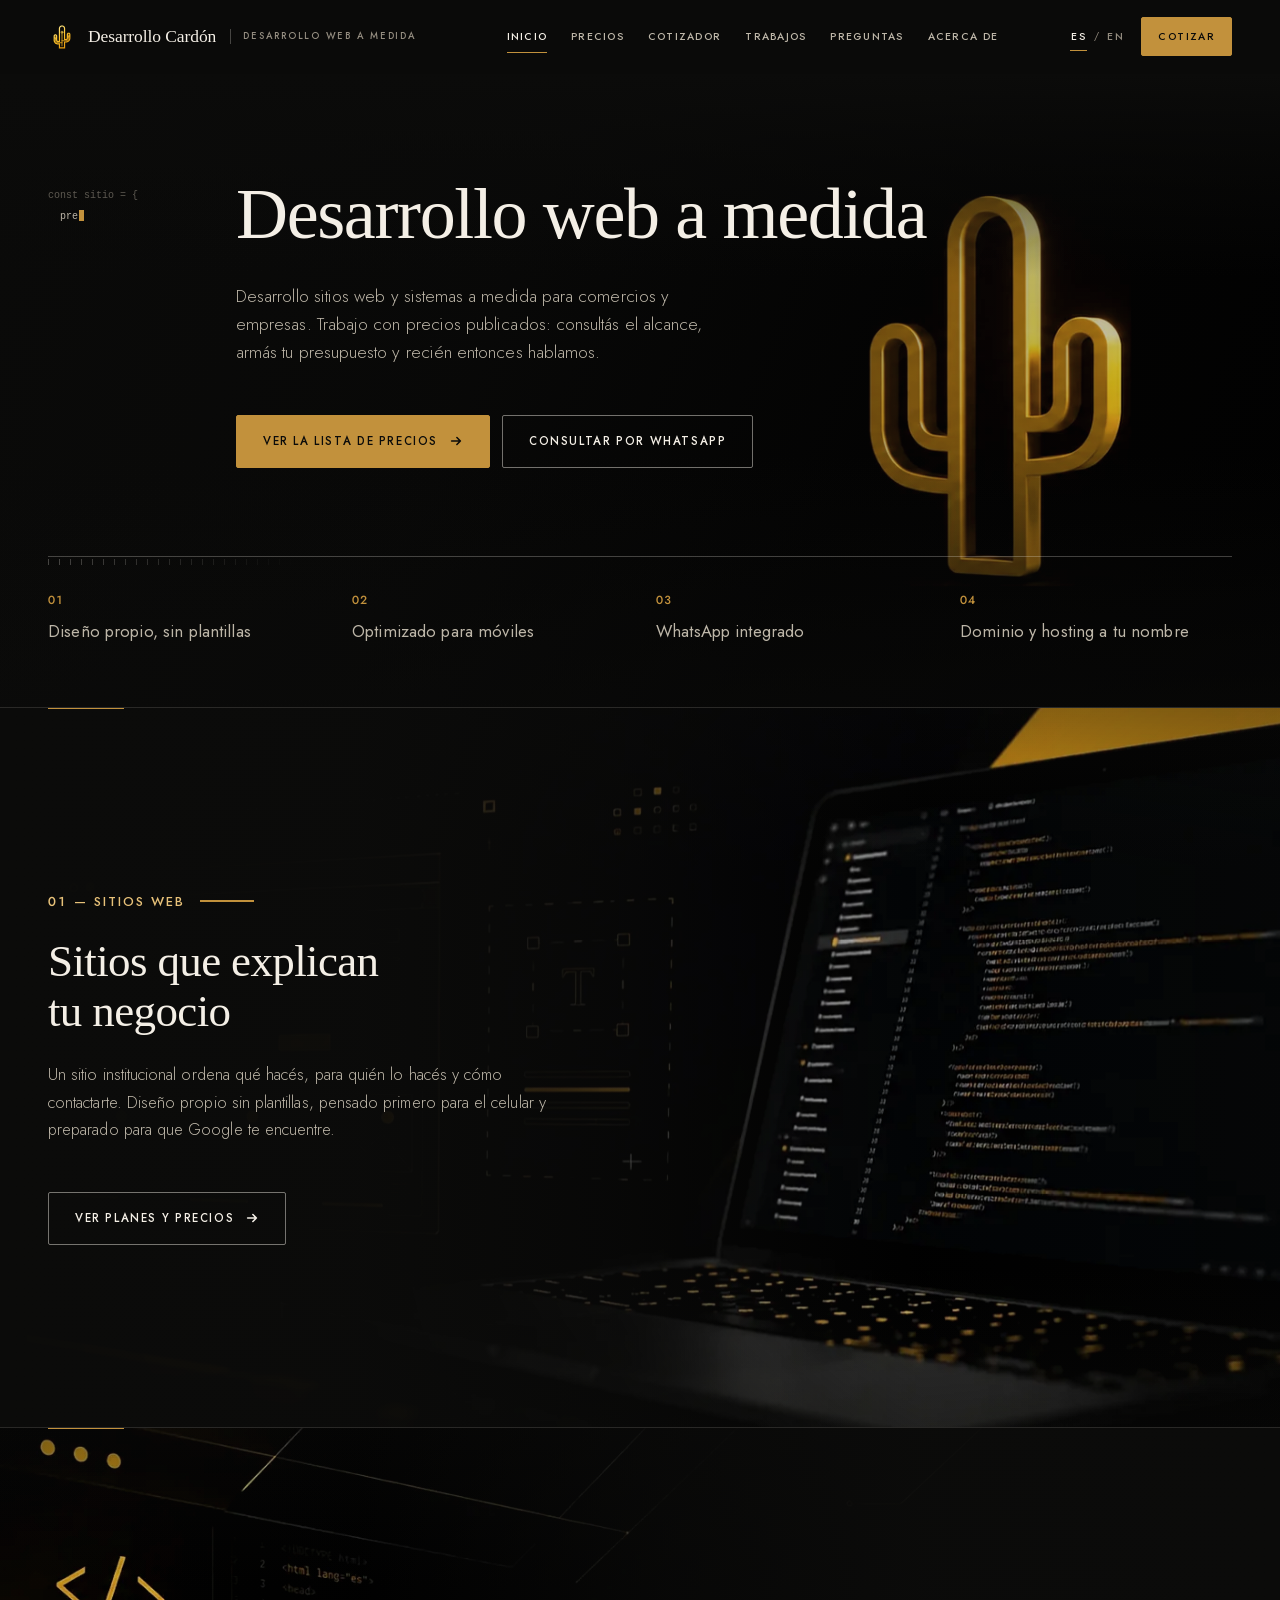
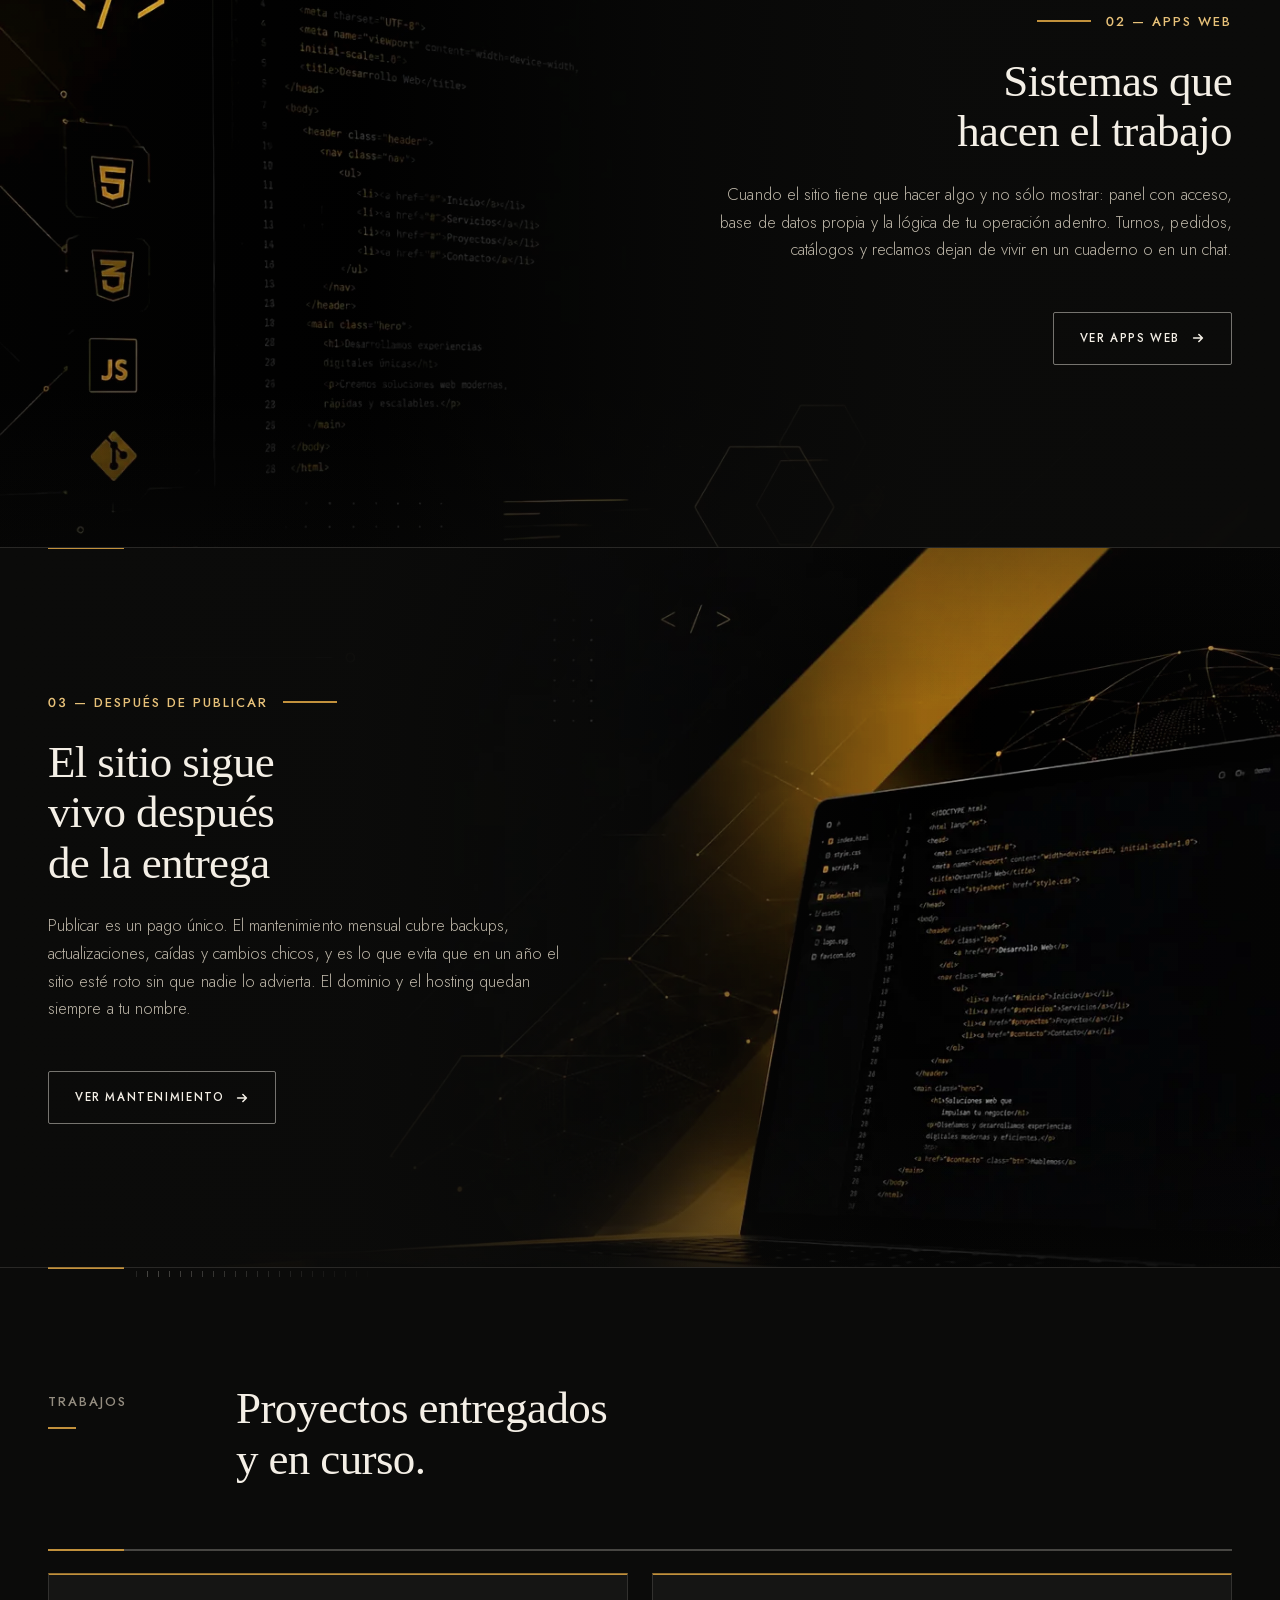
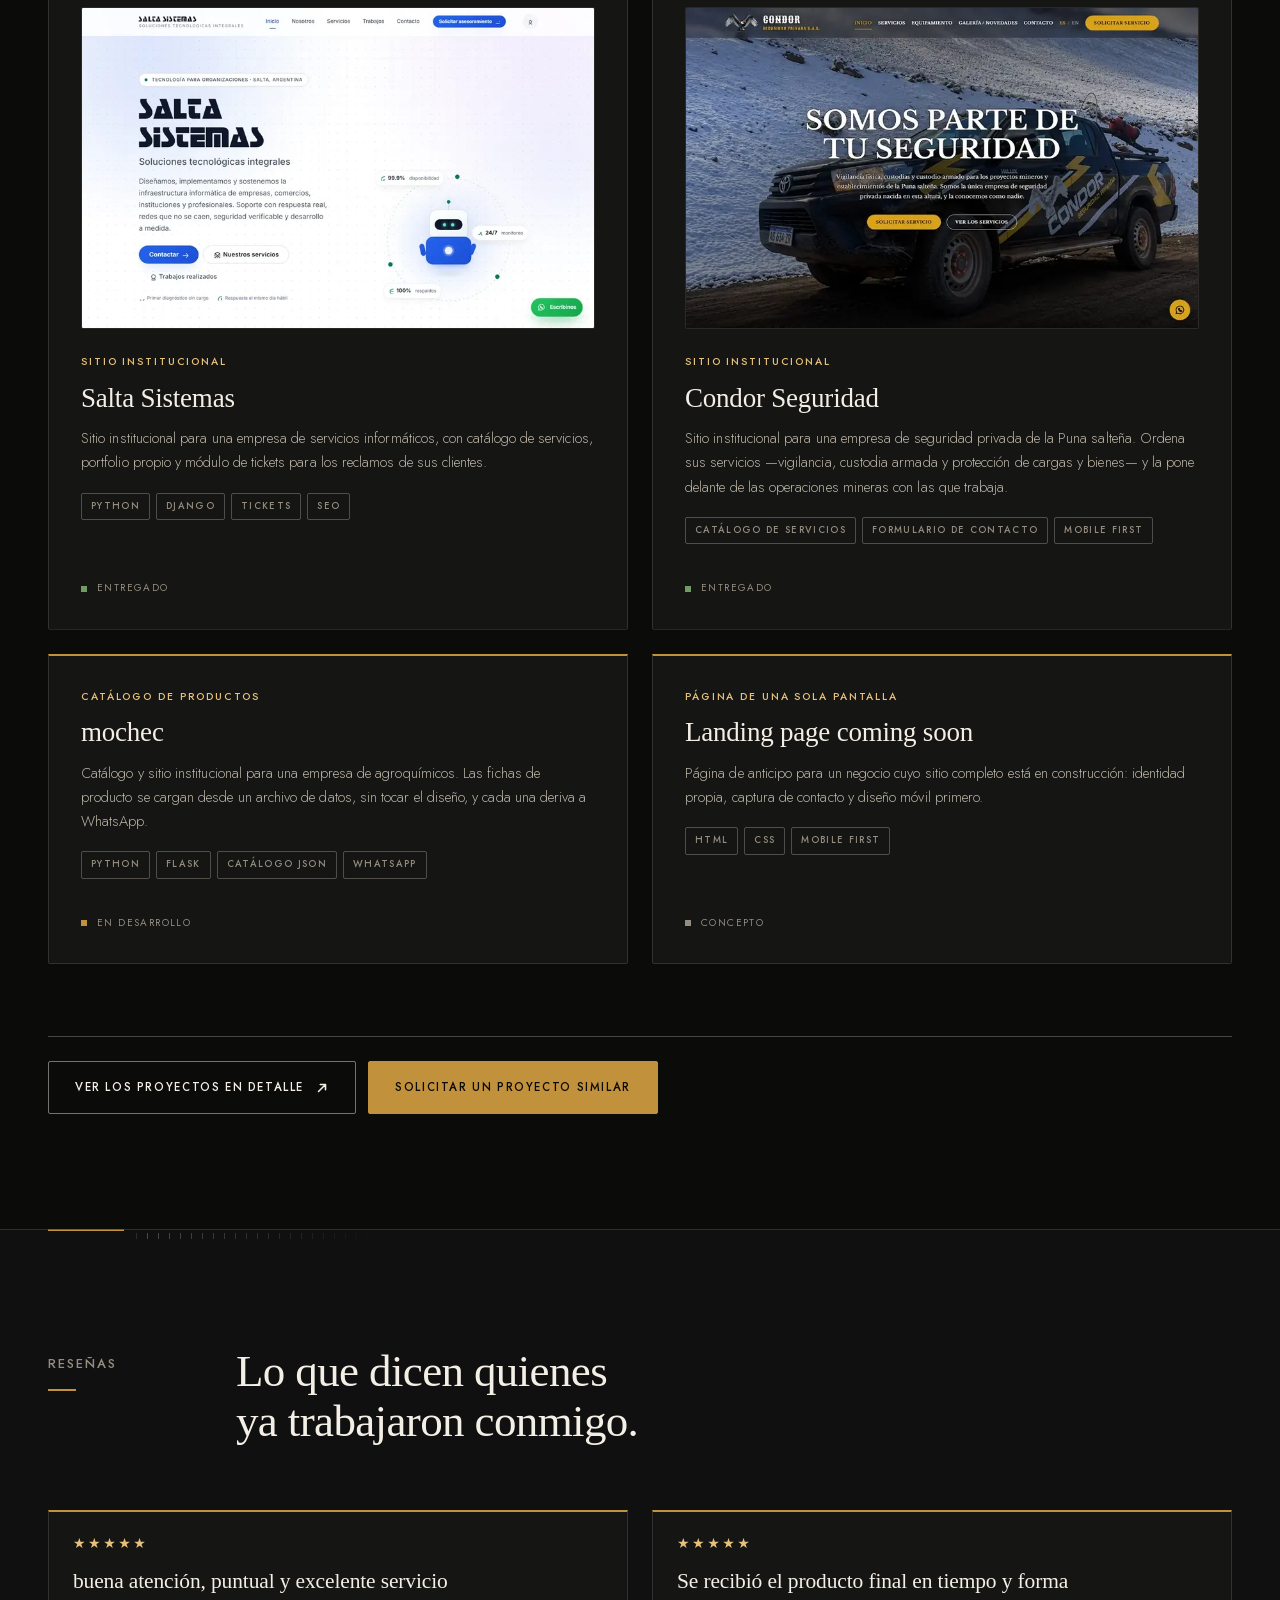
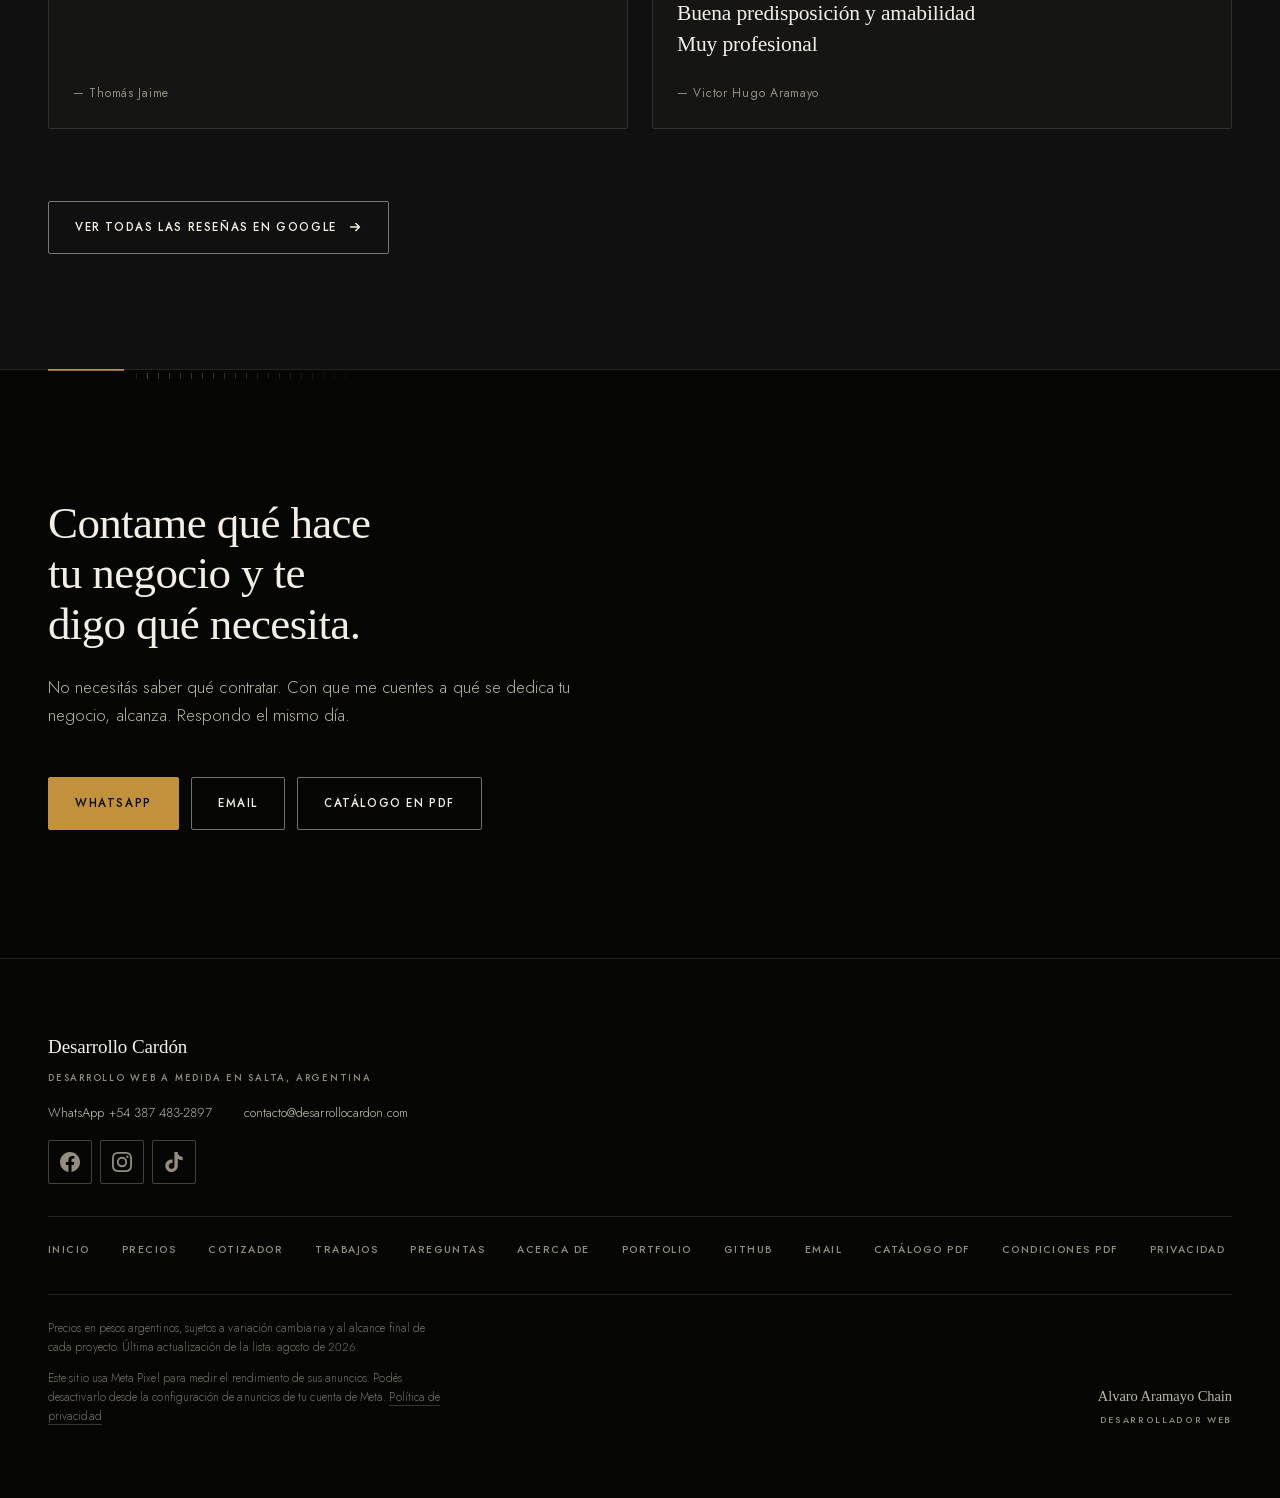
<file: index.html>
<!DOCTYPE html>
<html lang="es" class="no-js">
<head>
<meta charset="UTF-8">
<meta name="viewport" content="width=device-width, initial-scale=1.0">
<meta name="theme-color" content="#0B0B0A">

<title>Desarrollo web y sistemas a medida en Salta | Desarrollo Cardón</title>
<meta name="description" content="Desarrollo de sitios web institucionales y sistemas a medida para comercios y empresas, con precios publicados. Salta, Argentina.">
<link rel="canonical" href="https://desarrollocardon.com/">

<meta property="og:type" content="website">
<meta property="og:locale" content="es_AR">
<meta property="og:site_name" content="Desarrollo Cardón — Desarrollo web a medida">
<meta property="og:title" content="Desarrollo web a medida">
<meta property="og:description" content="Sitios web y sistemas a medida para comercios y empresas. Precios publicados y cotizador en línea.">
<meta property="og:url" content="https://desarrollocardon.com/">
<meta property="og:image" content="https://desarrollocardon.com/assets/og-cover.jpg">
<meta property="og:image:width" content="1200">
<meta property="og:image:height" content="630">
<meta name="twitter:card" content="summary_large_image">
<meta name="twitter:title" content="Desarrollo web a medida">
<meta name="twitter:description" content="Sitios web y sistemas a medida para comercios y empresas. Precios publicados y cotizador en línea.">
<meta name="twitter:image" content="https://desarrollocardon.com/assets/og-cover.jpg">

<link rel="icon" href="assets/logo.svg" type="image/svg+xml">
<link rel="icon" href="assets/favicon.ico" sizes="32x32">
<link rel="icon" href="assets/favicon-32.png" sizes="32x32" type="image/png">
<link rel="icon" href="assets/favicon-16.png" sizes="16x16" type="image/png">
<link rel="apple-touch-icon" href="assets/apple-touch-icon.png">

<link rel="preload" href="assets/fonts/jost-var.woff2" as="font" type="font/woff2" crossorigin>
<link rel="stylesheet" href="styles.css">

<script>
  /* Marca que hay JS ANTES del primer pintado: el CSS de animaciones
     sólo se aplica bajo .js, así que si el JS falla o está bloqueado
     el contenido se ve igual en vez de quedar invisible. */
  document.documentElement.className = 'js';
  setTimeout(function () {
    var h = document.documentElement;
    if (!h.classList.contains('reveal-ready')) h.classList.add('motion-off');
  }, 2500);
</script>

<!-- Meta Pixel. Va debajo del guardia de .js, que tiene que correr
     antes del primer pintado, y con defer para no bloquear el parseo.
     Registra PageView y los eventos del cotizador; el detalle esta en
     assets/metapixel.js. Este si deja cookie propia (_fbp). -->
<script defer src="assets/metapixel.js"></script>

<!-- Analitica. Va con defer: no bloquea la primera pintada ni cambia el
     orden de i18n.js y script.js, que siguen al final del body. Umami no
     usa cookies ni localStorage; el pixel de Meta, que va arriba, si deja
     una cookie propia. -->
<script defer src="https://cloud.umami.is/script.js" data-website-id="14271b89-4196-429c-a2cd-51047de8d7f0"></script>

<!-- Google tag (gtag.js) -->
<script async src="https://www.googletagmanager.com/gtag/js?id=AW-18130847876"></script>
<script>
  window.dataLayer = window.dataLayer || [];
  function gtag(){dataLayer.push(arguments);}
  gtag('js', new Date());
  gtag('config', 'AW-18130847876');
</script>

<!-- Event snippet for Contacto conversion page -->
<script>
function gtag_report_conversion(url) {
  var callback = function () {
    if (typeof(url) != 'undefined') {
      window.location = url;
    }
  };
  gtag('event', 'conversion', {
      'send_to': 'AW-18130847876/-tq5CPLGzqEdEISRu8VD',
      'event_callback': callback
  });
  return false;
}
</script>

<!-- Conversion "Contacto" de Google Ads en los enlaces de WhatsApp. Todos
     abren en pestana nueva, asi que se registra con un listener delegado
     que no frena la navegacion; cubre tambien los que arma script.js. -->
<script>
  document.addEventListener('click', function (ev) {
    var a = ev.target && ev.target.closest ? ev.target.closest('a[href]') : null;
    if (!a) return;
    var href = (a.getAttribute('href') || '').toLowerCase();
    if (/wa\.me|api\.whatsapp\.com|web\.whatsapp\.com/.test(href)) {
      gtag('event', 'conversion', { 'send_to': 'AW-18130847876/-tq5CPLGzqEdEISRu8VD' });
    }
  }, true);
</script>
</head>
<body>

<a class="skip" href="#contenido">Saltar al contenido</a>
<div class="rule-top" aria-hidden="true"><span id="progressBar"></span></div>
<!-- oferta:inicio -->
<aside class="oferta" id="oferta" aria-label="Oferta primeros clientes" data-oferta>
  <div class="oferta-in">
    <p class="oferta-t"><strong>Oferta primeros clientes</strong> — <span>5 proyectos en total, hasta el 30/11</span></p>
    <p class="oferta-d"><span>Sitio institucional $330.000</span> <span class="oferta-extra">(precio de lista $520.000). Puesta en producción sin cargo.</span></p>
    <a class="btn btn-gold btn-sm oferta-cta" href="https://wa.me/543874832897?text=Hola%21%20Quiero%20reservar%20mi%20lugar%20en%20la%20oferta%20primeros%20clientes.%20Me%20interesa%20el%20plan%20____." target="_blank" rel="noopener" data-wa-en="Hi! I'd like to reserve my spot in the first-client offer. I'm interested in the ____ plan." data-umami-event="whatsapp">Reservar mi lugar</a>
    <button type="button" class="oferta-x" id="ofertaX" aria-label="Cerrar la oferta" hidden>
      <svg viewBox="0 0 16 16" aria-hidden="true"><path d="M3.5 3.5l9 9M12.5 3.5l-9 9"/></svg>
    </button>
  </div>
</aside>
<!-- oferta:fin -->

<header class="nav" id="nav">
  <div class="nav-inner">
    <a class="brand" href="./">
      <img class="brand-mark" src="assets/logo.svg" alt=""
           width="28" height="28" decoding="async">
      Desarrollo Cardón <span class="brand-thin">Desarrollo web a medida</span>
    </a>

    <button type="button" class="nav-toggle" id="navToggle"
            aria-expanded="false" aria-controls="menuPrincipal" aria-label="Menú">
      <span aria-hidden="true"></span><span aria-hidden="true"></span>
    </button>

    <nav class="menu" id="menuPrincipal" aria-label="Navegación principal">
      <a class="menu-b menu-link is-active" href="./" aria-current="page">Inicio</a>
      <a class="menu-b menu-link" href="precios/">Precios</a>
      <a class="menu-b menu-link" href="cotizador/">Cotizador</a>
      <a class="menu-b menu-link" href="trabajos/">Trabajos</a>
      <a class="menu-b menu-link" href="preguntas/">Preguntas</a>
      <a class="menu-b menu-link" href="acerca/">Acerca de</a>
    </nav>

    <div class="nav-end">
      <div class="lang" role="group" aria-label="Idioma">
        <button type="button" class="lang-b" data-lang="es" lang="es">ES</button>
        <span class="lang-sep" aria-hidden="true">/</span>
        <button type="button" class="lang-b" data-lang="en" lang="en">EN</button>
      </div>
      <a class="btn btn-solid btn-sm" href="cotizador/">Cotizar</a>
    </div>
  </div>
</header>

<main id="contenido">

<section class="hero" id="top">
  <div class="hero-bg" aria-hidden="true">
    <img src="assets/bg/hero-marca.webp"
         srcset="assets/bg/hero-marca-1600.webp 1600w, assets/bg/hero-marca.webp 2560w"
         sizes="100vw" width="2560" height="1080" alt="" fetchpriority="high" decoding="async">
  </div>
  <div class="hero-in">
  <div class="hero-say">
    <div class="hero-code" id="heroCode" data-reveal="rise" aria-hidden="true"></div>

    <h1 class="display" data-reveal="mask">Desarrollo web a medida</h1>

    <p class="lead" data-reveal="rise" data-delay="1">
      Desarrollo sitios web y sistemas a medida para comercios y empresas.
      Trabajo con precios publicados: consultás el alcance, armás tu presupuesto
      y recién entonces hablamos.
    </p>

    <div class="hero-actions" data-reveal="rise" data-delay="2">
      <a class="btn btn-gold" href="precios/">
        Ver la lista de precios
        <svg class="ico-out" viewBox="0 0 16 16" aria-hidden="true"><path d="M3 8h10M9 4l4 4-4 4"/></svg>
      </a>
      <a class="btn btn-line" href="https://wa.me/543874832897?text=Hola%21%20Quiero%20consultar%20por%20un%20sitio%20web" target="_blank" rel="noopener" data-wa-en="Hi! I'd like to enquire about a website" data-umami-event="whatsapp">Consultar por WhatsApp</a>
    </div>
  </div>

  <ul class="hero-band" aria-label="Qué incluye el trabajo">
    <li data-reveal="rise" data-delay="0">Diseño propio, sin plantillas</li>
    <li data-reveal="rise" data-delay="1">Optimizado para móviles</li>
    <li data-reveal="rise" data-delay="2">WhatsApp integrado</li>
    <li data-reveal="rise" data-delay="3">Dominio y hosting a tu nombre</li>
  </ul>
  </div>
</section>

<section class="shot" id="sitios-info">
  <div class="shot-bg" aria-hidden="true">
    <img src="assets/bg/sitios.webp"
         srcset="assets/bg/sitios-1600.webp 1600w, assets/bg/sitios.webp 3200w"
         sizes="100vw" width="3200" height="1800" alt="" loading="lazy" decoding="async">
  </div>
  <div class="wrap shot-in">
    <p class="sec-idx" data-reveal="rise">01 — Sitios web</p>
    <h2 class="display-2" data-reveal="mask">Sitios que explican tu negocio</h2>
    <p class="shot-note" data-reveal="rise" data-delay="1">Un sitio institucional ordena qué hacés, para quién lo hacés y cómo contactarte. Diseño propio sin plantillas, pensado primero para el celular y preparado para que Google te encuentre.</p>
    <div class="shot-cta" data-reveal="rise" data-delay="2">
      <a class="btn btn-line" href="precios/#sitios">Ver planes y precios
        <svg class="ico-out" viewBox="0 0 16 16" aria-hidden="true"><path d="M3 8h10M9 4l4 4-4 4"/></svg>
      </a>
      <p class="shot-oferta" data-oferta>Oferta primeros clientes hasta el 30/11: sitio institucional a $330.000, puesta en producción sin cargo.</p>
    </div>
  </div>
</section>

<section class="shot shot-alt" id="apps-info">
  <div class="shot-bg" aria-hidden="true">
    <img src="assets/bg/apps.webp"
         srcset="assets/bg/apps-1600.webp 1600w, assets/bg/apps.webp 3200w"
         sizes="100vw" width="3200" height="1800" alt="" loading="lazy" decoding="async">
  </div>
  <div class="wrap shot-in">
    <p class="sec-idx" data-reveal="rise">02 — Apps web</p>
    <h2 class="display-2" data-reveal="mask">Sistemas que hacen el trabajo</h2>
    <p class="shot-note" data-reveal="rise" data-delay="1">Cuando el sitio tiene que hacer algo y no sólo mostrar: panel con acceso, base de datos propia y la lógica de tu operación adentro. Turnos, pedidos, catálogos y reclamos dejan de vivir en un cuaderno o en un chat.</p>
    <div class="shot-cta" data-reveal="rise" data-delay="2">
      <a class="btn btn-line" href="precios/#apps">Ver apps web
        <svg class="ico-out" viewBox="0 0 16 16" aria-hidden="true"><path d="M3 8h10M9 4l4 4-4 4"/></svg>
      </a>
    </div>
  </div>
</section>

<section class="shot" id="hosting-info">
  <div class="shot-bg" aria-hidden="true">
    <img src="assets/bg/hosting.webp"
         srcset="assets/bg/hosting-1600.webp 1600w, assets/bg/hosting.webp 3200w"
         sizes="100vw" width="3200" height="1800" alt="" loading="lazy" decoding="async">
  </div>
  <div class="wrap shot-in">
    <p class="sec-idx" data-reveal="rise">03 — Después de publicar</p>
    <h2 class="display-2" data-reveal="mask">El sitio sigue vivo después de la entrega</h2>
    <p class="shot-note" data-reveal="rise" data-delay="1">Publicar es un pago único. El mantenimiento mensual cubre backups, actualizaciones, caídas y cambios chicos, y es lo que evita que en un año el sitio esté roto sin que nadie lo advierta. El dominio y el hosting quedan siempre a tu nombre.</p>
    <div class="shot-cta" data-reveal="rise" data-delay="2">
      <a class="btn btn-line" href="precios/#hosting">Ver mantenimiento
        <svg class="ico-out" viewBox="0 0 16 16" aria-hidden="true"><path d="M3 8h10M9 4l4 4-4 4"/></svg>
      </a>
    </div>
  </div>
</section>
<section class="band" id="trabajos" aria-labelledby="h-trab">
  <div class="wrap">
    <div class="sec">
      <p class="sec-idx" data-reveal="rise">Trabajos</p>
      <h2 id="h-trab" class="display-2" data-reveal="mask">Proyectos entregados y en curso.</h2>
    </div>

    <div class="works" data-stagger>

      <article class="work">
        <div class="work-shot">
          <img src="assets/trabajos/salta-sistemas.webp"
               srcset="assets/trabajos/salta-sistemas-800.webp 800w, assets/trabajos/salta-sistemas.webp 1200w"
               sizes="(min-width:840px) 560px, 88vw" alt="Salta Sistemas: captura del sitio institucional con módulo de tickets"
               width="1200" height="750" loading="lazy" decoding="async">
        </div>
        <p class="work-kind">Sitio institucional</p>
        <h3 class="work-name">Salta Sistemas</h3>
        <p class="work-desc">Sitio institucional para una empresa de servicios informáticos, con catálogo de servicios, portfolio propio y módulo de tickets para los reclamos de sus clientes.</p>
        <ul class="work-tags"><li>Python</li><li>Django</li><li>Tickets</li><li>SEO</li></ul>
        <p class="work-state"><span class="work-dot is-done" aria-hidden="true"></span>Entregado</p>
      </article>

      <article class="work">
        <div class="work-shot">
          <img src="assets/trabajos/condor-seguridad.webp"
               srcset="assets/trabajos/condor-seguridad-800.webp 800w, assets/trabajos/condor-seguridad.webp 1200w"
               sizes="(min-width:840px) 560px, 88vw" alt="Condor Seguridad: captura del sitio institucional"
               width="1200" height="750" loading="lazy" decoding="async">
        </div>
        <p class="work-kind">Sitio institucional</p>
        <h3 class="work-name">Condor Seguridad</h3>
        <p class="work-desc">Sitio institucional para una empresa de seguridad privada de la Puna salteña. Ordena sus servicios —vigilancia, custodia armada y protección de cargas y bienes— y la pone delante de las operaciones mineras con las que trabaja.</p>
        <ul class="work-tags"><li>Catálogo de servicios</li><li>Formulario de contacto</li><li>Mobile first</li></ul>
        <p class="work-state"><span class="work-dot is-done" aria-hidden="true"></span>Entregado</p>
      </article>

      <article class="work">
        <p class="work-kind">Catálogo de productos</p>
        <h3 class="work-name">mochec</h3>
        <p class="work-desc">Catálogo y sitio institucional para una empresa de agroquímicos. Las fichas de producto se cargan desde un archivo de datos, sin tocar el diseño, y cada una deriva a WhatsApp.</p>
        <ul class="work-tags"><li>Python</li><li>Flask</li><li>Catálogo JSON</li><li>WhatsApp</li></ul>
        <p class="work-state"><span class="work-dot is-wip" aria-hidden="true"></span>En desarrollo</p>
      </article>

      <article class="work">
        <p class="work-kind">Página de una sola pantalla</p>
        <h3 class="work-name">Landing page coming soon</h3>
        <p class="work-desc">Página de anticipo para un negocio cuyo sitio completo está en construcción: identidad propia, captura de contacto y diseño móvil primero.</p>
        <ul class="work-tags"><li>HTML</li><li>CSS</li><li>Mobile first</li></ul>
        <p class="work-state"><span class="work-dot is-concept" aria-hidden="true"></span>Concepto</p>
      </article>

    </div>

    <div class="works-foot">
      <a class="btn btn-line" href="trabajos/">
        Ver los proyectos en detalle
        <svg class="ico-out" viewBox="0 0 16 16" aria-hidden="true"><path d="M4 12L12 4M12 4H6M12 4V10"/></svg>
      </a>
      <a class="btn btn-gold" href="https://wa.me/543874832897?text=Hola%21%20Vi%20tus%20trabajos%20y%20quiero%20consultar%20por%20algo%20parecido" target="_blank" rel="noopener" data-wa-en="Hi! I saw your work and I'd like something similar" data-umami-event="whatsapp">Solicitar un proyecto similar</a>
    </div>
  </div>
</section><section class="band band-soft" id="resenas" aria-labelledby="h-res">
  <div class="wrap">
    <div class="sec">
      <p class="sec-idx" data-reveal="rise">Reseñas</p>
      <h2 id="h-res" class="display-2" data-reveal="mask">Lo que dicen quienes ya trabajaron conmigo.</h2>
    </div>

    <div class="reviews">
      <article class="rev" data-reveal="rise" data-delay="1">
        <p class="rev-stars" aria-label="5 de 5 estrellas"><span aria-hidden="true">★★★★★</span></p>
        <blockquote class="rev-quote">buena atención, puntual y excelente servicio</blockquote>
        <p class="rev-who">Thomás Jaime</p>
      </article>

      <article class="rev" data-reveal="rise" data-delay="2">
        <p class="rev-stars" aria-label="5 de 5 estrellas"><span aria-hidden="true">★★★★★</span></p>
        <blockquote class="rev-quote">Se recibió el producto final en tiempo y forma<br>Buena predisposición y amabilidad<br>Muy profesional</blockquote>
        <p class="rev-who">Victor Hugo Aramayo</p>
      </article>
    </div>

    <div class="sec-cta" data-reveal="rise" data-delay="3">
      <a class="btn btn-line" href="https://g.page/r/CV3smKA670ODEAI/review" target="_blank" rel="noopener" data-umami-event="resenas-google">
        Ver todas las reseñas en Google
        <svg class="ico-out" viewBox="0 0 16 16" aria-hidden="true"><path d="M3 8h10M9 4l4 4-4 4"/></svg>
      </a>
    </div>
  </div>
</section><section class="close" id="contacto" aria-labelledby="h-close">
  <div class="wrap close-in">
    <h2 id="h-close" class="display-2" data-reveal="mask">Contame qué hace tu negocio y te digo qué necesita.</h2>
    <p class="close-note" data-reveal="rise" data-delay="1">
      No necesitás saber qué contratar. Con que me cuentes a qué se dedica tu negocio,
      alcanza. Respondo el mismo día.
    </p>
    <div class="close-actions" data-reveal="rise" data-delay="2">
      <a class="btn btn-gold" href="https://wa.me/543874832897?text=Hola%21%20Quiero%20consultar%20por%20un%20sitio%20web" target="_blank" rel="noopener" data-wa-en="Hi! I'd like to ask about a website" data-umami-event="whatsapp">WhatsApp</a>
      <a class="btn btn-line" href="mailto:contacto@desarrollocardon.com?subject=Consulta%20por%20servicios%20web" data-mail-en="Enquiry about web services">Email</a>
      <a class="btn btn-line" href="catalogo.pdf" target="_blank" rel="noopener" data-umami-event="catalogo-pdf">Catálogo en PDF</a>
    </div>
  </div>
</section>
</main>

<a class="wafab" id="waFab" href="https://wa.me/543874832897?text=Hola%21%20Quiero%20consultar%20por%20un%20sitio%20web"
   target="_blank" rel="noopener" aria-label="Escribirme por WhatsApp" data-wa-en="Hi! I'd like to enquire about a website" data-umami-event="whatsapp">
  <svg viewBox="0 0 24 24" aria-hidden="true"><path d="M12 2a10 10 0 0 0-8.6 15.1L2 22l5-1.3A10 10 0 1 0 12 2zm5.3 14.1c-.2.6-1.3 1.2-1.8 1.2-.5.1-1 .1-1.7-.1-.4-.1-.9-.3-1.5-.6-2.6-1.2-4.3-3.9-4.5-4.1-.1-.2-1-1.4-1-2.6s.6-1.8.9-2.1c.2-.2.5-.3.7-.3h.5c.2 0 .4 0 .6.5l.8 1.9c.1.2.1.4 0 .6l-.3.5-.4.4c-.1.1-.3.3-.1.6.1.3.6 1.1 1.4 1.8 1 .9 1.8 1.1 2 1.2.3.1.4.1.6-.1l.8-1c.2-.2.4-.2.6-.1l1.8.9c.2.1.4.2.5.3s.1.6-.1 1.2z"/></svg>
  <span>WhatsApp</span>
</a>

<footer>
  <div class="wrap foot-in">
    <p class="foot-name">Desarrollo Cardón<span>Desarrollo web a medida en Salta, Argentina</span></p>
    <p class="foot-contact">
      <a href="https://wa.me/543874832897?text=Hola%21%20Quiero%20consultar%20por%20un%20sitio%20web" target="_blank" rel="noopener" data-wa-en="Hi! I'd like to enquire about a website" data-umami-event="whatsapp">WhatsApp +54 387 483-2897</a>
      <a href="mailto:contacto@desarrollocardon.com?subject=Consulta%20por%20servicios%20web" data-mail-en="Enquiry about web services">contacto@desarrollocardon.com</a>
    </p>
    <nav class="foot-social" aria-label="Redes sociales">
      <a href="https://www.facebook.com/profile.php?id=61593945924018" target="_blank" rel="noopener" aria-label="Facebook" data-umami-event="social-facebook"><svg viewBox="0 0 24 24" aria-hidden="true"><path d="M24 12.07C24 5.4 18.63 0 12 0S0 5.4 0 12.07c0 6.02 4.39 11.02 10.12 11.93v-8.44H7.08v-3.49h3.04V9.41c0-3.02 1.79-4.69 4.53-4.69 1.31 0 2.69.24 2.69.24v2.97h-1.52c-1.49 0-1.96.93-1.96 1.88v2.26h3.33l-.53 3.49h-2.8V24C19.61 23.09 24 18.09 24 12.07z"/></svg></a>
      <a href="https://www.instagram.com/desarrollocardondev/" target="_blank" rel="noopener" aria-label="Instagram" data-umami-event="social-instagram"><svg viewBox="0 0 24 24" aria-hidden="true"><path d="M12 2.16c3.2 0 3.58.01 4.85.07 3.25.15 4.77 1.69 4.92 4.92.06 1.27.07 1.65.07 4.85s-.01 3.58-.07 4.85c-.15 3.23-1.66 4.77-4.92 4.92-1.27.06-1.64.07-4.85.07s-3.58-.01-4.85-.07c-3.26-.15-4.77-1.7-4.92-4.92C2.17 15.58 2.16 15.2 2.16 12s.01-3.58.07-4.85C2.38 3.92 3.9 2.38 7.15 2.23 8.42 2.17 8.8 2.16 12 2.16zM12 0C8.74 0 8.33.01 7.05.07 2.7.27.27 2.69.07 7.05.01 8.33 0 8.74 0 12s.01 3.67.07 4.95c.2 4.36 2.62 6.78 6.98 6.98C8.33 23.99 8.74 24 12 24s3.67-.01 4.95-.07c4.35-.2 6.78-2.62 6.98-6.98.06-1.28.07-1.69.07-4.95s-.01-3.67-.07-4.95c-.2-4.35-2.62-6.78-6.98-6.98C15.67.01 15.26 0 12 0zm0 5.84a6.16 6.16 0 1 0 0 12.32 6.16 6.16 0 0 0 0-12.32zM12 16a4 4 0 1 1 0-8 4 4 0 0 1 0 8zm6.4-11.85a1.44 1.44 0 1 0 0 2.88 1.44 1.44 0 0 0 0-2.88z"/></svg></a>
      <a href="https://www.tiktok.com/@desarrollocardon" target="_blank" rel="noopener" aria-label="TikTok" data-umami-event="social-tiktok"><svg viewBox="0 0 24 24" aria-hidden="true"><path d="M12.53.02C13.84 0 15.14.01 16.44 0c.08 1.53.63 3.09 1.75 4.17 1.12 1.11 2.7 1.62 4.24 1.79v4.03c-1.44-.05-2.89-.35-4.2-.97-.57-.26-1.1-.59-1.62-.93-.01 2.92.01 5.84-.02 8.75-.08 1.4-.54 2.79-1.35 3.94-1.31 1.92-3.58 3.17-5.91 3.21-1.43.08-2.86-.31-4.08-1.03-2.02-1.19-3.44-3.37-3.65-5.71-.02-.5-.03-1-.01-1.49.18-1.9 1.12-3.72 2.58-4.96 1.66-1.44 3.98-2.13 6.15-1.72.02 1.48-.04 2.96-.04 4.44-.99-.32-2.15-.23-3.02.37-.63.41-1.11 1.04-1.36 1.75-.21.51-.15 1.07-.14 1.61.24 1.64 1.82 3.02 3.5 2.87 1.12-.01 2.19-.66 2.77-1.61.19-.33.4-.67.41-1.06.1-1.79.06-3.57.07-5.36.01-4.03-.01-8.05.02-12.07z"/></svg></a>
    </nav>
    <nav class="foot-links" aria-label="Enlaces">
      <a href="./">Inicio</a>
      <a href="precios/">Precios</a>
      <a href="cotizador/">Cotizador</a>
      <a href="trabajos/">Trabajos</a>
      <a href="preguntas/">Preguntas</a>
      <a href="acerca/">Acerca de</a>
      <a href="https://alvaroaramayochain.github.io/" target="_blank" rel="noopener">Portfolio</a>
      <a href="https://github.com/AlvaroAramayoChain" target="_blank" rel="noopener">GitHub</a>
      <a href="mailto:contacto@desarrollocardon.com?subject=Consulta%20por%20servicios%20web" data-mail-en="Enquiry about web services">Email</a>
      <a href="catalogo.pdf" target="_blank" rel="noopener" data-umami-event="catalogo-pdf">Catálogo PDF</a>
      <a href="condiciones.pdf" target="_blank" rel="noopener" data-umami-event="condiciones-pdf">Condiciones PDF</a>
      <a href="privacidad/">Privacidad</a>
    </nav>
    <div class="foot-end">
      <div class="foot-fine">
        <p class="foot-legal">Precios en pesos argentinos, sujetos a variación cambiaria y al alcance final de cada proyecto. Última actualización de la lista: agosto de 2026.</p>
        <p class="foot-legal foot-priv">Este sitio usa Meta Pixel para medir el rendimiento de sus anuncios. Podés desactivarlo desde la configuración de anuncios de tu cuenta de Meta. <a href="privacidad/">Política de privacidad</a></p>
      </div>
      <p class="foot-by">Alvaro Aramayo Chain<span>Desarrollador web</span></p>
    </div>
  </div>
</footer>

<script src="assets/i18n.js"></script>
<script src="script.js" defer></script>

<script type="application/ld+json">
{
  "@context": "https://schema.org",
  "@graph": [
    {
      "@type": "WebSite",
      "@id": "https://desarrollocardon.com/#sitio",
      "url": "https://desarrollocardon.com/",
      "name": "Desarrollo Cardón",
      "alternateName": "Desarrollo Cardón — Desarrollo web a medida",
      "inLanguage": "es-AR",
      "publisher": { "@id": "https://desarrollocardon.com/#negocio" }
    },
    {
      "@type": "ProfessionalService",
      "@id": "https://desarrollocardon.com/#negocio",
      "name": "Desarrollo Cardón",
      "alternateName": "Desarrollo Cardón — Desarrollo web a medida",
      "founder": { "@id": "https://desarrollocardon.com/#fundador" },
      "description": "Desarrollo de sitios web y sistemas a medida para comercios y empresas, con precios publicados.",
      "url": "https://desarrollocardon.com/",
      "logo": {
        "@type": "ImageObject",
        "url": "https://desarrollocardon.com/logo/cardon-isotipo-1024.png",
        "width": 1024,
        "height": 1024
      },
      "image": "https://desarrollocardon.com/assets/og-cover.jpg",
      "email": "contacto@desarrollocardon.com",
      "telephone": "+543874832897",
      "priceRange": "$$",
      "areaServed": [
        { "@type": "City", "name": "Salta" },
        { "@type": "Country", "name": "Argentina" }
      ],
      "address": { "@type": "PostalAddress", "addressLocality": "Salta", "addressRegion": "Salta", "addressCountry": "AR" },
      "hasOfferCatalog": { "@id": "https://desarrollocardon.com/precios/#catalogo" },
      "sameAs": [
        "https://g.page/r/CV3smKA670ODEAI/review",
        "https://www.instagram.com/desarrollocardondev/"
      ]
    },
    {
      "@type": "Person",
      "@id": "https://desarrollocardon.com/#fundador",
      "name": "Alvaro Aramayo Chain",
      "jobTitle": "Desarrollador web",
      "url": "https://alvaroaramayochain.github.io/",
      "worksFor": { "@id": "https://desarrollocardon.com/#negocio" },
      "knowsAbout": ["Desarrollo web", "Sitios web institucionales", "Aplicaciones web", "Python", "Django", "Flask"],
      "sameAs": [
        "https://alvaroaramayochain.github.io/",
        "https://github.com/AlvaroAramayoChain",
        "https://www.fiverr.com/s/2ppgq6L",
        "https://www.upwork.com/freelancers/~011c5f37c58d8a6f0a"
      ]
    }
  ]
}
</script>
</body>
</html>
</file>
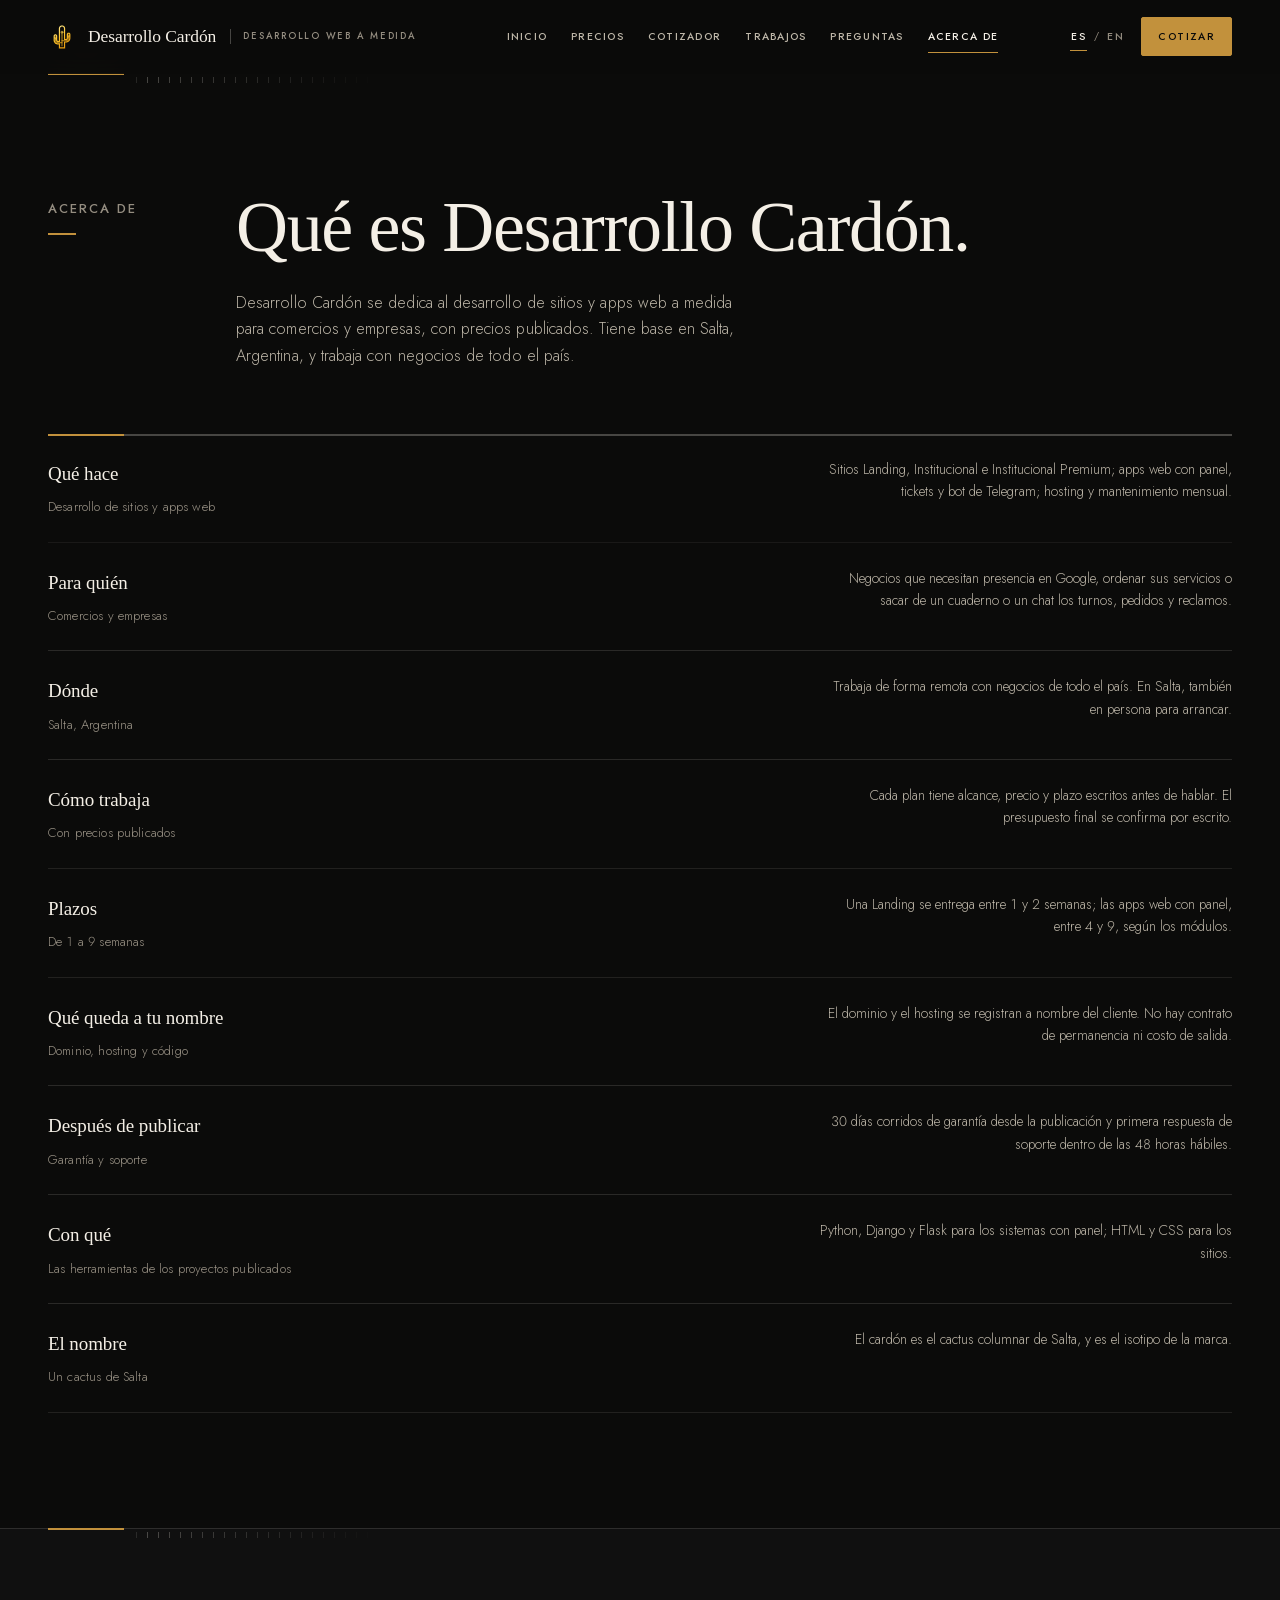
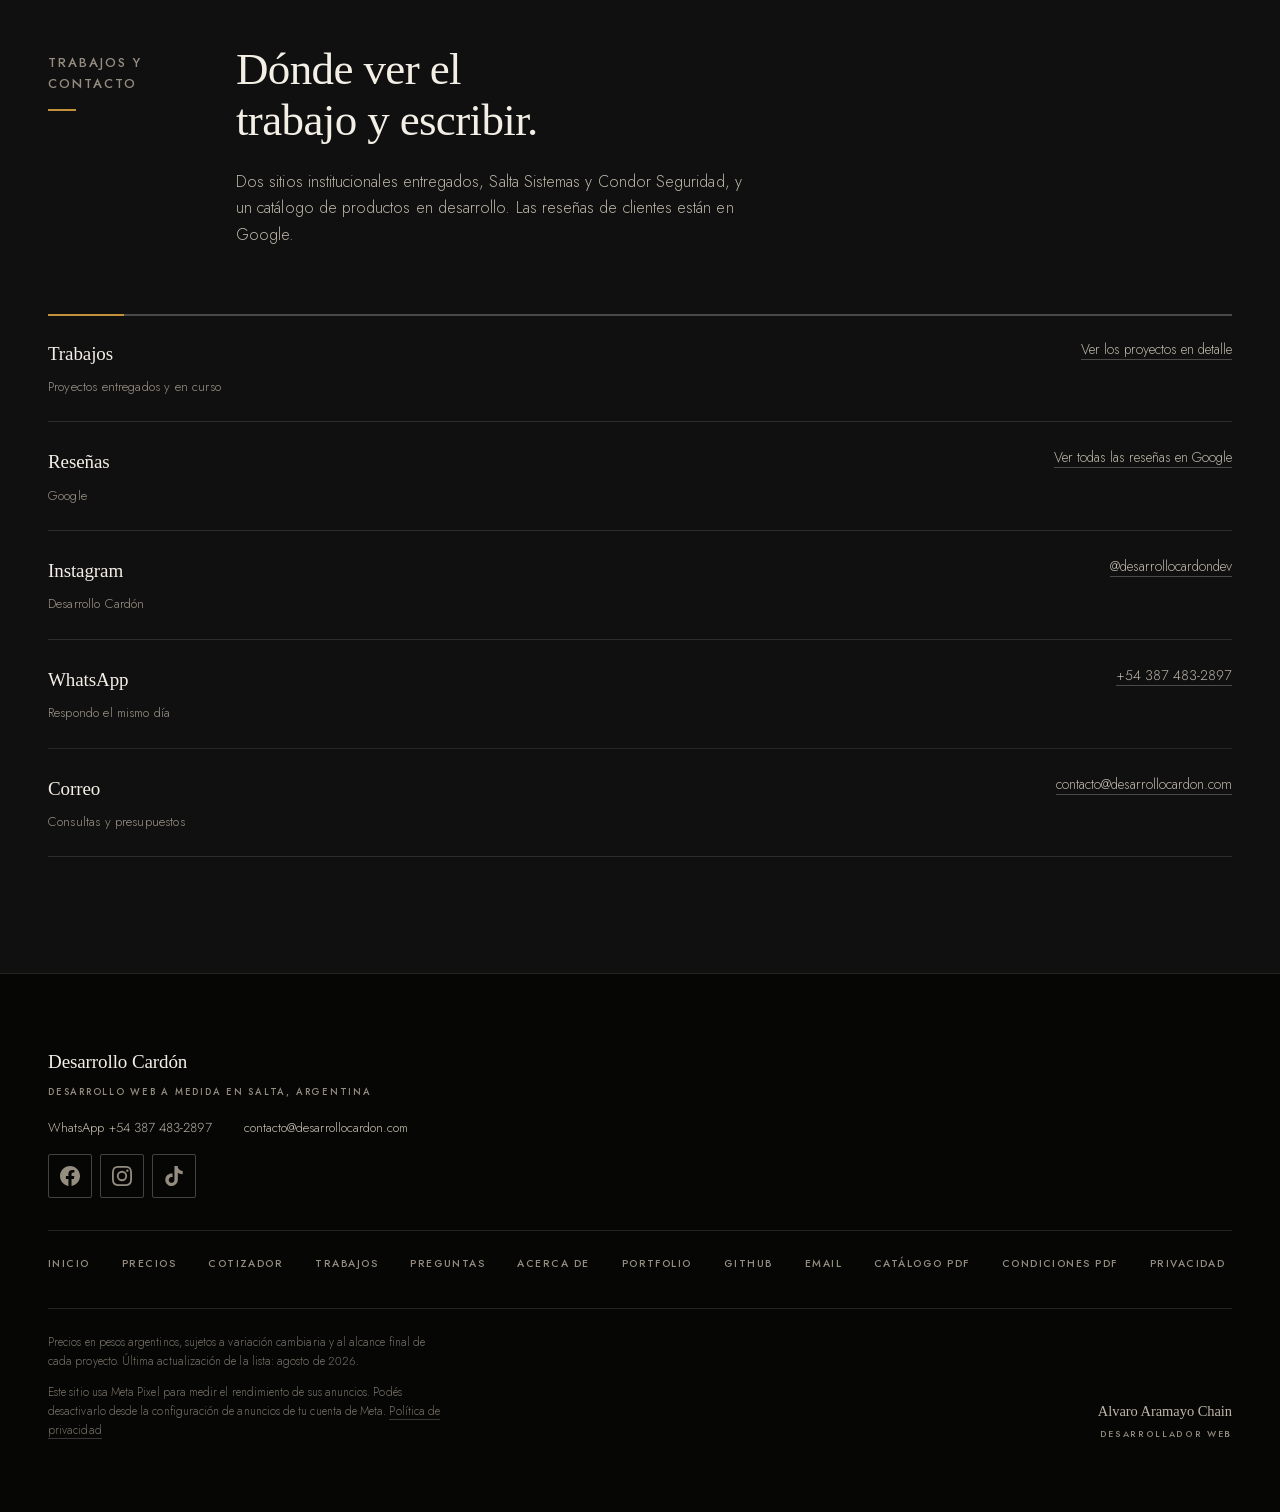
<file: acerca/index.html>
<!DOCTYPE html>
<html lang="es" class="no-js">
<head>
<meta charset="UTF-8">
<meta name="viewport" content="width=device-width, initial-scale=1.0">
<meta name="theme-color" content="#0B0B0A">

<title>Acerca de Desarrollo Cardón | Sitios y apps web en Salta</title>
<meta name="description" content="Desarrollo Cardón se dedica al desarrollo de sitios y apps web a medida para comercios y empresas, con precios publicados. Salta, Argentina.">
<link rel="canonical" href="https://desarrollocardon.com/acerca/">

<meta property="og:type" content="website">
<meta property="og:locale" content="es_AR">
<meta property="og:site_name" content="Desarrollo Cardón — Desarrollo web a medida">
<meta property="og:title" content="Acerca de Desarrollo Cardón">
<meta property="og:description" content="Qué hace Desarrollo Cardón, dónde trabaja y cómo.">
<meta property="og:url" content="https://desarrollocardon.com/acerca/">
<meta property="og:image" content="https://desarrollocardon.com/assets/og-cover.jpg">
<meta property="og:image:width" content="1200">
<meta property="og:image:height" content="630">
<meta name="twitter:card" content="summary_large_image">
<meta name="twitter:title" content="Acerca de Desarrollo Cardón">
<meta name="twitter:description" content="Qué hace Desarrollo Cardón, dónde trabaja y cómo.">
<meta name="twitter:image" content="https://desarrollocardon.com/assets/og-cover.jpg">

<link rel="icon" href="../assets/logo.svg" type="image/svg+xml">
<link rel="icon" href="../assets/favicon.ico" sizes="32x32">
<link rel="icon" href="../assets/favicon-32.png" sizes="32x32" type="image/png">
<link rel="icon" href="../assets/favicon-16.png" sizes="16x16" type="image/png">
<link rel="apple-touch-icon" href="../assets/apple-touch-icon.png">

<link rel="preload" href="../assets/fonts/jost-var.woff2" as="font" type="font/woff2" crossorigin>
<link rel="stylesheet" href="../styles.css">

<script>
  /* Marca que hay JS ANTES del primer pintado: el CSS de animaciones
     sólo se aplica bajo .js, así que si el JS falla o está bloqueado
     el contenido se ve igual en vez de quedar invisible. */
  document.documentElement.className = 'js';
  setTimeout(function () {
    var h = document.documentElement;
    if (!h.classList.contains('reveal-ready')) h.classList.add('motion-off');
  }, 2500);
</script>

<!-- Meta Pixel. Va debajo del guardia de .js, que tiene que correr
     antes del primer pintado, y con defer para no bloquear el parseo.
     Registra PageView y los eventos del cotizador; el detalle esta en
     assets/metapixel.js. Este si deja cookie propia (_fbp). -->
<script defer src="../assets/metapixel.js"></script>

<!-- Analitica. Va con defer: no bloquea la primera pintada ni cambia el
     orden de i18n.js y script.js, que siguen al final del body. Umami no
     usa cookies ni localStorage; el pixel de Meta, que va arriba, si deja
     una cookie propia. -->
<script defer src="https://cloud.umami.is/script.js" data-website-id="14271b89-4196-429c-a2cd-51047de8d7f0"></script>

<!-- Google tag (gtag.js) -->
<script async src="https://www.googletagmanager.com/gtag/js?id=AW-18130847876"></script>
<script>
  window.dataLayer = window.dataLayer || [];
  function gtag(){dataLayer.push(arguments);}
  gtag('js', new Date());
  gtag('config', 'AW-18130847876');
</script>

<!-- Event snippet for Contacto conversion page -->
<script>
function gtag_report_conversion(url) {
  var callback = function () {
    if (typeof(url) != 'undefined') {
      window.location = url;
    }
  };
  gtag('event', 'conversion', {
      'send_to': 'AW-18130847876/-tq5CPLGzqEdEISRu8VD',
      'event_callback': callback
  });
  return false;
}
</script>

<!-- Conversion "Contacto" de Google Ads en los enlaces de WhatsApp. Todos
     abren en pestana nueva, asi que se registra con un listener delegado
     que no frena la navegacion; cubre tambien los que arma script.js. -->
<script>
  document.addEventListener('click', function (ev) {
    var a = ev.target && ev.target.closest ? ev.target.closest('a[href]') : null;
    if (!a) return;
    var href = (a.getAttribute('href') || '').toLowerCase();
    if (/wa\.me|api\.whatsapp\.com|web\.whatsapp\.com/.test(href)) {
      gtag('event', 'conversion', { 'send_to': 'AW-18130847876/-tq5CPLGzqEdEISRu8VD' });
    }
  }, true);
</script>
</head>
<body>

<a class="skip" href="#contenido">Saltar al contenido</a>
<div class="rule-top" aria-hidden="true"><span id="progressBar"></span></div>
<!-- oferta:inicio -->
<aside class="oferta" id="oferta" aria-label="Oferta primeros clientes" data-oferta>
  <div class="oferta-in">
    <p class="oferta-t"><strong>Oferta primeros clientes</strong> — <span>5 proyectos en total, hasta el 30/11</span></p>
    <p class="oferta-d"><span>Sitio institucional $330.000</span> <span class="oferta-extra">(precio de lista $520.000). Puesta en producción sin cargo.</span></p>
    <a class="btn btn-gold btn-sm oferta-cta" href="https://wa.me/543874832897?text=Hola%21%20Quiero%20reservar%20mi%20lugar%20en%20la%20oferta%20primeros%20clientes.%20Me%20interesa%20el%20plan%20____." target="_blank" rel="noopener" data-wa-en="Hi! I'd like to reserve my spot in the first-client offer. I'm interested in the ____ plan." data-umami-event="whatsapp">Reservar mi lugar</a>
    <button type="button" class="oferta-x" id="ofertaX" aria-label="Cerrar la oferta" hidden>
      <svg viewBox="0 0 16 16" aria-hidden="true"><path d="M3.5 3.5l9 9M12.5 3.5l-9 9"/></svg>
    </button>
  </div>
</aside>
<!-- oferta:fin -->

<header class="nav" id="nav">
  <div class="nav-inner">
    <a class="brand" href="../">
      <img class="brand-mark" src="../assets/logo.svg" alt=""
           width="28" height="28" decoding="async">
      Desarrollo Cardón <span class="brand-thin">Desarrollo web a medida</span>
    </a>

    <button type="button" class="nav-toggle" id="navToggle"
            aria-expanded="false" aria-controls="menuPrincipal" aria-label="Menú">
      <span aria-hidden="true"></span><span aria-hidden="true"></span>
    </button>

    <nav class="menu" id="menuPrincipal" aria-label="Navegación principal">
      <a class="menu-b menu-link" href="../">Inicio</a>
      <a class="menu-b menu-link" href="../precios/">Precios</a>
      <a class="menu-b menu-link" href="../cotizador/">Cotizador</a>
      <a class="menu-b menu-link" href="../trabajos/">Trabajos</a>
      <a class="menu-b menu-link" href="../preguntas/">Preguntas</a>
      <a class="menu-b menu-link is-active" href="../acerca/" aria-current="page">Acerca de</a>
    </nav>

    <div class="nav-end">
      <div class="lang" role="group" aria-label="Idioma">
        <button type="button" class="lang-b" data-lang="es" lang="es">ES</button>
        <span class="lang-sep" aria-hidden="true">/</span>
        <button type="button" class="lang-b" data-lang="en" lang="en">EN</button>
      </div>
      <a class="btn btn-solid btn-sm" href="../cotizador/">Cotizar</a>
    </div>
  </div>
</header>

<main id="contenido">
<section class="band band-first" id="acerca" aria-labelledby="h-acerca">
  <div class="wrap">
    <div class="sec">
      <p class="sec-idx" data-reveal="rise">Acerca de</p>
      <h1 id="h-acerca" class="display" data-reveal="mask">Qué es Desarrollo Cardón.</h1>
      <p class="sec-note" data-reveal="rise" data-delay="1">
        Desarrollo Cardón se dedica al desarrollo de sitios y apps web a medida para comercios y
        empresas, con precios publicados. Tiene base en Salta, Argentina, y trabaja con negocios de
        todo el país.
      </p>
    </div>

    <dl class="rows cond-rows" data-stagger>
        <div class="row">
          <dt>Qué hace<span>Desarrollo de sitios y apps web</span></dt>
          <dd class="row-txt">Sitios Landing, Institucional e Institucional Premium; apps web con panel, tickets y bot de Telegram; hosting y mantenimiento mensual.</dd>
        </div>
        <div class="row">
          <dt>Para quién<span>Comercios y empresas</span></dt>
          <dd class="row-txt">Negocios que necesitan presencia en Google, ordenar sus servicios o sacar de un cuaderno o un chat los turnos, pedidos y reclamos.</dd>
        </div>
        <div class="row">
          <dt>Dónde<span>Salta, Argentina</span></dt>
          <dd class="row-txt">Trabaja de forma remota con negocios de todo el país. En Salta, también en persona para arrancar.</dd>
        </div>
        <div class="row">
          <dt>Cómo trabaja<span>Con precios publicados</span></dt>
          <dd class="row-txt">Cada plan tiene alcance, precio y plazo escritos antes de hablar. El presupuesto final se confirma por escrito.</dd>
        </div>
        <div class="row">
          <dt>Plazos<span>De 1 a 9 semanas</span></dt>
          <dd class="row-txt">Una Landing se entrega entre 1 y 2 semanas; las apps web con panel, entre 4 y 9, según los módulos.</dd>
        </div>
        <div class="row">
          <dt>Qué queda a tu nombre<span>Dominio, hosting y código</span></dt>
          <dd class="row-txt">El dominio y el hosting se registran a nombre del cliente. No hay contrato de permanencia ni costo de salida.</dd>
        </div>
        <div class="row">
          <dt>Después de publicar<span>Garantía y soporte</span></dt>
          <dd class="row-txt">30 días corridos de garantía desde la publicación y primera respuesta de soporte dentro de las 48 horas hábiles.</dd>
        </div>
        <div class="row">
          <dt>Con qué<span>Las herramientas de los proyectos publicados</span></dt>
          <dd class="row-txt">Python, Django y Flask para los sistemas con panel; HTML y CSS para los sitios.</dd>
        </div>
        <div class="row">
          <dt>El nombre<span>Un cactus de Salta</span></dt>
          <dd class="row-txt">El cardón es el cactus columnar de Salta, y es el isotipo de la marca.</dd>
        </div>
    </dl>
  </div>
</section><section class="band band-soft" id="perfiles" aria-labelledby="h-perfiles">
  <div class="wrap">
    <div class="sec">
      <p class="sec-idx" data-reveal="rise">Trabajos y contacto</p>
      <h2 id="h-perfiles" class="display-2" data-reveal="mask">Dónde ver el trabajo y escribir.</h2>
      <p class="sec-note" data-reveal="rise" data-delay="1">
        Dos sitios institucionales entregados, Salta Sistemas y Condor Seguridad, y un catálogo de
        productos en desarrollo. Las reseñas de clientes están en Google.
      </p>
    </div>

    <dl class="rows cond-rows" data-stagger>
        <div class="row">
          <dt>Trabajos<span>Proyectos entregados y en curso</span></dt>
          <dd class="row-txt"><a href="../trabajos/">Ver los proyectos en detalle</a></dd>
        </div>
        <div class="row">
          <dt>Reseñas<span>Google</span></dt>
          <dd class="row-txt"><a href="https://g.page/r/CV3smKA670ODEAI/review" target="_blank" rel="noopener" data-umami-event="resenas-google">Ver todas las reseñas en Google</a></dd>
        </div>
        <div class="row">
          <dt>Instagram<span>Desarrollo Cardón</span></dt>
          <dd class="row-txt"><a href="https://www.instagram.com/desarrollocardondev/" target="_blank" rel="noopener">@desarrollocardondev</a></dd>
        </div>
        <div class="row">
          <dt>WhatsApp<span>Respondo el mismo día</span></dt>
          <dd class="row-txt"><a href="https://wa.me/543874832897?text=Hola%21%20Quiero%20consultar%20por%20un%20sitio%20web" target="_blank" rel="noopener" data-wa-en="Hi! I'd like to enquire about a website" data-umami-event="whatsapp">+54 387 483-2897</a></dd>
        </div>
        <div class="row">
          <dt>Correo<span>Consultas y presupuestos</span></dt>
          <dd class="row-txt"><a href="mailto:contacto@desarrollocardon.com?subject=Consulta%20por%20servicios%20web" data-mail-en="Enquiry about web services">contacto@desarrollocardon.com</a></dd>
        </div>
    </dl>
  </div>
</section>
</main>

<a class="wafab" id="waFab" href="https://wa.me/543874832897?text=Hola%21%20Quiero%20consultar%20por%20un%20sitio%20web"
   target="_blank" rel="noopener" aria-label="Escribirme por WhatsApp" data-wa-en="Hi! I'd like to enquire about a website" data-umami-event="whatsapp">
  <svg viewBox="0 0 24 24" aria-hidden="true"><path d="M12 2a10 10 0 0 0-8.6 15.1L2 22l5-1.3A10 10 0 1 0 12 2zm5.3 14.1c-.2.6-1.3 1.2-1.8 1.2-.5.1-1 .1-1.7-.1-.4-.1-.9-.3-1.5-.6-2.6-1.2-4.3-3.9-4.5-4.1-.1-.2-1-1.4-1-2.6s.6-1.8.9-2.1c.2-.2.5-.3.7-.3h.5c.2 0 .4 0 .6.5l.8 1.9c.1.2.1.4 0 .6l-.3.5-.4.4c-.1.1-.3.3-.1.6.1.3.6 1.1 1.4 1.8 1 .9 1.8 1.1 2 1.2.3.1.4.1.6-.1l.8-1c.2-.2.4-.2.6-.1l1.8.9c.2.1.4.2.5.3s.1.6-.1 1.2z"/></svg>
  <span>WhatsApp</span>
</a>

<footer>
  <div class="wrap foot-in">
    <p class="foot-name">Desarrollo Cardón<span>Desarrollo web a medida en Salta, Argentina</span></p>
    <p class="foot-contact">
      <a href="https://wa.me/543874832897?text=Hola%21%20Quiero%20consultar%20por%20un%20sitio%20web" target="_blank" rel="noopener" data-wa-en="Hi! I'd like to enquire about a website" data-umami-event="whatsapp">WhatsApp +54 387 483-2897</a>
      <a href="mailto:contacto@desarrollocardon.com?subject=Consulta%20por%20servicios%20web" data-mail-en="Enquiry about web services">contacto@desarrollocardon.com</a>
    </p>
    <nav class="foot-social" aria-label="Redes sociales">
      <a href="https://www.facebook.com/profile.php?id=61593945924018" target="_blank" rel="noopener" aria-label="Facebook" data-umami-event="social-facebook"><svg viewBox="0 0 24 24" aria-hidden="true"><path d="M24 12.07C24 5.4 18.63 0 12 0S0 5.4 0 12.07c0 6.02 4.39 11.02 10.12 11.93v-8.44H7.08v-3.49h3.04V9.41c0-3.02 1.79-4.69 4.53-4.69 1.31 0 2.69.24 2.69.24v2.97h-1.52c-1.49 0-1.96.93-1.96 1.88v2.26h3.33l-.53 3.49h-2.8V24C19.61 23.09 24 18.09 24 12.07z"/></svg></a>
      <a href="https://www.instagram.com/desarrollocardondev/" target="_blank" rel="noopener" aria-label="Instagram" data-umami-event="social-instagram"><svg viewBox="0 0 24 24" aria-hidden="true"><path d="M12 2.16c3.2 0 3.58.01 4.85.07 3.25.15 4.77 1.69 4.92 4.92.06 1.27.07 1.65.07 4.85s-.01 3.58-.07 4.85c-.15 3.23-1.66 4.77-4.92 4.92-1.27.06-1.64.07-4.85.07s-3.58-.01-4.85-.07c-3.26-.15-4.77-1.7-4.92-4.92C2.17 15.58 2.16 15.2 2.16 12s.01-3.58.07-4.85C2.38 3.92 3.9 2.38 7.15 2.23 8.42 2.17 8.8 2.16 12 2.16zM12 0C8.74 0 8.33.01 7.05.07 2.7.27.27 2.69.07 7.05.01 8.33 0 8.74 0 12s.01 3.67.07 4.95c.2 4.36 2.62 6.78 6.98 6.98C8.33 23.99 8.74 24 12 24s3.67-.01 4.95-.07c4.35-.2 6.78-2.62 6.98-6.98.06-1.28.07-1.69.07-4.95s-.01-3.67-.07-4.95c-.2-4.35-2.62-6.78-6.98-6.98C15.67.01 15.26 0 12 0zm0 5.84a6.16 6.16 0 1 0 0 12.32 6.16 6.16 0 0 0 0-12.32zM12 16a4 4 0 1 1 0-8 4 4 0 0 1 0 8zm6.4-11.85a1.44 1.44 0 1 0 0 2.88 1.44 1.44 0 0 0 0-2.88z"/></svg></a>
      <a href="https://www.tiktok.com/@desarrollocardon" target="_blank" rel="noopener" aria-label="TikTok" data-umami-event="social-tiktok"><svg viewBox="0 0 24 24" aria-hidden="true"><path d="M12.53.02C13.84 0 15.14.01 16.44 0c.08 1.53.63 3.09 1.75 4.17 1.12 1.11 2.7 1.62 4.24 1.79v4.03c-1.44-.05-2.89-.35-4.2-.97-.57-.26-1.1-.59-1.62-.93-.01 2.92.01 5.84-.02 8.75-.08 1.4-.54 2.79-1.35 3.94-1.31 1.92-3.58 3.17-5.91 3.21-1.43.08-2.86-.31-4.08-1.03-2.02-1.19-3.44-3.37-3.65-5.71-.02-.5-.03-1-.01-1.49.18-1.9 1.12-3.72 2.58-4.96 1.66-1.44 3.98-2.13 6.15-1.72.02 1.48-.04 2.96-.04 4.44-.99-.32-2.15-.23-3.02.37-.63.41-1.11 1.04-1.36 1.75-.21.51-.15 1.07-.14 1.61.24 1.64 1.82 3.02 3.5 2.87 1.12-.01 2.19-.66 2.77-1.61.19-.33.4-.67.41-1.06.1-1.79.06-3.57.07-5.36.01-4.03-.01-8.05.02-12.07z"/></svg></a>
    </nav>
    <nav class="foot-links" aria-label="Enlaces">
      <a href="../">Inicio</a>
      <a href="../precios/">Precios</a>
      <a href="../cotizador/">Cotizador</a>
      <a href="../trabajos/">Trabajos</a>
      <a href="../preguntas/">Preguntas</a>
      <a href="../acerca/">Acerca de</a>
      <a href="https://alvaroaramayochain.github.io/" target="_blank" rel="noopener">Portfolio</a>
      <a href="https://github.com/AlvaroAramayoChain" target="_blank" rel="noopener">GitHub</a>
      <a href="mailto:contacto@desarrollocardon.com?subject=Consulta%20por%20servicios%20web" data-mail-en="Enquiry about web services">Email</a>
      <a href="../catalogo.pdf" target="_blank" rel="noopener" data-umami-event="catalogo-pdf">Catálogo PDF</a>
      <a href="../condiciones.pdf" target="_blank" rel="noopener" data-umami-event="condiciones-pdf">Condiciones PDF</a>
      <a href="../privacidad/">Privacidad</a>
    </nav>
    <div class="foot-end">
      <div class="foot-fine">
        <p class="foot-legal">Precios en pesos argentinos, sujetos a variación cambiaria y al alcance final de cada proyecto. Última actualización de la lista: agosto de 2026.</p>
        <p class="foot-legal foot-priv">Este sitio usa Meta Pixel para medir el rendimiento de sus anuncios. Podés desactivarlo desde la configuración de anuncios de tu cuenta de Meta. <a href="../privacidad/">Política de privacidad</a></p>
      </div>
      <p class="foot-by">Alvaro Aramayo Chain<span>Desarrollador web</span></p>
    </div>
  </div>
</footer>

<script src="../assets/i18n.js"></script>
<script src="../script.js" defer></script>

<script type="application/ld+json">
{
  "@context": "https://schema.org",
  "@type": "AboutPage",
  "@id": "https://desarrollocardon.com/acerca/#pagina",
  "url": "https://desarrollocardon.com/acerca/",
  "name": "Acerca de Desarrollo Cardón",
  "inLanguage": "es-AR",
  "isPartOf": {
    "@id": "https://desarrollocardon.com/#sitio"
  },
  "about": {
    "@id": "https://desarrollocardon.com/#negocio"
  },
  "mainEntity": {
    "@id": "https://desarrollocardon.com/#negocio"
  },
  "datePublished": "2026-10-22",
  "dateModified": "2026-10-22"
}
</script>
</body>
</html>
</file>
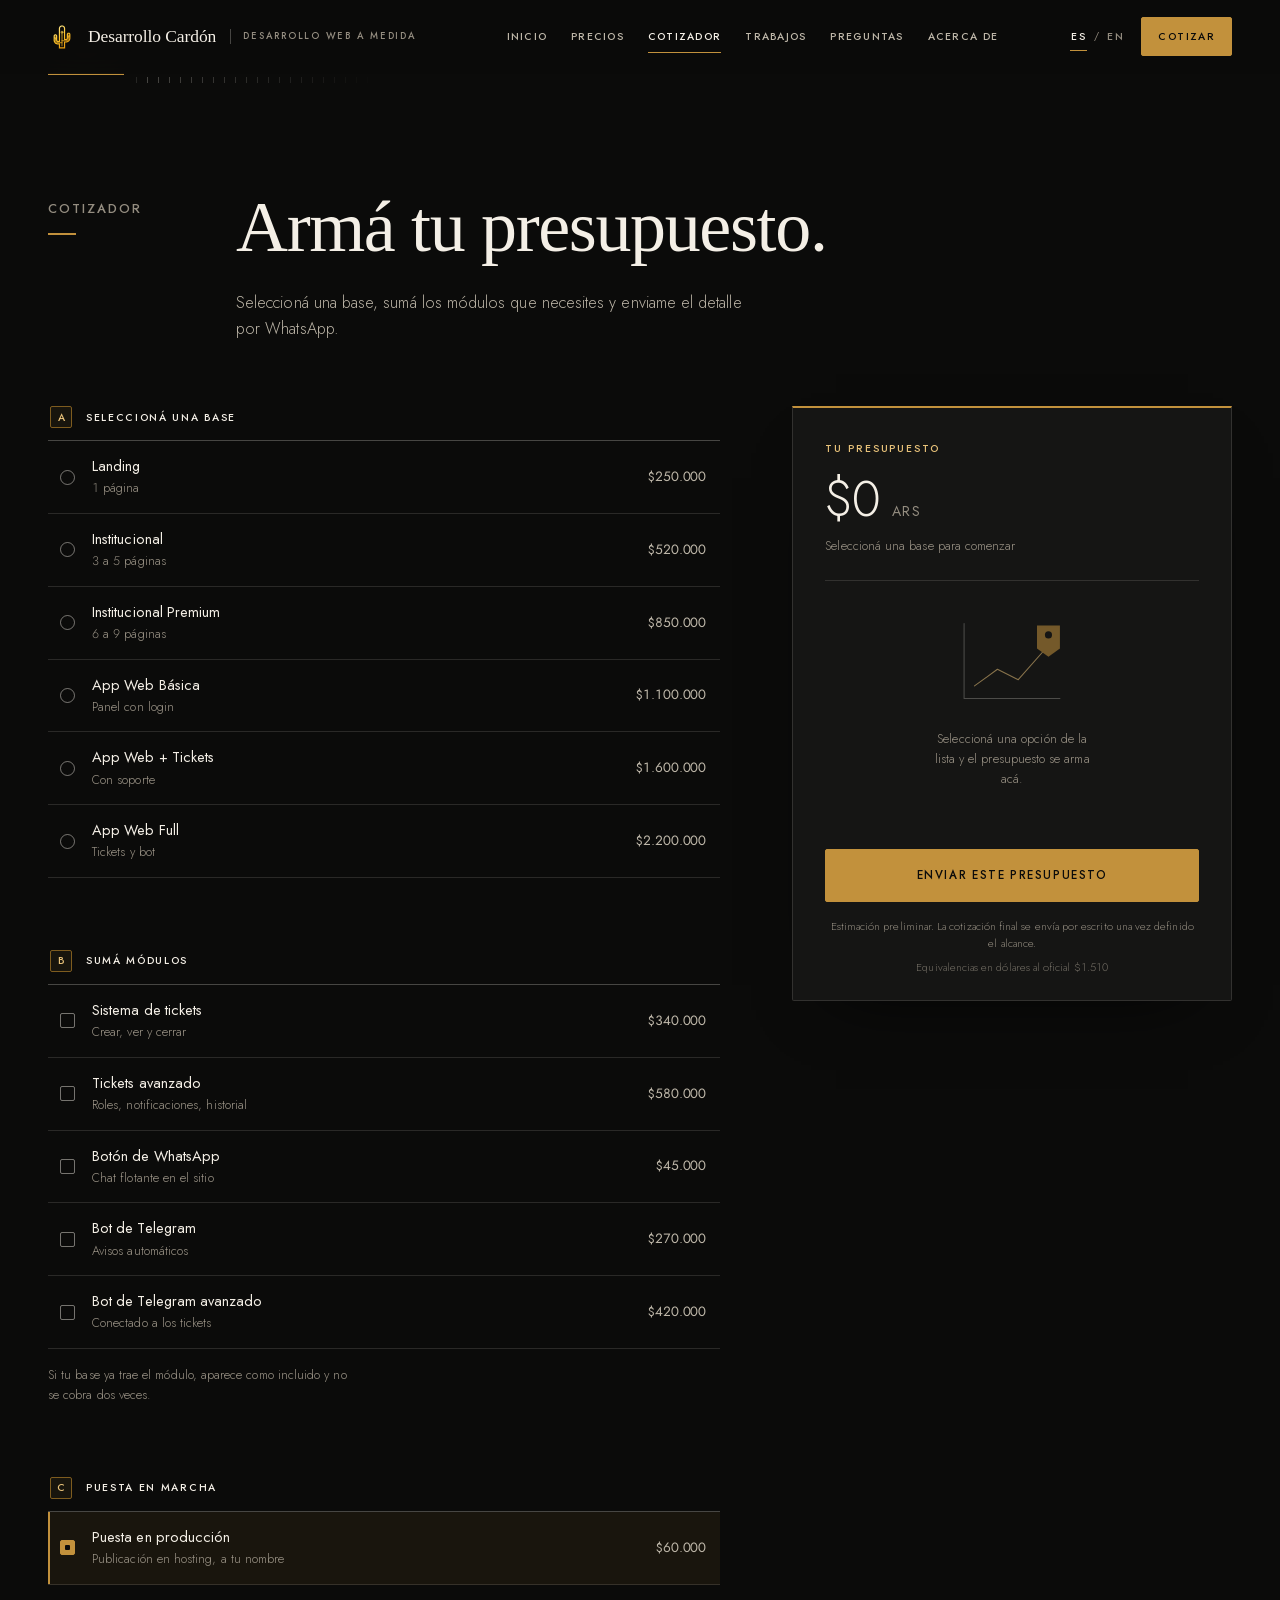
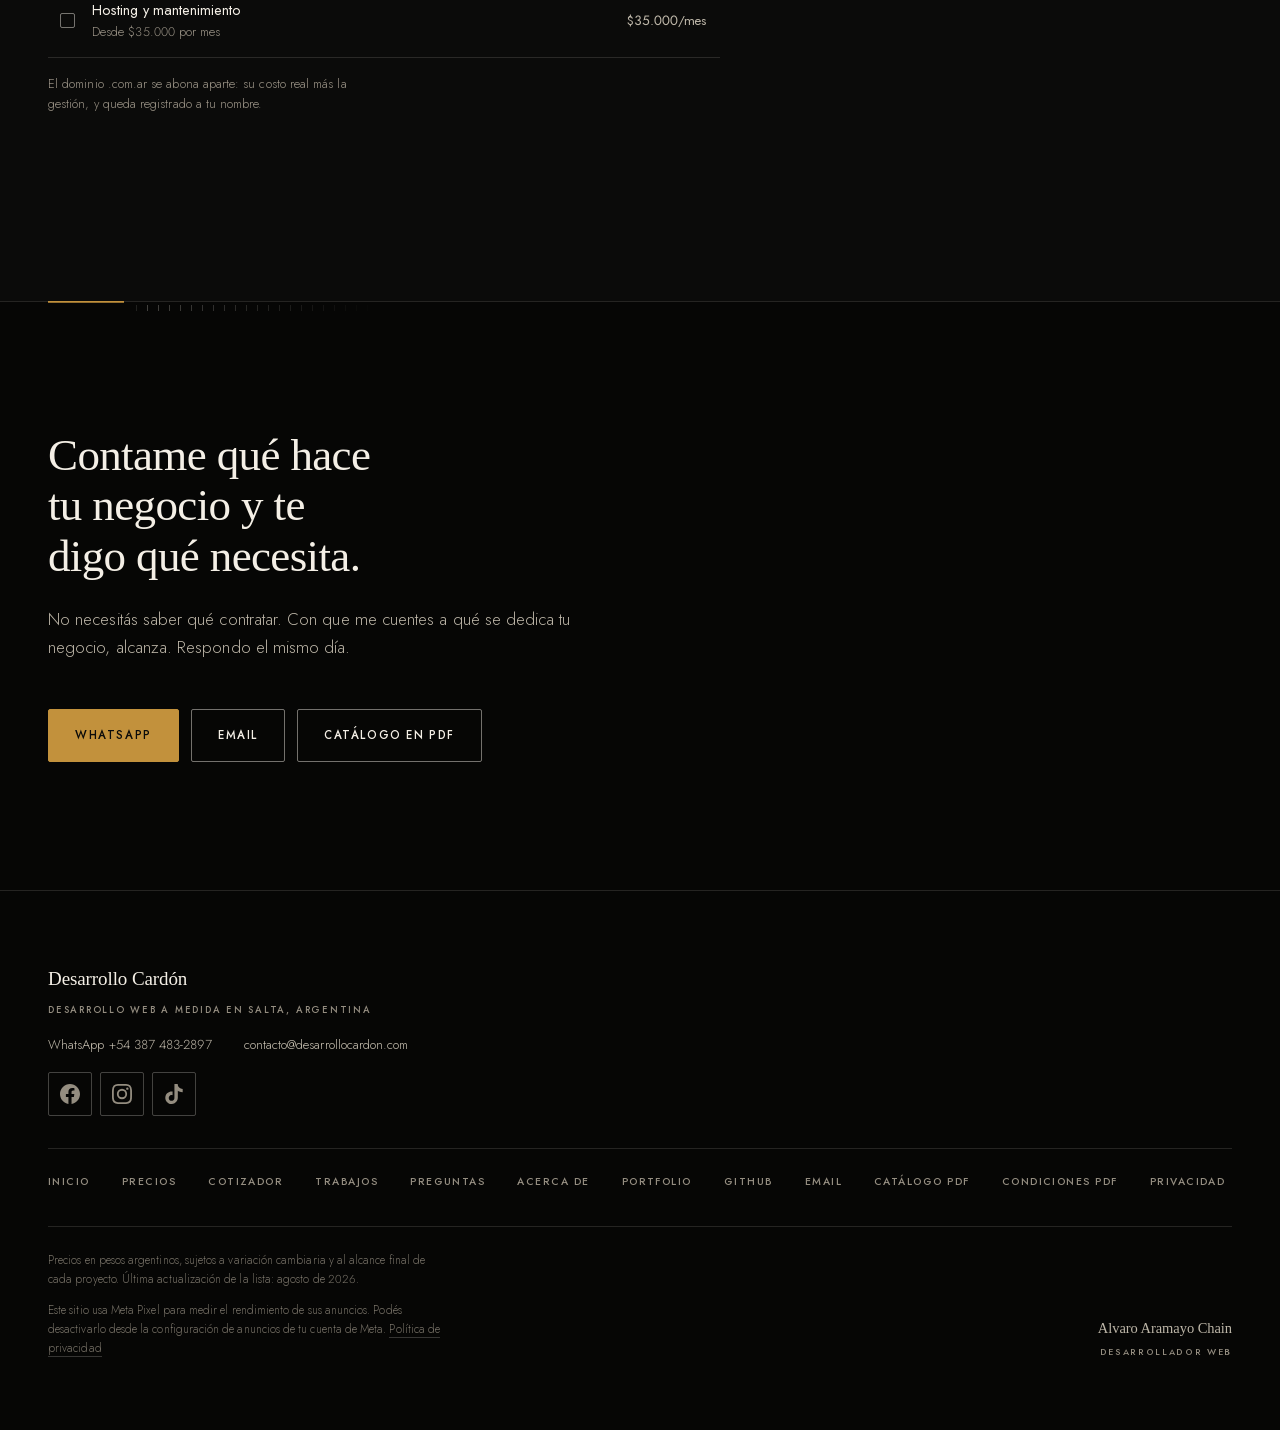
<file: cotizador/index.html>
<!DOCTYPE html>
<html lang="es" class="no-js">
<head>
<meta charset="UTF-8">
<meta name="viewport" content="width=device-width, initial-scale=1.0">
<meta name="theme-color" content="#0B0B0A">

<title>Cotizador de sitios web y sistemas | Desarrollo Cardón</title>
<meta name="description" content="Armá tu presupuesto en línea: elegí una base, sumá los módulos que necesites y enviame el detalle por WhatsApp.">
<link rel="canonical" href="https://desarrollocardon.com/cotizador/">

<meta property="og:type" content="website">
<meta property="og:locale" content="es_AR">
<meta property="og:site_name" content="Desarrollo Cardón — Desarrollo web a medida">
<meta property="og:title" content="Armá tu presupuesto">
<meta property="og:description" content="Elegí una base, sumá módulos y llevate el total por WhatsApp.">
<meta property="og:url" content="https://desarrollocardon.com/cotizador/">
<meta property="og:image" content="https://desarrollocardon.com/assets/og-cover.jpg">
<meta property="og:image:width" content="1200">
<meta property="og:image:height" content="630">
<meta name="twitter:card" content="summary_large_image">
<meta name="twitter:title" content="Armá tu presupuesto">
<meta name="twitter:description" content="Elegí una base, sumá módulos y llevate el total por WhatsApp.">
<meta name="twitter:image" content="https://desarrollocardon.com/assets/og-cover.jpg">

<link rel="icon" href="../assets/logo.svg" type="image/svg+xml">
<link rel="icon" href="../assets/favicon.ico" sizes="32x32">
<link rel="icon" href="../assets/favicon-32.png" sizes="32x32" type="image/png">
<link rel="icon" href="../assets/favicon-16.png" sizes="16x16" type="image/png">
<link rel="apple-touch-icon" href="../assets/apple-touch-icon.png">

<link rel="preload" href="../assets/fonts/jost-var.woff2" as="font" type="font/woff2" crossorigin>
<link rel="stylesheet" href="../styles.css">

<script>
  /* Marca que hay JS ANTES del primer pintado: el CSS de animaciones
     sólo se aplica bajo .js, así que si el JS falla o está bloqueado
     el contenido se ve igual en vez de quedar invisible. */
  document.documentElement.className = 'js';
  setTimeout(function () {
    var h = document.documentElement;
    if (!h.classList.contains('reveal-ready')) h.classList.add('motion-off');
  }, 2500);
</script>

<!-- Meta Pixel. Va debajo del guardia de .js, que tiene que correr
     antes del primer pintado, y con defer para no bloquear el parseo.
     Registra PageView y los eventos del cotizador; el detalle esta en
     assets/metapixel.js. Este si deja cookie propia (_fbp). -->
<script defer src="../assets/metapixel.js"></script>

<!-- Analitica. Va con defer: no bloquea la primera pintada ni cambia el
     orden de i18n.js y script.js, que siguen al final del body. Umami no
     usa cookies ni localStorage; el pixel de Meta, que va arriba, si deja
     una cookie propia. -->
<script defer src="https://cloud.umami.is/script.js" data-website-id="14271b89-4196-429c-a2cd-51047de8d7f0"></script>

<!-- Google tag (gtag.js) -->
<script async src="https://www.googletagmanager.com/gtag/js?id=AW-18130847876"></script>
<script>
  window.dataLayer = window.dataLayer || [];
  function gtag(){dataLayer.push(arguments);}
  gtag('js', new Date());
  gtag('config', 'AW-18130847876');
</script>

<!-- Event snippet for Contacto conversion page -->
<script>
function gtag_report_conversion(url) {
  var callback = function () {
    if (typeof(url) != 'undefined') {
      window.location = url;
    }
  };
  gtag('event', 'conversion', {
      'send_to': 'AW-18130847876/-tq5CPLGzqEdEISRu8VD',
      'event_callback': callback
  });
  return false;
}
</script>

<!-- Conversion "Contacto" de Google Ads en los enlaces de WhatsApp. Todos
     abren en pestana nueva, asi que se registra con un listener delegado
     que no frena la navegacion; cubre tambien los que arma script.js. -->
<script>
  document.addEventListener('click', function (ev) {
    var a = ev.target && ev.target.closest ? ev.target.closest('a[href]') : null;
    if (!a) return;
    var href = (a.getAttribute('href') || '').toLowerCase();
    if (/wa\.me|api\.whatsapp\.com|web\.whatsapp\.com/.test(href)) {
      gtag('event', 'conversion', { 'send_to': 'AW-18130847876/-tq5CPLGzqEdEISRu8VD' });
    }
  }, true);
</script>
</head>
<body>

<a class="skip" href="#contenido">Saltar al contenido</a>
<div class="rule-top" aria-hidden="true"><span id="progressBar"></span></div>
<!-- oferta:inicio -->
<aside class="oferta" id="oferta" aria-label="Oferta primeros clientes" data-oferta>
  <div class="oferta-in">
    <p class="oferta-t"><strong>Oferta primeros clientes</strong> — <span>5 proyectos en total, hasta el 30/11</span></p>
    <p class="oferta-d"><span>Sitio institucional $330.000</span> <span class="oferta-extra">(precio de lista $520.000). Puesta en producción sin cargo.</span></p>
    <a class="btn btn-gold btn-sm oferta-cta" href="https://wa.me/543874832897?text=Hola%21%20Quiero%20reservar%20mi%20lugar%20en%20la%20oferta%20primeros%20clientes.%20Me%20interesa%20el%20plan%20____." target="_blank" rel="noopener" data-wa-en="Hi! I'd like to reserve my spot in the first-client offer. I'm interested in the ____ plan." data-umami-event="whatsapp">Reservar mi lugar</a>
    <button type="button" class="oferta-x" id="ofertaX" aria-label="Cerrar la oferta" hidden>
      <svg viewBox="0 0 16 16" aria-hidden="true"><path d="M3.5 3.5l9 9M12.5 3.5l-9 9"/></svg>
    </button>
  </div>
</aside>
<!-- oferta:fin -->

<header class="nav" id="nav">
  <div class="nav-inner">
    <a class="brand" href="../">
      <img class="brand-mark" src="../assets/logo.svg" alt=""
           width="28" height="28" decoding="async">
      Desarrollo Cardón <span class="brand-thin">Desarrollo web a medida</span>
    </a>

    <button type="button" class="nav-toggle" id="navToggle"
            aria-expanded="false" aria-controls="menuPrincipal" aria-label="Menú">
      <span aria-hidden="true"></span><span aria-hidden="true"></span>
    </button>

    <nav class="menu" id="menuPrincipal" aria-label="Navegación principal">
      <a class="menu-b menu-link" href="../">Inicio</a>
      <a class="menu-b menu-link" href="../precios/">Precios</a>
      <a class="menu-b menu-link is-active" href="../cotizador/" aria-current="page">Cotizador</a>
      <a class="menu-b menu-link" href="../trabajos/">Trabajos</a>
      <a class="menu-b menu-link" href="../preguntas/">Preguntas</a>
      <a class="menu-b menu-link" href="../acerca/">Acerca de</a>
    </nav>

    <div class="nav-end">
      <div class="lang" role="group" aria-label="Idioma">
        <button type="button" class="lang-b" data-lang="es" lang="es">ES</button>
        <span class="lang-sep" aria-hidden="true">/</span>
        <button type="button" class="lang-b" data-lang="en" lang="en">EN</button>
      </div>
      <a class="btn btn-solid btn-sm" href="../cotizador/">Cotizar</a>
    </div>
  </div>
</header>

<main id="contenido">
<section class="band band-first" id="cotizador" aria-labelledby="h-cot">
  <div class="wrap">
    <div class="sec">
      <p class="sec-idx" data-reveal="rise">Cotizador</p>
      <h1 id="h-cot" class="display" data-reveal="mask">Armá tu presupuesto.</h1>
      <p class="sec-note" data-reveal="rise" data-delay="1">
        Seleccioná una base, sumá los módulos que necesites y enviame el detalle por WhatsApp.
      </p>
    </div>

    <div class="quote">
      <div class="quote-pick">

        <fieldset class="qgroup">
          <legend><span class="qn">A</span> Seleccioná una base</legend>
          <div class="qopts" id="qBase"></div>
        </fieldset>

        <fieldset class="qgroup">
          <legend><span class="qn">B</span> Sumá módulos</legend>
          <div class="qopts" id="qMods"></div>
          <p class="qhint">Si tu base ya trae el módulo, aparece como incluido y no se cobra dos veces.</p>
        </fieldset>

        <fieldset class="qgroup">
          <legend><span class="qn">C</span> Puesta en marcha</legend>
          <div class="qopts" id="qExtra"></div>
          <p class="qhint">El dominio .com.ar se abona aparte: su costo real más la gestión, y queda registrado a tu nombre.</p>
        </fieldset>

        <noscript>
          <p class="qhint qhint-noscript">
            El cotizador necesita JavaScript. Los precios de cada plan están publicados
            en la lista de precios y podés consultarme directo por
            <a href="https://wa.me/543874832897?text=Hola%21%20Quiero%20consultar%20por%20un%20sitio%20web" target="_blank" rel="noopener" data-wa-en="Hi! I'd like to ask about a website" data-umami-event="whatsapp">WhatsApp</a>.
          </p>
        </noscript>

      </div>

      <div class="quote-out">
        <div class="quote-card" id="qCard">
          <p class="quote-cap">Tu presupuesto</p>

          <p class="quote-total"><span id="qTotal">$0</span> <span class="quote-cur">ARS</span></p>
          <p class="quote-usd" id="qUsd" hidden></p>
          <p class="quote-split" id="qSplit">Seleccioná una base para comenzar</p>

          <div class="quote-empty">
            <svg class="quote-mark" viewBox="0 0 120 96" aria-hidden="true">
              <path class="qm-axis" d="M14 10v72h92"/>
              <path class="qm-line" d="M24 70l22-16 20 10 30-34"/>
              <g class="qm-tag">
                <path d="M84 12h22v22l-11 8-11-8z"/>
                <circle cx="95" cy="21" r="3.4"/>
              </g>
            </svg>
            <p>Seleccioná una opción de la lista y el presupuesto se arma acá.</p>
          </div>

          <p class="sr-only" id="qStatus" role="status" aria-live="polite"></p>
          <ul class="quote-lines" id="qLines"></ul>

          <p class="quote-month" id="qMonth" hidden></p>

          <a class="btn btn-gold btn-full" id="qSend"
             href="https://wa.me/543874832897?text=Hola%21%20Quiero%20consultar%20por%20un%20sitio%20web" target="_blank" rel="noopener" data-wa-en="Hi! I'd like to ask about a website" data-umami-event="presupuesto-wa">
            Enviar este presupuesto
          </a>
          <p class="quote-legal">Estimación preliminar. La cotización final se envía por escrito una vez definido el alcance.</p>
          <p class="quote-legal quote-rate" id="qRate" hidden></p>
        </div>
      </div>
    </div>
  </div>
</section><section class="close" id="contacto" aria-labelledby="h-close">
  <div class="wrap close-in">
    <h2 id="h-close" class="display-2" data-reveal="mask">Contame qué hace tu negocio y te digo qué necesita.</h2>
    <p class="close-note" data-reveal="rise" data-delay="1">
      No necesitás saber qué contratar. Con que me cuentes a qué se dedica tu negocio,
      alcanza. Respondo el mismo día.
    </p>
    <div class="close-actions" data-reveal="rise" data-delay="2">
      <a class="btn btn-gold" href="https://wa.me/543874832897?text=Hola%21%20Quiero%20consultar%20por%20un%20sitio%20web" target="_blank" rel="noopener" data-wa-en="Hi! I'd like to ask about a website" data-umami-event="whatsapp">WhatsApp</a>
      <a class="btn btn-line" href="mailto:contacto@desarrollocardon.com?subject=Consulta%20por%20servicios%20web" data-mail-en="Enquiry about web services">Email</a>
      <a class="btn btn-line" href="../catalogo.pdf" target="_blank" rel="noopener" data-umami-event="catalogo-pdf">Catálogo en PDF</a>
    </div>
  </div>
</section>
</main>
<div class="qbar" id="qBar" hidden>
  <div class="qbar-in">
    <p class="qbar-t">Tu presupuesto<span id="qBarTotal">$0</span></p>
    <a class="btn btn-gold btn-sm" id="qBarSend" href="https://wa.me/543874832897" target="_blank" rel="noopener" data-umami-event="presupuesto-wa">Enviar</a>
  </div>
</div>
<a class="wafab" id="waFab" href="https://wa.me/543874832897?text=Hola%21%20Quiero%20consultar%20por%20un%20sitio%20web"
   target="_blank" rel="noopener" aria-label="Escribirme por WhatsApp" data-wa-en="Hi! I'd like to enquire about a website" data-umami-event="whatsapp">
  <svg viewBox="0 0 24 24" aria-hidden="true"><path d="M12 2a10 10 0 0 0-8.6 15.1L2 22l5-1.3A10 10 0 1 0 12 2zm5.3 14.1c-.2.6-1.3 1.2-1.8 1.2-.5.1-1 .1-1.7-.1-.4-.1-.9-.3-1.5-.6-2.6-1.2-4.3-3.9-4.5-4.1-.1-.2-1-1.4-1-2.6s.6-1.8.9-2.1c.2-.2.5-.3.7-.3h.5c.2 0 .4 0 .6.5l.8 1.9c.1.2.1.4 0 .6l-.3.5-.4.4c-.1.1-.3.3-.1.6.1.3.6 1.1 1.4 1.8 1 .9 1.8 1.1 2 1.2.3.1.4.1.6-.1l.8-1c.2-.2.4-.2.6-.1l1.8.9c.2.1.4.2.5.3s.1.6-.1 1.2z"/></svg>
  <span>WhatsApp</span>
</a>

<footer>
  <div class="wrap foot-in">
    <p class="foot-name">Desarrollo Cardón<span>Desarrollo web a medida en Salta, Argentina</span></p>
    <p class="foot-contact">
      <a href="https://wa.me/543874832897?text=Hola%21%20Quiero%20consultar%20por%20un%20sitio%20web" target="_blank" rel="noopener" data-wa-en="Hi! I'd like to enquire about a website" data-umami-event="whatsapp">WhatsApp +54 387 483-2897</a>
      <a href="mailto:contacto@desarrollocardon.com?subject=Consulta%20por%20servicios%20web" data-mail-en="Enquiry about web services">contacto@desarrollocardon.com</a>
    </p>
    <nav class="foot-social" aria-label="Redes sociales">
      <a href="https://www.facebook.com/profile.php?id=61593945924018" target="_blank" rel="noopener" aria-label="Facebook" data-umami-event="social-facebook"><svg viewBox="0 0 24 24" aria-hidden="true"><path d="M24 12.07C24 5.4 18.63 0 12 0S0 5.4 0 12.07c0 6.02 4.39 11.02 10.12 11.93v-8.44H7.08v-3.49h3.04V9.41c0-3.02 1.79-4.69 4.53-4.69 1.31 0 2.69.24 2.69.24v2.97h-1.52c-1.49 0-1.96.93-1.96 1.88v2.26h3.33l-.53 3.49h-2.8V24C19.61 23.09 24 18.09 24 12.07z"/></svg></a>
      <a href="https://www.instagram.com/desarrollocardondev/" target="_blank" rel="noopener" aria-label="Instagram" data-umami-event="social-instagram"><svg viewBox="0 0 24 24" aria-hidden="true"><path d="M12 2.16c3.2 0 3.58.01 4.85.07 3.25.15 4.77 1.69 4.92 4.92.06 1.27.07 1.65.07 4.85s-.01 3.58-.07 4.85c-.15 3.23-1.66 4.77-4.92 4.92-1.27.06-1.64.07-4.85.07s-3.58-.01-4.85-.07c-3.26-.15-4.77-1.7-4.92-4.92C2.17 15.58 2.16 15.2 2.16 12s.01-3.58.07-4.85C2.38 3.92 3.9 2.38 7.15 2.23 8.42 2.17 8.8 2.16 12 2.16zM12 0C8.74 0 8.33.01 7.05.07 2.7.27.27 2.69.07 7.05.01 8.33 0 8.74 0 12s.01 3.67.07 4.95c.2 4.36 2.62 6.78 6.98 6.98C8.33 23.99 8.74 24 12 24s3.67-.01 4.95-.07c4.35-.2 6.78-2.62 6.98-6.98.06-1.28.07-1.69.07-4.95s-.01-3.67-.07-4.95c-.2-4.35-2.62-6.78-6.98-6.98C15.67.01 15.26 0 12 0zm0 5.84a6.16 6.16 0 1 0 0 12.32 6.16 6.16 0 0 0 0-12.32zM12 16a4 4 0 1 1 0-8 4 4 0 0 1 0 8zm6.4-11.85a1.44 1.44 0 1 0 0 2.88 1.44 1.44 0 0 0 0-2.88z"/></svg></a>
      <a href="https://www.tiktok.com/@desarrollocardon" target="_blank" rel="noopener" aria-label="TikTok" data-umami-event="social-tiktok"><svg viewBox="0 0 24 24" aria-hidden="true"><path d="M12.53.02C13.84 0 15.14.01 16.44 0c.08 1.53.63 3.09 1.75 4.17 1.12 1.11 2.7 1.62 4.24 1.79v4.03c-1.44-.05-2.89-.35-4.2-.97-.57-.26-1.1-.59-1.62-.93-.01 2.92.01 5.84-.02 8.75-.08 1.4-.54 2.79-1.35 3.94-1.31 1.92-3.58 3.17-5.91 3.21-1.43.08-2.86-.31-4.08-1.03-2.02-1.19-3.44-3.37-3.65-5.71-.02-.5-.03-1-.01-1.49.18-1.9 1.12-3.72 2.58-4.96 1.66-1.44 3.98-2.13 6.15-1.72.02 1.48-.04 2.96-.04 4.44-.99-.32-2.15-.23-3.02.37-.63.41-1.11 1.04-1.36 1.75-.21.51-.15 1.07-.14 1.61.24 1.64 1.82 3.02 3.5 2.87 1.12-.01 2.19-.66 2.77-1.61.19-.33.4-.67.41-1.06.1-1.79.06-3.57.07-5.36.01-4.03-.01-8.05.02-12.07z"/></svg></a>
    </nav>
    <nav class="foot-links" aria-label="Enlaces">
      <a href="../">Inicio</a>
      <a href="../precios/">Precios</a>
      <a href="../cotizador/">Cotizador</a>
      <a href="../trabajos/">Trabajos</a>
      <a href="../preguntas/">Preguntas</a>
      <a href="../acerca/">Acerca de</a>
      <a href="https://alvaroaramayochain.github.io/" target="_blank" rel="noopener">Portfolio</a>
      <a href="https://github.com/AlvaroAramayoChain" target="_blank" rel="noopener">GitHub</a>
      <a href="mailto:contacto@desarrollocardon.com?subject=Consulta%20por%20servicios%20web" data-mail-en="Enquiry about web services">Email</a>
      <a href="../catalogo.pdf" target="_blank" rel="noopener" data-umami-event="catalogo-pdf">Catálogo PDF</a>
      <a href="../condiciones.pdf" target="_blank" rel="noopener" data-umami-event="condiciones-pdf">Condiciones PDF</a>
      <a href="../privacidad/">Privacidad</a>
    </nav>
    <div class="foot-end">
      <div class="foot-fine">
        <p class="foot-legal">Precios en pesos argentinos, sujetos a variación cambiaria y al alcance final de cada proyecto. Última actualización de la lista: agosto de 2026.</p>
        <p class="foot-legal foot-priv">Este sitio usa Meta Pixel para medir el rendimiento de sus anuncios. Podés desactivarlo desde la configuración de anuncios de tu cuenta de Meta. <a href="../privacidad/">Política de privacidad</a></p>
      </div>
      <p class="foot-by">Alvaro Aramayo Chain<span>Desarrollador web</span></p>
    </div>
  </div>
</footer>
<script src="../assets/catalogo.js"></script>

<script src="../assets/i18n.js"></script>
<script src="../script.js" defer></script>
</body>
</html>
</file>
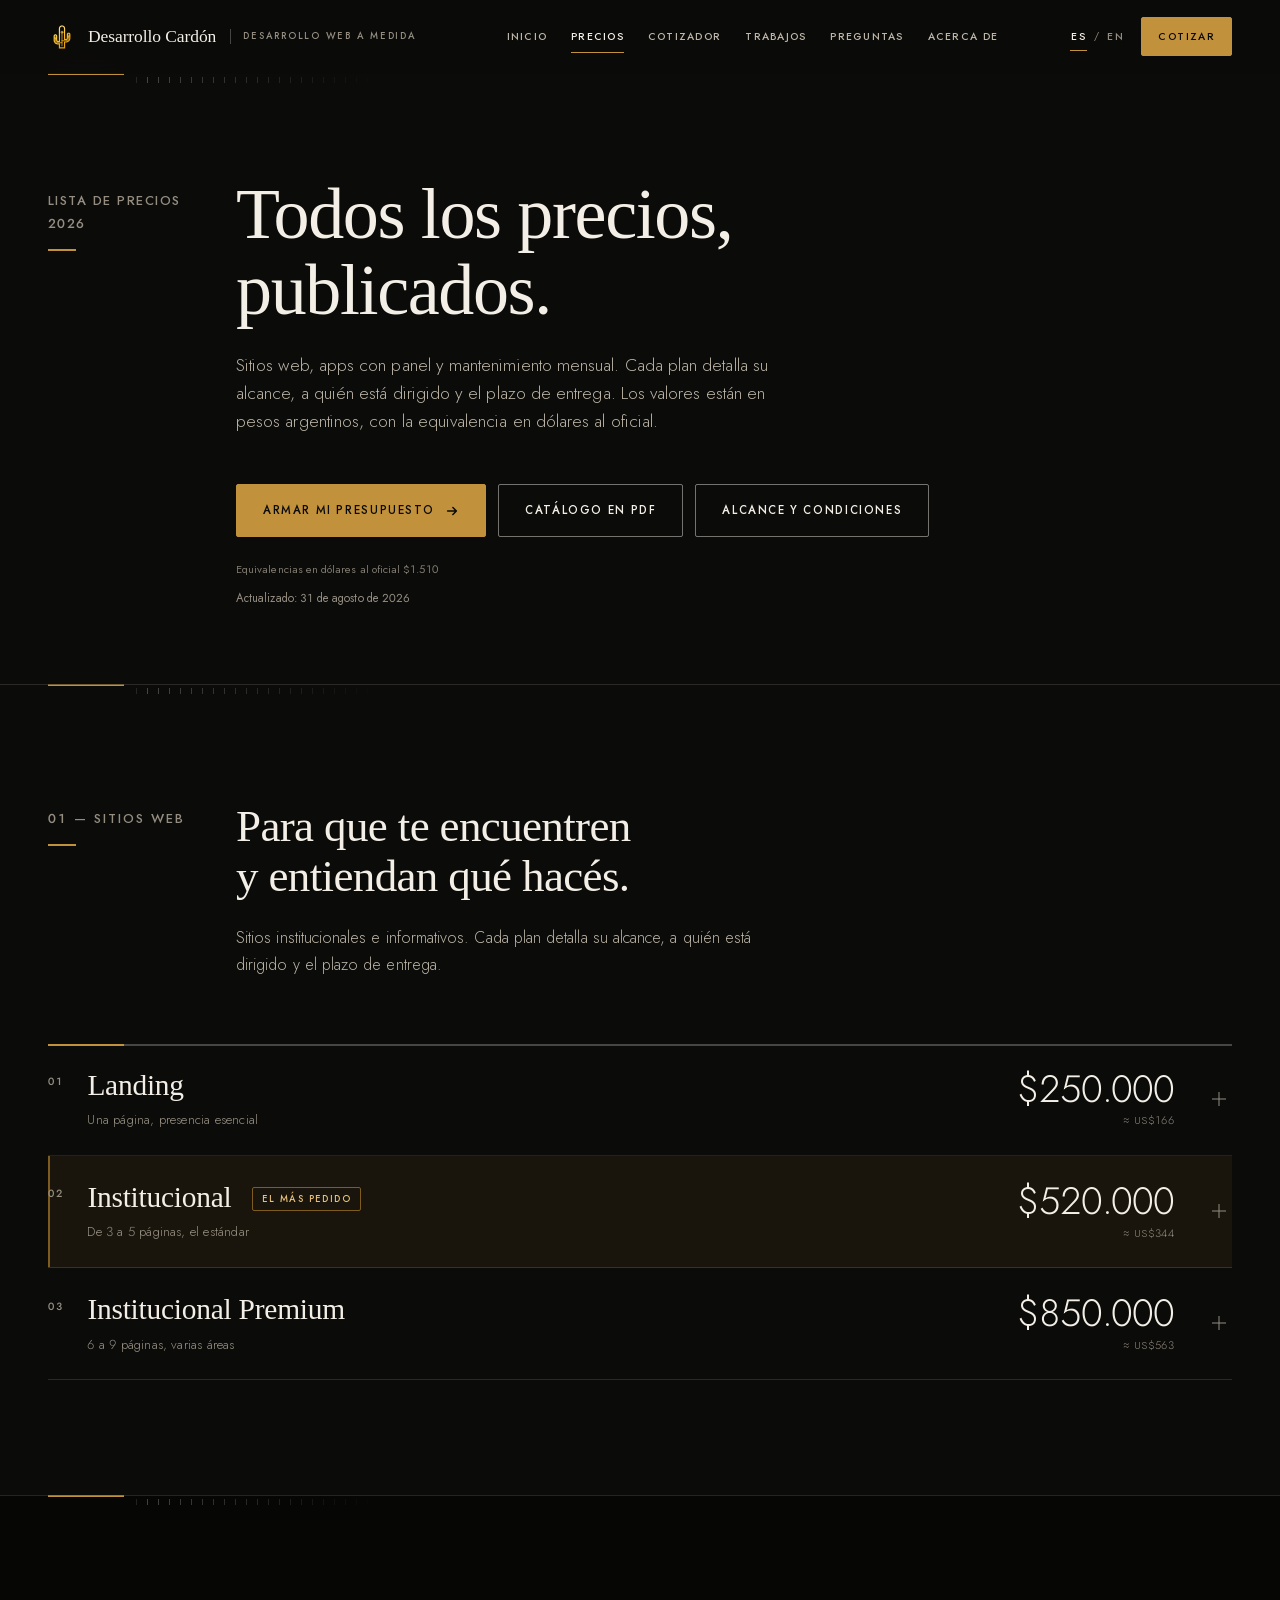
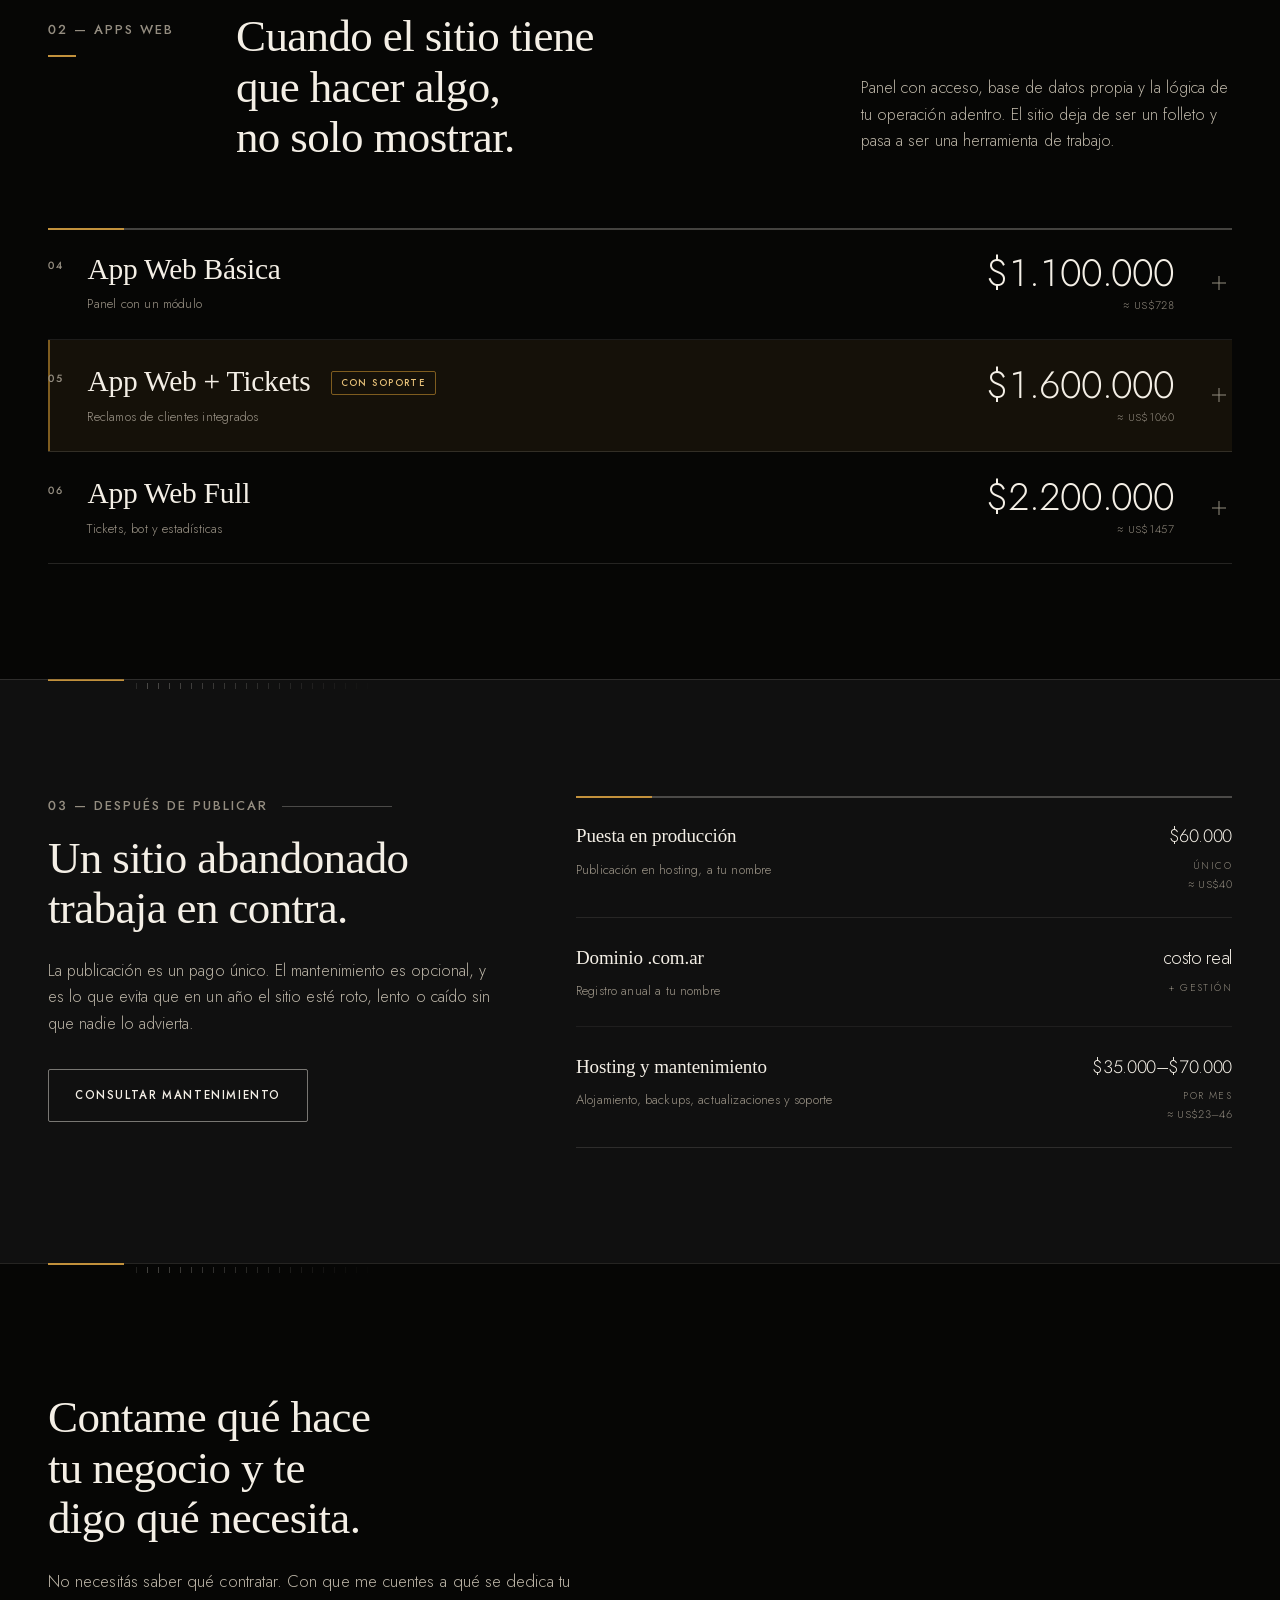
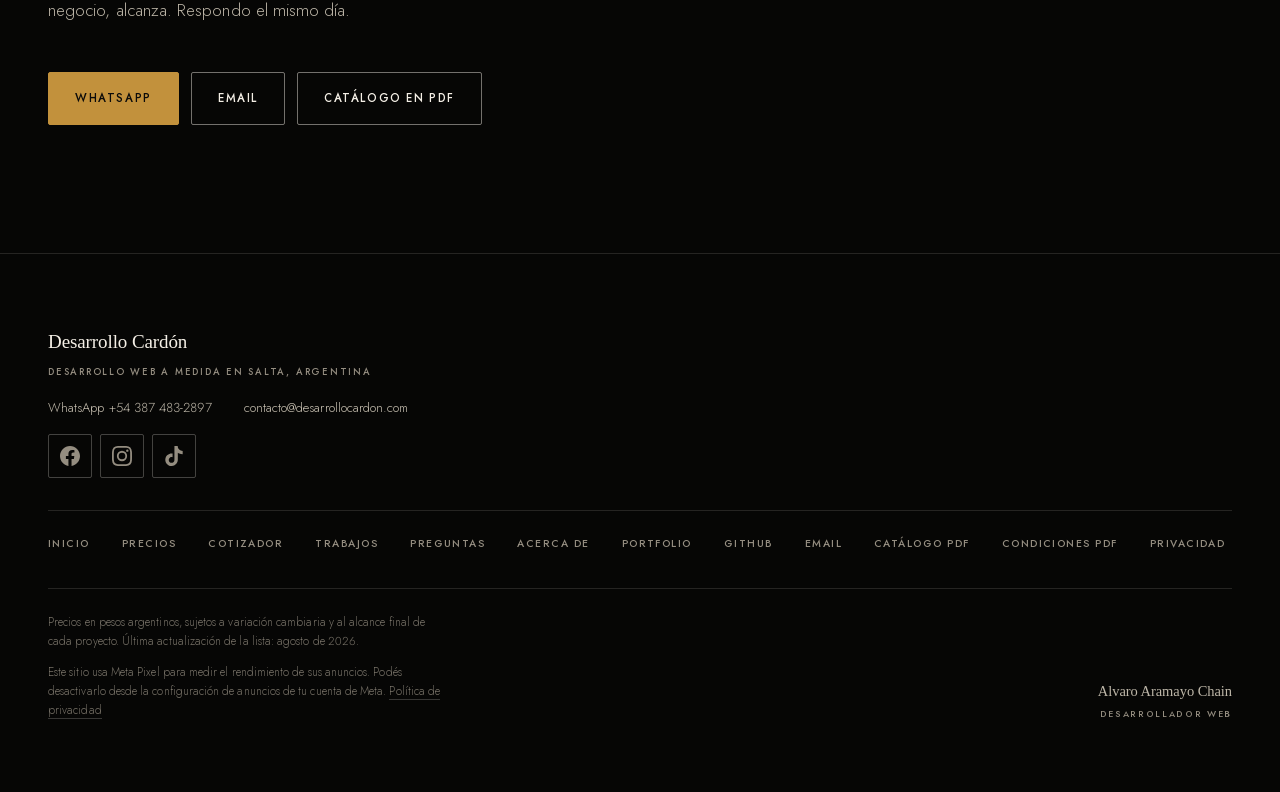
<file: precios/index.html>
<!DOCTYPE html>
<html lang="es" class="no-js">
<head>
<meta charset="UTF-8">
<meta name="viewport" content="width=device-width, initial-scale=1.0">
<meta name="theme-color" content="#0B0B0A">

<title>Precios de páginas web y sistemas a medida 2026 | Desarrollo Cardón</title>
<meta name="description" content="Lista de precios publicada: sitios web desde $250.000, apps con panel desde $1.100.000 y mantenimiento mensual desde $35.000.">
<link rel="canonical" href="https://desarrollocardon.com/precios/">

<meta property="og:type" content="website">
<meta property="og:locale" content="es_AR">
<meta property="og:site_name" content="Desarrollo Cardón — Desarrollo web a medida">
<meta property="og:title" content="Lista de precios 2026">
<meta property="og:description" content="Sitios web desde $250.000, apps con panel desde $1.100.000 y mantenimiento mensual. Todo publicado.">
<meta property="og:url" content="https://desarrollocardon.com/precios/">
<meta property="og:image" content="https://desarrollocardon.com/assets/og-cover.jpg">
<meta property="og:image:width" content="1200">
<meta property="og:image:height" content="630">
<meta name="twitter:card" content="summary_large_image">
<meta name="twitter:title" content="Lista de precios 2026">
<meta name="twitter:description" content="Sitios web desde $250.000, apps con panel desde $1.100.000 y mantenimiento mensual. Todo publicado.">
<meta name="twitter:image" content="https://desarrollocardon.com/assets/og-cover.jpg">

<link rel="icon" href="../assets/logo.svg" type="image/svg+xml">
<link rel="icon" href="../assets/favicon.ico" sizes="32x32">
<link rel="icon" href="../assets/favicon-32.png" sizes="32x32" type="image/png">
<link rel="icon" href="../assets/favicon-16.png" sizes="16x16" type="image/png">
<link rel="apple-touch-icon" href="../assets/apple-touch-icon.png">

<link rel="preload" href="../assets/fonts/jost-var.woff2" as="font" type="font/woff2" crossorigin>
<link rel="stylesheet" href="../styles.css">

<script>
  /* Marca que hay JS ANTES del primer pintado: el CSS de animaciones
     sólo se aplica bajo .js, así que si el JS falla o está bloqueado
     el contenido se ve igual en vez de quedar invisible. */
  document.documentElement.className = 'js';
  setTimeout(function () {
    var h = document.documentElement;
    if (!h.classList.contains('reveal-ready')) h.classList.add('motion-off');
  }, 2500);
</script>

<!-- Meta Pixel. Va debajo del guardia de .js, que tiene que correr
     antes del primer pintado, y con defer para no bloquear el parseo.
     Registra PageView y los eventos del cotizador; el detalle esta en
     assets/metapixel.js. Este si deja cookie propia (_fbp). -->
<script defer src="../assets/metapixel.js"></script>

<!-- Analitica. Va con defer: no bloquea la primera pintada ni cambia el
     orden de i18n.js y script.js, que siguen al final del body. Umami no
     usa cookies ni localStorage; el pixel de Meta, que va arriba, si deja
     una cookie propia. -->
<script defer src="https://cloud.umami.is/script.js" data-website-id="14271b89-4196-429c-a2cd-51047de8d7f0"></script>

<!-- Google tag (gtag.js) -->
<script async src="https://www.googletagmanager.com/gtag/js?id=AW-18130847876"></script>
<script>
  window.dataLayer = window.dataLayer || [];
  function gtag(){dataLayer.push(arguments);}
  gtag('js', new Date());
  gtag('config', 'AW-18130847876');
</script>

<!-- Event snippet for Contacto conversion page -->
<script>
function gtag_report_conversion(url) {
  var callback = function () {
    if (typeof(url) != 'undefined') {
      window.location = url;
    }
  };
  gtag('event', 'conversion', {
      'send_to': 'AW-18130847876/-tq5CPLGzqEdEISRu8VD',
      'event_callback': callback
  });
  return false;
}
</script>

<!-- Conversion "Contacto" de Google Ads en los enlaces de WhatsApp. Todos
     abren en pestana nueva, asi que se registra con un listener delegado
     que no frena la navegacion; cubre tambien los que arma script.js. -->
<script>
  document.addEventListener('click', function (ev) {
    var a = ev.target && ev.target.closest ? ev.target.closest('a[href]') : null;
    if (!a) return;
    var href = (a.getAttribute('href') || '').toLowerCase();
    if (/wa\.me|api\.whatsapp\.com|web\.whatsapp\.com/.test(href)) {
      gtag('event', 'conversion', { 'send_to': 'AW-18130847876/-tq5CPLGzqEdEISRu8VD' });
    }
  }, true);
</script>
</head>
<body>

<a class="skip" href="#contenido">Saltar al contenido</a>
<div class="rule-top" aria-hidden="true"><span id="progressBar"></span></div>
<!-- oferta:inicio -->
<aside class="oferta" id="oferta" aria-label="Oferta primeros clientes" data-oferta>
  <div class="oferta-in">
    <p class="oferta-t"><strong>Oferta primeros clientes</strong> — <span>5 proyectos en total, hasta el 30/11</span></p>
    <p class="oferta-d"><span>Sitio institucional $330.000</span> <span class="oferta-extra">(precio de lista $520.000). Puesta en producción sin cargo.</span></p>
    <a class="btn btn-gold btn-sm oferta-cta" href="https://wa.me/543874832897?text=Hola%21%20Quiero%20reservar%20mi%20lugar%20en%20la%20oferta%20primeros%20clientes.%20Me%20interesa%20el%20plan%20____." target="_blank" rel="noopener" data-wa-en="Hi! I'd like to reserve my spot in the first-client offer. I'm interested in the ____ plan." data-umami-event="whatsapp">Reservar mi lugar</a>
    <button type="button" class="oferta-x" id="ofertaX" aria-label="Cerrar la oferta" hidden>
      <svg viewBox="0 0 16 16" aria-hidden="true"><path d="M3.5 3.5l9 9M12.5 3.5l-9 9"/></svg>
    </button>
  </div>
</aside>
<!-- oferta:fin -->

<header class="nav" id="nav">
  <div class="nav-inner">
    <a class="brand" href="../">
      <img class="brand-mark" src="../assets/logo.svg" alt=""
           width="28" height="28" decoding="async">
      Desarrollo Cardón <span class="brand-thin">Desarrollo web a medida</span>
    </a>

    <button type="button" class="nav-toggle" id="navToggle"
            aria-expanded="false" aria-controls="menuPrincipal" aria-label="Menú">
      <span aria-hidden="true"></span><span aria-hidden="true"></span>
    </button>

    <nav class="menu" id="menuPrincipal" aria-label="Navegación principal">
      <a class="menu-b menu-link" href="../">Inicio</a>
      <a class="menu-b menu-link is-active" href="../precios/" aria-current="page">Precios</a>
      <a class="menu-b menu-link" href="../cotizador/">Cotizador</a>
      <a class="menu-b menu-link" href="../trabajos/">Trabajos</a>
      <a class="menu-b menu-link" href="../preguntas/">Preguntas</a>
      <a class="menu-b menu-link" href="../acerca/">Acerca de</a>
    </nav>

    <div class="nav-end">
      <div class="lang" role="group" aria-label="Idioma">
        <button type="button" class="lang-b" data-lang="es" lang="es">ES</button>
        <span class="lang-sep" aria-hidden="true">/</span>
        <button type="button" class="lang-b" data-lang="en" lang="en">EN</button>
      </div>
      <a class="btn btn-solid btn-sm" href="../cotizador/">Cotizar</a>
    </div>
  </div>
</header>

<main id="contenido">

<section class="page-head">
  <div class="wrap">
    <p class="eyebrow" data-reveal="rise">Lista de precios 2026</p>
    <h1 class="display" data-reveal="mask">Todos los precios, publicados.</h1>
    <p class="lead" data-reveal="rise" data-delay="1">
      Sitios web, apps con panel y mantenimiento mensual. Cada plan detalla su alcance,
      a quién está dirigido y el plazo de entrega. Los valores están en pesos argentinos,
      con la equivalencia en dólares al oficial.
    </p>
    <div class="hero-actions" data-reveal="rise" data-delay="2">
      <a class="btn btn-gold" href="../cotizador/">
        Armar mi presupuesto
        <svg class="ico-out" viewBox="0 0 16 16" aria-hidden="true"><path d="M3 8h10M9 4l4 4-4 4"/></svg>
      </a>
      <a class="btn btn-line" href="../catalogo.pdf" target="_blank" rel="noopener" data-umami-event="catalogo-pdf">Catálogo en PDF</a>
      <a class="btn btn-line" href="../condiciones.pdf" target="_blank" rel="noopener" data-umami-event="condiciones-pdf">Alcance y condiciones</a>
    </div>
    <p class="rate-note" id="rateNote" hidden></p>
    <p class="updated">Actualizado: <time datetime="2026-08-31">31 de agosto de 2026</time></p>
  </div>
</section>
<section class="band" id="sitios" aria-labelledby="h-sitios">
  <div class="wrap">
    <div class="sec">
      <h2 id="h-sitios" class="sec-idx" data-reveal="rise">01 — Sitios web</h2>
      <p class="display-2" data-reveal="mask">Para que te encuentren y entiendan qué hacés.</p>
      <p class="sec-note" data-reveal="rise" data-delay="1">Sitios institucionales e informativos. Cada plan detalla su alcance, a quién está dirigido y el plazo de entrega.</p>
    </div>

    <div class="ledger" data-accordion data-stagger>

      <article class="plan" data-plan="landing" data-includes="wa" data-cot-sub="1 página">
        <h3 class="sr-only">Landing</h3>
        <button class="plan-bar" aria-expanded="false" aria-controls="b-landing">
          <span class="plan-n">01</span>
          <span class="plan-t"><span class="plan-name">Landing</span><span class="plan-sub">Una página, presencia esencial</span></span>
          <span class="plan-p has-oferta"><span class="plan-pp"><span class="sr-only">Precio de lista:</span> <span class="num num-lista">$250.000</span> <span class="sr-only" data-oferta>Precio de oferta:</span> <span class="num num-oferta" data-oferta>$160.000</span></span><small class="oferta-ley" data-oferta>Oferta primeros clientes hasta el 30/11</small></span>
          <span class="plan-x" aria-hidden="true"></span>
        </button>
        <div class="plan-drop" id="b-landing">
          <div class="plan-in">
            <div>
              <p class="plan-lead">Resuelve la ausencia digital: hoy te buscan en Google y no aparece nada.</p>
              <ul class="ticks">
                <li>Una página con desplazamiento vertical</li>
                <li>Inicio, servicios y contacto</li>
                <li>Formulario de contacto</li>
                <li>Botón de WhatsApp incluido</li>
                <li>Una ronda de ajustes de diseño</li>
              </ul>
            </div>
            <div class="plan-side">
              <p class="plan-for">Para comercios sin presencia digital que necesitan aparecer en Google.</p>
              <p class="plan-meta"><span>Entrega estimada</span><b>1 a 2 semanas</b></p>
              <a class="plan-cta" href="https://wa.me/543874832897?text=Hola%21%20Me%20interesa%20el%20plan%20Landing%20con%20la%20oferta%20primeros%20clientes%20%28%24160.000%29.%20%C2%BFLo%20vemos%3F" target="_blank" rel="noopener" data-wa-en="Hi! I'm interested in the Landing plan with the first-client offer (AR$160,000). Can we go over it?" data-umami-event="whatsapp">
                Consultar el plan Landing
                <svg viewBox="0 0 16 16" aria-hidden="true"><path d="M3 8h10M9 4l4 4-4 4"/></svg>
              </a>
            </div>
          </div>
        </div>
      </article>

      <article class="plan is-pick" data-plan="inst" data-includes="wa" data-cot-sub="3 a 5 páginas">
        <h3 class="sr-only">Institucional</h3>
        <button class="plan-bar" aria-expanded="false" aria-controls="b-inst">
          <span class="plan-n">02</span>
          <span class="plan-t">
            <span class="plan-name">Institucional <em class="pick">el más pedido</em></span>
            <span class="plan-sub">De 3 a 5 páginas, el estándar</span>
          </span>
          <span class="plan-p has-oferta"><span class="plan-pp"><span class="sr-only">Precio de lista:</span> <span class="num num-lista">$520.000</span> <span class="sr-only" data-oferta>Precio de oferta:</span> <span class="num num-oferta" data-oferta>$330.000</span></span><small class="oferta-ley" data-oferta>Oferta primeros clientes hasta el 30/11</small></span>
          <span class="plan-x" aria-hidden="true"></span>
        </button>
        <div class="plan-drop" id="b-inst">
          <div class="plan-in">
            <div>
              <p class="plan-lead">Resuelve la falta de respaldo: tenés servicios, trayectoria y clientes, y nada de eso está publicado.</p>
              <ul class="ticks">
                <li>Inicio, Nosotros, Servicios, Contacto y una página más</li>
                <li>Diseño a medida, sin plantillas</li>
                <li>Formulario con validación</li>
                <li>Botón de WhatsApp incluido</li>
                <li>SEO básico para aparecer en Google</li>
                <li>Dos rondas de ajustes de diseño</li>
              </ul>
            </div>
            <div class="plan-side">
              <p class="plan-for">Para negocios con clientes que necesitan una presencia acorde.</p>
              <p class="plan-meta"><span>Entrega estimada</span><b>2 a 3 semanas</b></p>
              <a class="plan-cta" href="https://wa.me/543874832897?text=Hola%21%20Me%20interesa%20el%20plan%20Institucional%20con%20la%20oferta%20primeros%20clientes%20%28%24330.000%29.%20%C2%BFLo%20vemos%3F" target="_blank" rel="noopener" data-wa-en="Hi! I'm interested in the Business site plan with the first-client offer (AR$330,000). Can we go over it?" data-umami-event="whatsapp">
                Consultar el plan Institucional
                <svg viewBox="0 0 16 16" aria-hidden="true"><path d="M3 8h10M9 4l4 4-4 4"/></svg>
              </a>
            </div>
          </div>
        </div>
      </article>

      <article class="plan" data-plan="prem" data-includes="wa" data-cot-sub="6 páginas o más">
        <h3 class="sr-only">Institucional Premium</h3>
        <button class="plan-bar" aria-expanded="false" aria-controls="b-prem">
          <span class="plan-n">03</span>
          <span class="plan-t"><span class="plan-name">Institucional Premium</span><span class="plan-sub">6 a 9 páginas, varias áreas</span></span>
          <span class="plan-p has-oferta"><span class="plan-pp"><span class="sr-only">Precio de lista:</span> <span class="num num-lista">$850.000</span> <span class="sr-only" data-oferta>Precio de oferta:</span> <span class="num num-oferta" data-oferta>$590.000</span></span><small class="oferta-ley" data-oferta>Oferta primeros clientes hasta el 30/11</small></span>
          <span class="plan-x" aria-hidden="true"></span>
        </button>
        <div class="plan-drop" id="b-prem">
          <div class="plan-in">
            <div>
              <p class="plan-lead">Resuelve el volumen: varias áreas, varios públicos y contenido que cambia.</p>
              <ul class="ticks">
                <li>Estructura completa a medida</li>
                <li>Galería o sección de novedades</li>
                <li>Formulario avanzado con derivación por área</li>
                <li>Botón de WhatsApp incluido</li>
                <li>SEO on-page completo</li>
                <li>Tres rondas de ajustes de diseño</li>
              </ul>
            </div>
            <div class="plan-side">
              <p class="plan-for">Para empresas con varias áreas o alto volumen de contenido.</p>
              <p class="plan-meta"><span>Entrega estimada</span><b>3 a 4 semanas</b></p>
              <a class="plan-cta" href="https://wa.me/543874832897?text=Hola%21%20Me%20interesa%20el%20plan%20Institucional%20Premium%20con%20la%20oferta%20primeros%20clientes%20%28%24590.000%29.%20%C2%BFLo%20vemos%3F" target="_blank" rel="noopener" data-wa-en="Hi! I'm interested in the Business site Premium plan with the first-client offer (AR$590,000). Can we go over it?" data-umami-event="whatsapp">
                Consultar el plan Premium
                <svg viewBox="0 0 16 16" aria-hidden="true"><path d="M3 8h10M9 4l4 4-4 4"/></svg>
              </a>
            </div>
          </div>
        </div>
      </article>

    </div>
  </div>
</section><section class="band band-dark" id="apps" aria-labelledby="h-apps">
  <div class="wrap">
    <div class="sec sec-wide">
      <div>
        <h2 id="h-apps" class="sec-idx" data-reveal="rise">02 — Apps web</h2>
        <p class="display-2" data-reveal="mask">Cuando el sitio tiene que hacer algo, no solo mostrar.</p>
      </div>
      <p class="sec-note" data-reveal="rise" data-delay="1">
        Panel con acceso, base de datos propia y la lógica de tu operación adentro.
        El sitio deja de ser un folleto y pasa a ser una herramienta de trabajo.
      </p>
    </div>

    <div class="ledger" data-accordion data-stagger>

      <article class="plan" data-plan="app" data-includes="wa" data-cot-sub="Panel con login">
        <h3 class="sr-only">App Web Básica</h3>
        <button class="plan-bar" aria-expanded="false" aria-controls="b-app">
          <span class="plan-n">04</span>
          <span class="plan-t"><span class="plan-name">App Web Básica</span><span class="plan-sub">Panel con un módulo</span></span>
          <span class="plan-p has-oferta"><span class="plan-pp"><span class="sr-only">Precio de lista:</span> <span class="num num-lista">$1.100.000</span> <span class="sr-only" data-oferta>Precio de oferta:</span> <span class="num num-oferta" data-oferta>$790.000</span></span><small class="oferta-ley" data-oferta>Oferta primeros clientes hasta el 30/11</small></span>
          <span class="plan-x" aria-hidden="true"></span>
        </button>
        <div class="plan-drop" id="b-app">
          <div class="plan-in">
            <div>
              <p class="plan-lead">Resuelve el registro manual: turnos en un cuaderno, pedidos en el chat, stock en la memoria.</p>
              <ul class="ticks">
                <li>Sitio con panel de acceso para administrador y cliente</li>
                <li>Base de datos propia</li>
                <li>Un módulo a definir entre catálogo, turnos o pedidos</li>
                <li>Botón de WhatsApp incluido</li>
              </ul>
            </div>
            <div class="plan-side">
              <p class="plan-for">Para operaciones que hoy registran turnos o pedidos en papel.</p>
              <p class="plan-meta"><span>Entrega estimada</span><b>4 a 5 semanas</b></p>
              <a class="plan-cta" href="https://wa.me/543874832897?text=Hola%21%20Me%20interesa%20la%20App%20Web%20B%C3%A1sica%20con%20la%20oferta%20primeros%20clientes%20%28%24790.000%29.%20%C2%BFLo%20vemos%3F" target="_blank" rel="noopener" data-wa-en="Hi! I'm interested in the Basic Web App with the first-client offer (AR$790,000). Can we go over it?" data-umami-event="whatsapp">
                Consultar App Web Básica
                <svg viewBox="0 0 16 16" aria-hidden="true"><path d="M3 8h10M9 4l4 4-4 4"/></svg>
              </a>
            </div>
          </div>
        </div>
      </article>

      <article class="plan is-pick" data-plan="appt" data-includes="wa,tk,tka" data-cot-sub="Con soporte">
        <h3 class="sr-only">App Web más Tickets</h3>
        <button class="plan-bar" aria-expanded="false" aria-controls="b-appt">
          <span class="plan-n">05</span>
          <span class="plan-t">
            <span class="plan-name">App Web + Tickets <em class="pick">con soporte</em></span>
            <span class="plan-sub">Reclamos de clientes integrados</span>
          </span>
          <span class="plan-p"><span class="num">$1.600.000</span></span>
          <span class="plan-x" aria-hidden="true"></span>
        </button>
        <div class="plan-drop" id="b-appt">
          <div class="plan-in">
            <div>
              <p class="plan-lead">Resuelve el costo de la desorganización: los reclamos viven en un grupo de WhatsApp y nadie sabe cuál quedó sin resolver.</p>
              <ul class="ticks">
                <li>Todo lo de App Web Básica</li>
                <li>Sistema de tickets: crear, ver estado y cerrar</li>
                <li>Roles diferenciados de administrador y cliente</li>
                <li>Notificaciones por email al crear o actualizar</li>
              </ul>
            </div>
            <div class="plan-side">
              <p class="plan-for">Para talleres, inmobiliarias y estudios con reclamos diarios.</p>
              <p class="plan-meta"><span>Entrega estimada</span><b>5 a 7 semanas</b></p>
              <a class="plan-cta" href="https://wa.me/543874832897?text=Hola%21%20Me%20interesa%20la%20App%20Web%20%2B%20Tickets%20%28%241.600.000%29.%20%C2%BFLo%20vemos%3F" target="_blank" rel="noopener" data-wa-en="Hi! I'm interested in the Web App + Tickets (AR$1,600,000). Can we go over it?" data-umami-event="whatsapp">
                Consultar App Web + Tickets
                <svg viewBox="0 0 16 16" aria-hidden="true"><path d="M3 8h10M9 4l4 4-4 4"/></svg>
              </a>
            </div>
          </div>
        </div>
      </article>

      <article class="plan" data-plan="appf" data-includes="wa,tk,tka,tg,tga" data-cot-sub="Tickets y bot">
        <h3 class="sr-only">App Web Full</h3>
        <button class="plan-bar" aria-expanded="false" aria-controls="b-appf">
          <span class="plan-n">06</span>
          <span class="plan-t"><span class="plan-name">App Web Full</span><span class="plan-sub">Tickets, bot y estadísticas</span></span>
          <span class="plan-p"><span class="num">$2.200.000</span></span>
          <span class="plan-x" aria-hidden="true"></span>
        </button>
        <div class="plan-drop" id="b-appf">
          <div class="plan-in">
            <div>
              <p class="plan-lead">Resuelve la falta de trazabilidad: cuántos reclamos entraron, cuánto tardaron y cuál quedó sin resolver.</p>
              <ul class="ticks">
                <li>Todo lo de App Web + Tickets</li>
                <li>Bot de Telegram conectado al sistema</li>
                <li>Historial y filtros de tickets</li>
                <li>Panel de estadísticas básico</li>
              </ul>
            </div>
            <div class="plan-side">
              <p class="plan-for">Para cuando revisar el correo ya no alcanza para saber qué pasó.</p>
              <p class="plan-meta"><span>Entrega estimada</span><b>7 a 9 semanas</b></p>
              <a class="plan-cta" href="https://wa.me/543874832897?text=Hola%21%20Me%20interesa%20la%20App%20Web%20Full%20%28%242.200.000%29.%20%C2%BFLo%20vemos%3F" target="_blank" rel="noopener" data-wa-en="Hi! I'm interested in the Full Web App (AR$2,200,000). Can we go over it?" data-umami-event="whatsapp">
                Consultar App Web Full
                <svg viewBox="0 0 16 16" aria-hidden="true"><path d="M3 8h10M9 4l4 4-4 4"/></svg>
              </a>
            </div>
          </div>
        </div>
      </article>

    </div>

    <div class="oferta-incluye" data-oferta>
      <h3 class="oferta-inc-t">Qué incluye la oferta</h3>
      <ul class="oferta-lista">
        <li>Puesta en producción sin cargo ($60.000).</li>
        <li>Primer mes de hosting sin cargo y precio de mantenimiento congelado 12 meses.</li>
        <li>A cambio: un testimonio escrito, una reseña en Google, autorización para mostrar el proyecto en /trabajos/ y un crédito discreto “Sitio por Desarrollo Cardón” en el pie.</li>
        <li>Pago 50% al inicio y 50% a la entrega.</li>
      </ul>
    </div>
  </div>
</section><section class="band band-soft" id="hosting" aria-labelledby="h-host">
  <div class="wrap">
    <div class="split">
      <div class="sec sec-tight">
        <h2 id="h-host" class="sec-idx" data-reveal="rise">03 — Después de publicar</h2>
        <p class="display-2" data-reveal="mask">Un sitio abandonado trabaja en contra.</p>
        <p class="sec-note" data-reveal="rise" data-delay="1">
          La publicación es un pago único. El mantenimiento es opcional, y es lo que evita
          que en un año el sitio esté roto, lento o caído sin que nadie lo advierta.
        </p>
        <a class="btn btn-line sec-cta" href="https://wa.me/543874832897?text=Hola%21%20Quiero%20consultar%20por%20hosting%20y%20mantenimiento" target="_blank" rel="noopener" data-wa-en="Hi! I'd like to ask about hosting and maintenance" data-umami-event="whatsapp">Consultar mantenimiento</a>
      </div>

      <dl class="rows" data-stagger>
        <div class="row">
          <dt>Puesta en producción<span>Publicación en hosting, a tu nombre</span></dt>
          <dd>$60.000 <i>único</i></dd>
        </div>
        <div class="row">
          <dt>Dominio .com.ar<span>Registro anual a tu nombre</span></dt>
          <dd>costo real <i>+ gestión</i></dd>
        </div>
        <div class="row">
          <dt>Hosting y mantenimiento<span>Alojamiento, backups, actualizaciones y soporte</span></dt>
          <dd>$35.000–$70.000 <i>por mes</i></dd>
        </div>
      </dl>
    </div>
  </div>
</section><section class="close" id="contacto" aria-labelledby="h-close">
  <div class="wrap close-in">
    <h2 id="h-close" class="display-2" data-reveal="mask">Contame qué hace tu negocio y te digo qué necesita.</h2>
    <p class="close-note" data-reveal="rise" data-delay="1">
      No necesitás saber qué contratar. Con que me cuentes a qué se dedica tu negocio,
      alcanza. Respondo el mismo día.
    </p>
    <div class="close-actions" data-reveal="rise" data-delay="2">
      <a class="btn btn-gold" href="https://wa.me/543874832897?text=Hola%21%20Quiero%20consultar%20por%20un%20sitio%20web" target="_blank" rel="noopener" data-wa-en="Hi! I'd like to ask about a website" data-umami-event="whatsapp">WhatsApp</a>
      <a class="btn btn-line" href="mailto:contacto@desarrollocardon.com?subject=Consulta%20por%20servicios%20web" data-mail-en="Enquiry about web services">Email</a>
      <a class="btn btn-line" href="../catalogo.pdf" target="_blank" rel="noopener" data-umami-event="catalogo-pdf">Catálogo en PDF</a>
    </div>
  </div>
</section>
</main>

<a class="wafab" id="waFab" href="https://wa.me/543874832897?text=Hola%21%20Quiero%20consultar%20por%20un%20sitio%20web"
   target="_blank" rel="noopener" aria-label="Escribirme por WhatsApp" data-wa-en="Hi! I'd like to enquire about a website" data-umami-event="whatsapp">
  <svg viewBox="0 0 24 24" aria-hidden="true"><path d="M12 2a10 10 0 0 0-8.6 15.1L2 22l5-1.3A10 10 0 1 0 12 2zm5.3 14.1c-.2.6-1.3 1.2-1.8 1.2-.5.1-1 .1-1.7-.1-.4-.1-.9-.3-1.5-.6-2.6-1.2-4.3-3.9-4.5-4.1-.1-.2-1-1.4-1-2.6s.6-1.8.9-2.1c.2-.2.5-.3.7-.3h.5c.2 0 .4 0 .6.5l.8 1.9c.1.2.1.4 0 .6l-.3.5-.4.4c-.1.1-.3.3-.1.6.1.3.6 1.1 1.4 1.8 1 .9 1.8 1.1 2 1.2.3.1.4.1.6-.1l.8-1c.2-.2.4-.2.6-.1l1.8.9c.2.1.4.2.5.3s.1.6-.1 1.2z"/></svg>
  <span>WhatsApp</span>
</a>

<footer>
  <div class="wrap foot-in">
    <p class="foot-name">Desarrollo Cardón<span>Desarrollo web a medida en Salta, Argentina</span></p>
    <p class="foot-contact">
      <a href="https://wa.me/543874832897?text=Hola%21%20Quiero%20consultar%20por%20un%20sitio%20web" target="_blank" rel="noopener" data-wa-en="Hi! I'd like to enquire about a website" data-umami-event="whatsapp">WhatsApp +54 387 483-2897</a>
      <a href="mailto:contacto@desarrollocardon.com?subject=Consulta%20por%20servicios%20web" data-mail-en="Enquiry about web services">contacto@desarrollocardon.com</a>
    </p>
    <nav class="foot-social" aria-label="Redes sociales">
      <a href="https://www.facebook.com/profile.php?id=61593945924018" target="_blank" rel="noopener" aria-label="Facebook" data-umami-event="social-facebook"><svg viewBox="0 0 24 24" aria-hidden="true"><path d="M24 12.07C24 5.4 18.63 0 12 0S0 5.4 0 12.07c0 6.02 4.39 11.02 10.12 11.93v-8.44H7.08v-3.49h3.04V9.41c0-3.02 1.79-4.69 4.53-4.69 1.31 0 2.69.24 2.69.24v2.97h-1.52c-1.49 0-1.96.93-1.96 1.88v2.26h3.33l-.53 3.49h-2.8V24C19.61 23.09 24 18.09 24 12.07z"/></svg></a>
      <a href="https://www.instagram.com/desarrollocardondev/" target="_blank" rel="noopener" aria-label="Instagram" data-umami-event="social-instagram"><svg viewBox="0 0 24 24" aria-hidden="true"><path d="M12 2.16c3.2 0 3.58.01 4.85.07 3.25.15 4.77 1.69 4.92 4.92.06 1.27.07 1.65.07 4.85s-.01 3.58-.07 4.85c-.15 3.23-1.66 4.77-4.92 4.92-1.27.06-1.64.07-4.85.07s-3.58-.01-4.85-.07c-3.26-.15-4.77-1.7-4.92-4.92C2.17 15.58 2.16 15.2 2.16 12s.01-3.58.07-4.85C2.38 3.92 3.9 2.38 7.15 2.23 8.42 2.17 8.8 2.16 12 2.16zM12 0C8.74 0 8.33.01 7.05.07 2.7.27.27 2.69.07 7.05.01 8.33 0 8.74 0 12s.01 3.67.07 4.95c.2 4.36 2.62 6.78 6.98 6.98C8.33 23.99 8.74 24 12 24s3.67-.01 4.95-.07c4.35-.2 6.78-2.62 6.98-6.98.06-1.28.07-1.69.07-4.95s-.01-3.67-.07-4.95c-.2-4.35-2.62-6.78-6.98-6.98C15.67.01 15.26 0 12 0zm0 5.84a6.16 6.16 0 1 0 0 12.32 6.16 6.16 0 0 0 0-12.32zM12 16a4 4 0 1 1 0-8 4 4 0 0 1 0 8zm6.4-11.85a1.44 1.44 0 1 0 0 2.88 1.44 1.44 0 0 0 0-2.88z"/></svg></a>
      <a href="https://www.tiktok.com/@desarrollocardon" target="_blank" rel="noopener" aria-label="TikTok" data-umami-event="social-tiktok"><svg viewBox="0 0 24 24" aria-hidden="true"><path d="M12.53.02C13.84 0 15.14.01 16.44 0c.08 1.53.63 3.09 1.75 4.17 1.12 1.11 2.7 1.62 4.24 1.79v4.03c-1.44-.05-2.89-.35-4.2-.97-.57-.26-1.1-.59-1.62-.93-.01 2.92.01 5.84-.02 8.75-.08 1.4-.54 2.79-1.35 3.94-1.31 1.92-3.58 3.17-5.91 3.21-1.43.08-2.86-.31-4.08-1.03-2.02-1.19-3.44-3.37-3.65-5.71-.02-.5-.03-1-.01-1.49.18-1.9 1.12-3.72 2.58-4.96 1.66-1.44 3.98-2.13 6.15-1.72.02 1.48-.04 2.96-.04 4.44-.99-.32-2.15-.23-3.02.37-.63.41-1.11 1.04-1.36 1.75-.21.51-.15 1.07-.14 1.61.24 1.64 1.82 3.02 3.5 2.87 1.12-.01 2.19-.66 2.77-1.61.19-.33.4-.67.41-1.06.1-1.79.06-3.57.07-5.36.01-4.03-.01-8.05.02-12.07z"/></svg></a>
    </nav>
    <nav class="foot-links" aria-label="Enlaces">
      <a href="../">Inicio</a>
      <a href="../precios/">Precios</a>
      <a href="../cotizador/">Cotizador</a>
      <a href="../trabajos/">Trabajos</a>
      <a href="../preguntas/">Preguntas</a>
      <a href="../acerca/">Acerca de</a>
      <a href="https://alvaroaramayochain.github.io/" target="_blank" rel="noopener">Portfolio</a>
      <a href="https://github.com/AlvaroAramayoChain" target="_blank" rel="noopener">GitHub</a>
      <a href="mailto:contacto@desarrollocardon.com?subject=Consulta%20por%20servicios%20web" data-mail-en="Enquiry about web services">Email</a>
      <a href="../catalogo.pdf" target="_blank" rel="noopener" data-umami-event="catalogo-pdf">Catálogo PDF</a>
      <a href="../condiciones.pdf" target="_blank" rel="noopener" data-umami-event="condiciones-pdf">Condiciones PDF</a>
      <a href="../privacidad/">Privacidad</a>
    </nav>
    <div class="foot-end">
      <div class="foot-fine">
        <p class="foot-legal">Precios en pesos argentinos, sujetos a variación cambiaria y al alcance final de cada proyecto. Última actualización de la lista: agosto de 2026.</p>
        <p class="foot-legal foot-priv">Este sitio usa Meta Pixel para medir el rendimiento de sus anuncios. Podés desactivarlo desde la configuración de anuncios de tu cuenta de Meta. <a href="../privacidad/">Política de privacidad</a></p>
      </div>
      <p class="foot-by">Alvaro Aramayo Chain<span>Desarrollador web</span></p>
    </div>
  </div>
</footer>

<script src="../assets/i18n.js"></script>
<script src="../script.js" defer></script>

<script type="application/ld+json">
{
  "@context": "https://schema.org",
  "@graph": [
    {
      "@type": "WebPage",
      "@id": "https://desarrollocardon.com/precios/#pagina",
      "url": "https://desarrollocardon.com/precios/",
      "name": "Precios de páginas web y sistemas a medida 2026",
      "inLanguage": "es-AR",
      "isPartOf": { "@id": "https://desarrollocardon.com/#sitio" },
      "about": { "@id": "https://desarrollocardon.com/#negocio" },
      "mainEntity": { "@id": "https://desarrollocardon.com/precios/#catalogo" },
      "dateModified": "2026-08-31"
    },
    {
      "@type": "OfferCatalog",
      "@id": "https://desarrollocardon.com/precios/#catalogo",
      "name": "Lista de precios 2026",
      "url": "https://desarrollocardon.com/precios/",
      "itemListElement": [
        {
          "@type": "OfferCatalog",
          "name": "01 — Sitios web",
          "url": "https://desarrollocardon.com/precios/#sitios",
          "itemListElement": [
            { "@type": "Offer", "price": "250000", "priceCurrency": "ARS", "seller": { "@id": "https://desarrollocardon.com/#negocio" },
              "itemOffered": { "@type": "Service", "name": "Landing", "provider": { "@id": "https://desarrollocardon.com/#negocio" },
                "description": "Una página, presencia esencial: inicio, servicios y contacto, formulario de contacto, botón de WhatsApp y una ronda de ajustes de diseño. Entrega estimada: 1 a 2 semanas." } },
            { "@type": "Offer", "price": "520000", "priceCurrency": "ARS", "seller": { "@id": "https://desarrollocardon.com/#negocio" },
              "itemOffered": { "@type": "Service", "name": "Institucional", "provider": { "@id": "https://desarrollocardon.com/#negocio" },
                "description": "De 3 a 5 páginas, el estándar: diseño a medida, formulario con validación, botón de WhatsApp, SEO básico y dos rondas de ajustes de diseño. Entrega estimada: 2 a 3 semanas." } },
            { "@type": "Offer", "price": "850000", "priceCurrency": "ARS", "seller": { "@id": "https://desarrollocardon.com/#negocio" },
              "itemOffered": { "@type": "Service", "name": "Institucional Premium", "provider": { "@id": "https://desarrollocardon.com/#negocio" },
                "description": "6 a 9 páginas, varias áreas: estructura completa a medida, galería o sección de novedades, formulario avanzado con derivación por área, SEO on-page completo y tres rondas de ajustes de diseño. Entrega estimada: 3 a 4 semanas." } }
          ]
        },
        {
          "@type": "OfferCatalog",
          "name": "02 — Apps web",
          "url": "https://desarrollocardon.com/precios/#apps",
          "itemListElement": [
            { "@type": "Offer", "price": "1100000", "priceCurrency": "ARS", "seller": { "@id": "https://desarrollocardon.com/#negocio" },
              "itemOffered": { "@type": "Service", "name": "App Web Básica", "provider": { "@id": "https://desarrollocardon.com/#negocio" },
                "description": "Panel con un módulo: sitio con panel de acceso para administrador y cliente, base de datos propia y un módulo a definir entre catálogo, turnos o pedidos. Entrega estimada: 4 a 5 semanas." } },
            { "@type": "Offer", "price": "1600000", "priceCurrency": "ARS", "seller": { "@id": "https://desarrollocardon.com/#negocio" },
              "itemOffered": { "@type": "Service", "name": "App Web + Tickets", "provider": { "@id": "https://desarrollocardon.com/#negocio" },
                "description": "Todo lo de App Web Básica más sistema de tickets (crear, ver estado y cerrar), roles diferenciados de administrador y cliente y notificaciones por email. Entrega estimada: 5 a 7 semanas." } },
            { "@type": "Offer", "price": "2200000", "priceCurrency": "ARS", "seller": { "@id": "https://desarrollocardon.com/#negocio" },
              "itemOffered": { "@type": "Service", "name": "App Web Full", "provider": { "@id": "https://desarrollocardon.com/#negocio" },
                "description": "Todo lo de App Web + Tickets más bot de Telegram conectado al sistema, historial y filtros de tickets y panel de estadísticas básico. Entrega estimada: 7 a 9 semanas." } }
          ]
        },
        {
          "@type": "OfferCatalog",
          "name": "03 — Después de publicar",
          "url": "https://desarrollocardon.com/precios/#hosting",
          "itemListElement": [
            { "@type": "Offer", "price": "60000", "priceCurrency": "ARS", "seller": { "@id": "https://desarrollocardon.com/#negocio" },
              "itemOffered": { "@type": "Service", "name": "Puesta en producción", "provider": { "@id": "https://desarrollocardon.com/#negocio" },
                "description": "Publicación en hosting, a tu nombre. Pago único." } },
            { "@type": "Offer", "seller": { "@id": "https://desarrollocardon.com/#negocio" },
              "priceSpecification": { "@type": "UnitPriceSpecification", "minPrice": "35000", "maxPrice": "70000", "priceCurrency": "ARS", "unitCode": "MON", "unitText": "por mes" },
              "itemOffered": { "@type": "Service", "name": "Hosting y mantenimiento", "provider": { "@id": "https://desarrollocardon.com/#negocio" },
                "description": "Alojamiento, backups, actualizaciones y soporte. Opcional." } }
          ]
        }
      ]
    }
  ]
}
</script>
</body>
</html>
</file>
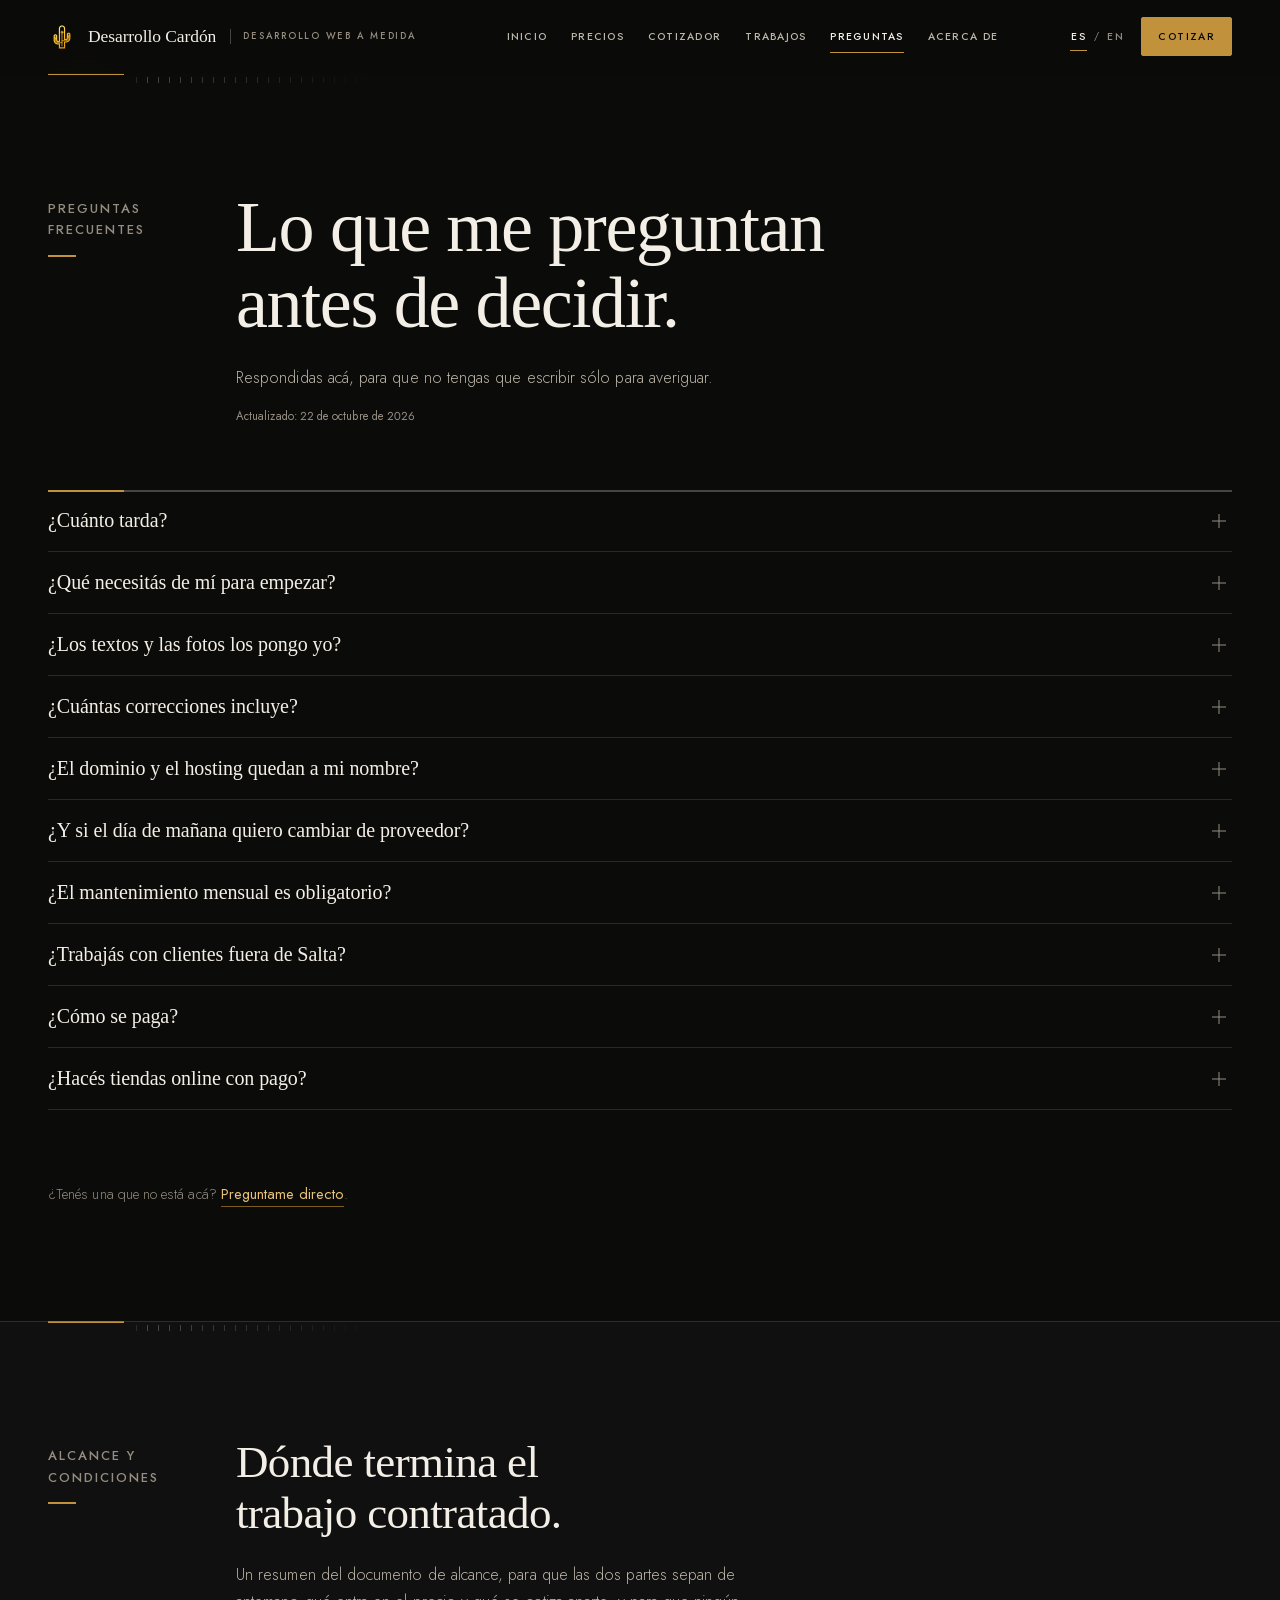
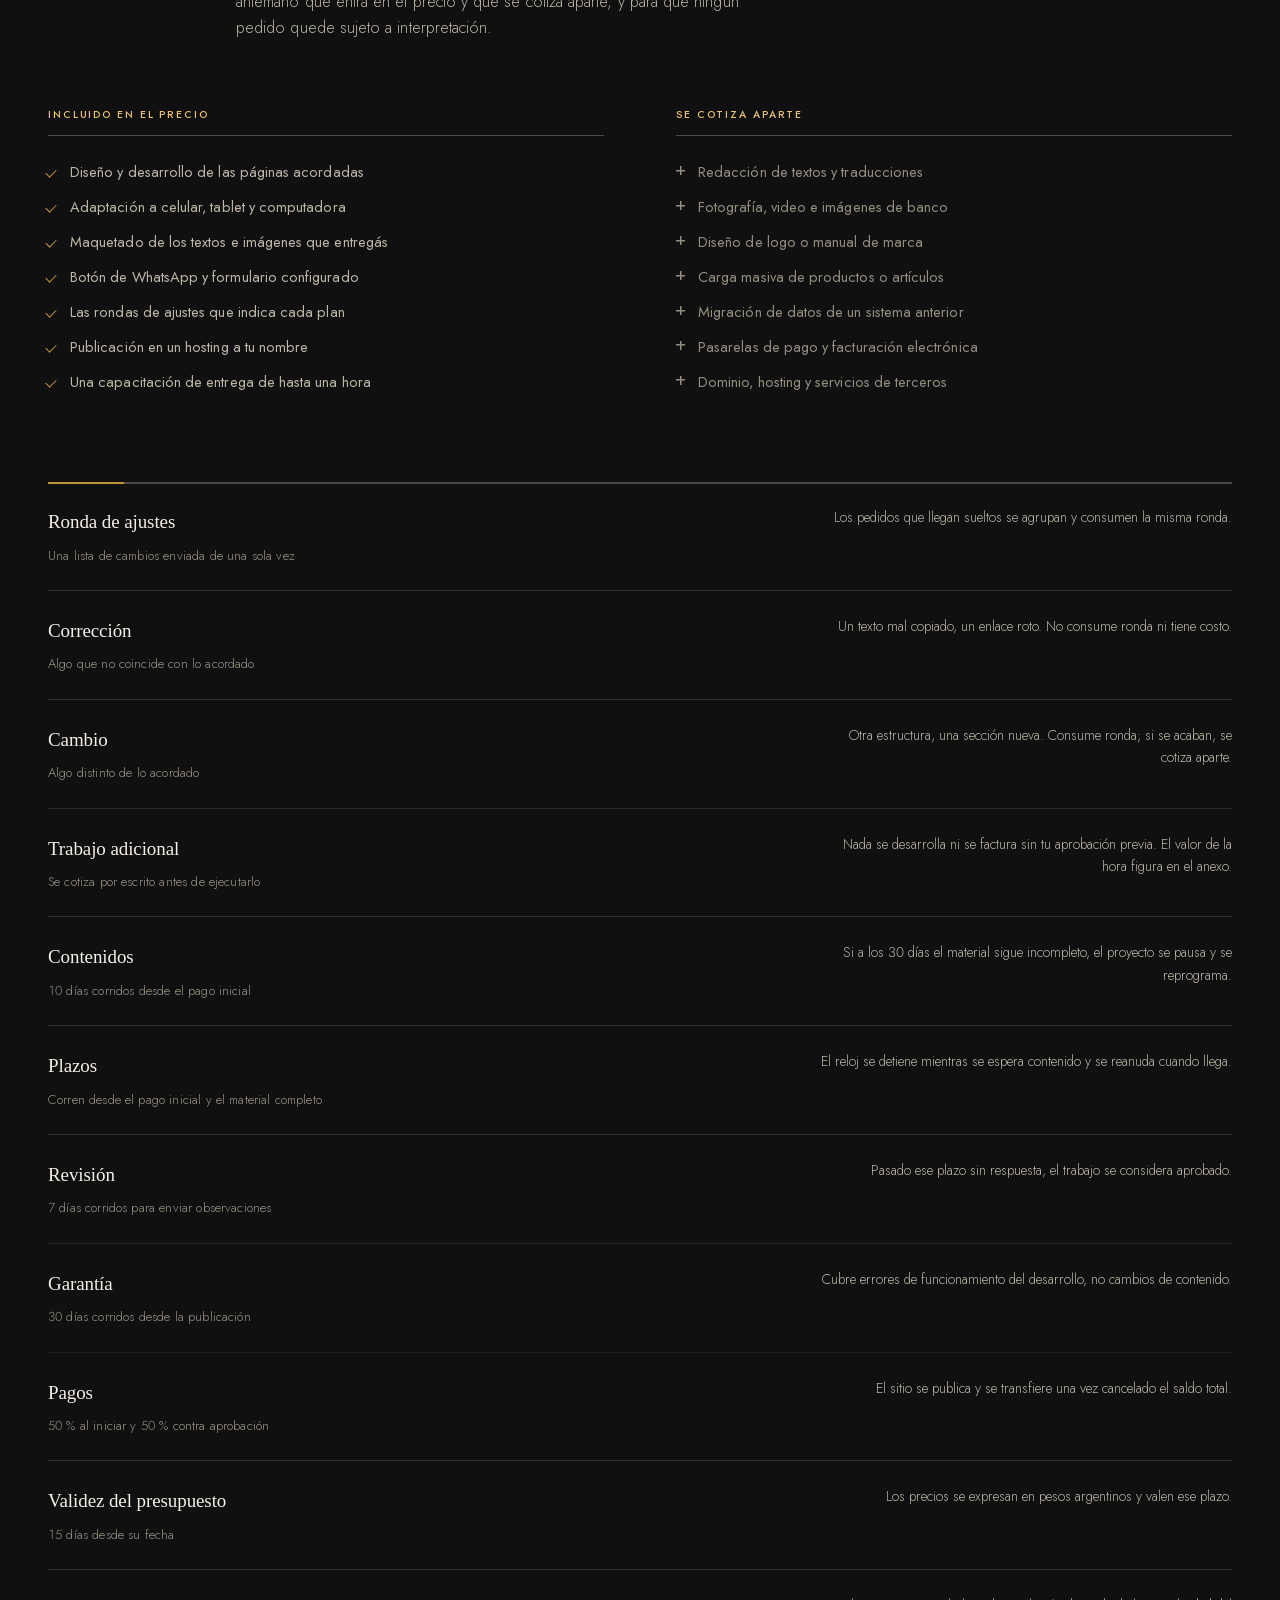
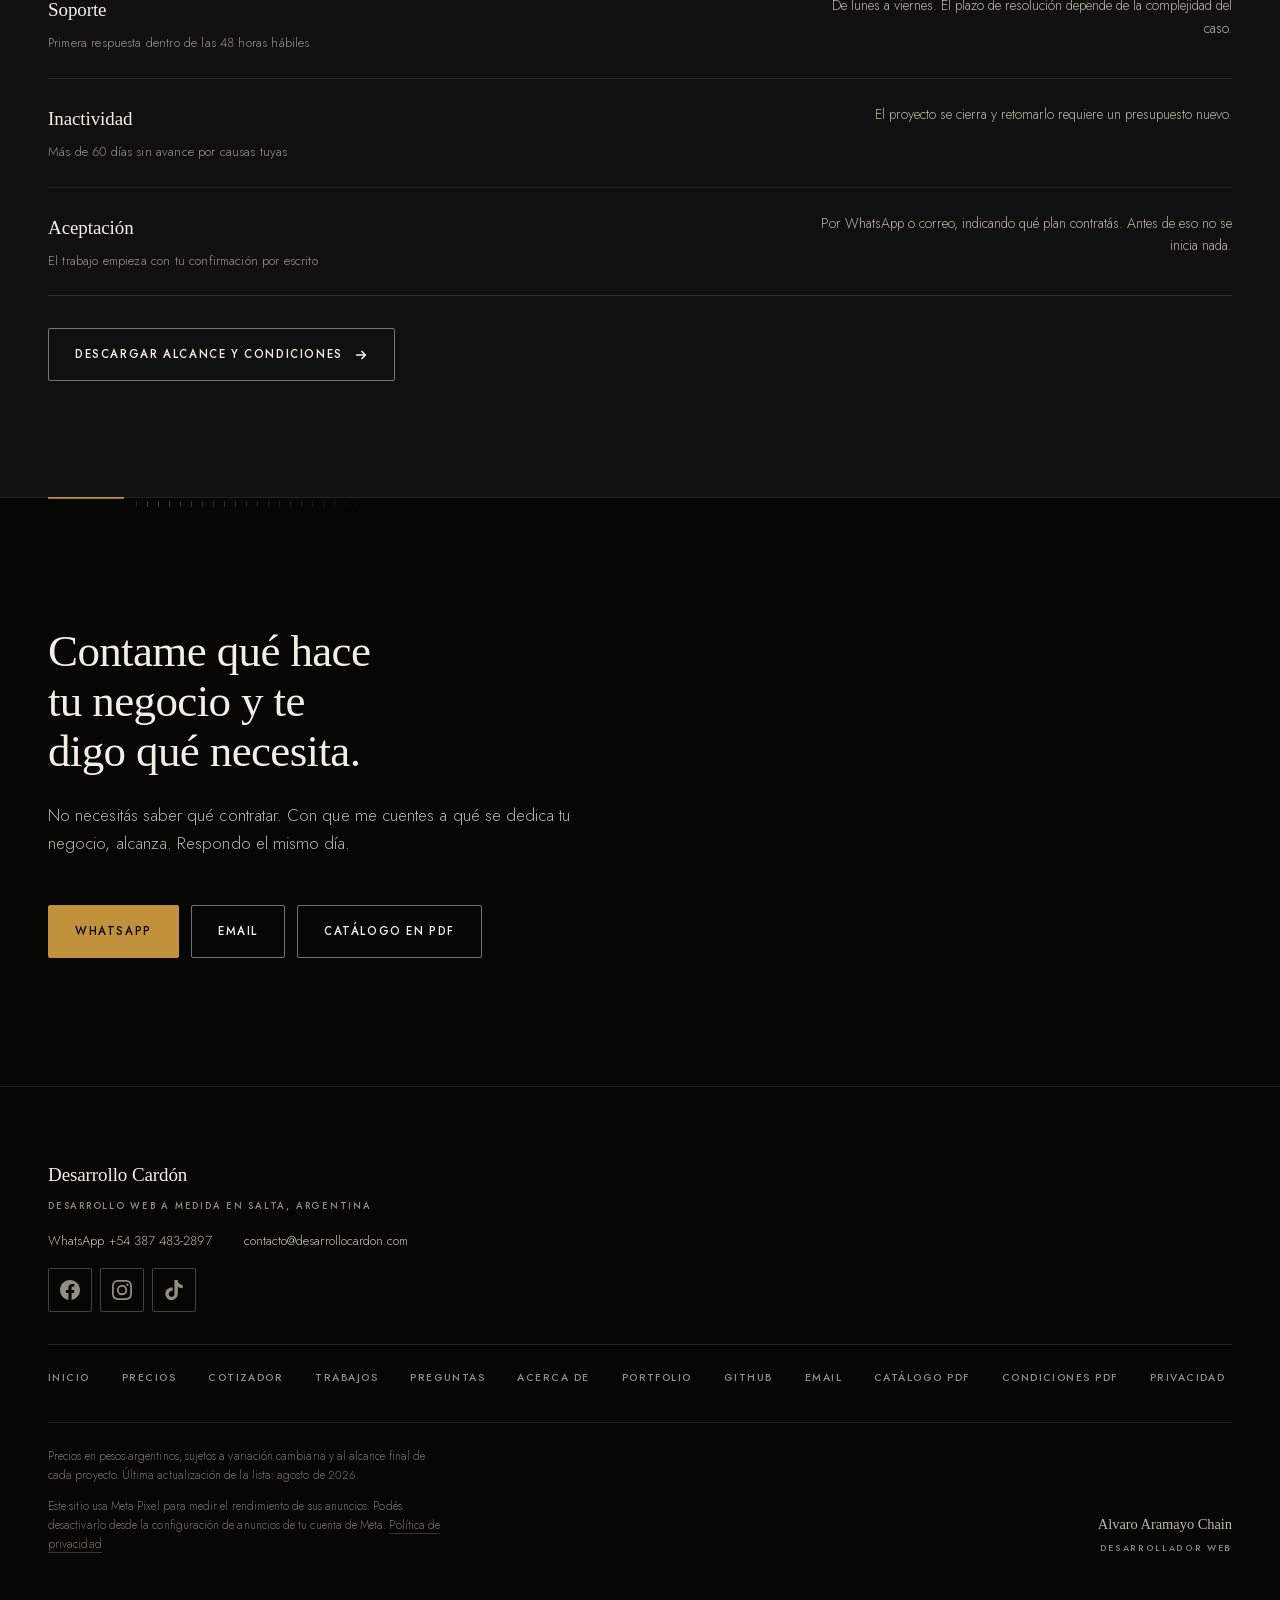
<file: preguntas/index.html>
<!DOCTYPE html>
<html lang="es" class="no-js">
<head>
<meta charset="UTF-8">
<meta name="viewport" content="width=device-width, initial-scale=1.0">
<meta name="theme-color" content="#0B0B0A">

<title>Preguntas frecuentes | Desarrollo Cardón</title>
<meta name="description" content="Plazos, correcciones incluidas, a nombre de quién quedan el dominio y el hosting, formas de pago y qué pasa si querés cambiar de proveedor.">
<link rel="canonical" href="https://desarrollocardon.com/preguntas/">

<meta property="og:type" content="website">
<meta property="og:locale" content="es_AR">
<meta property="og:site_name" content="Desarrollo Cardón — Desarrollo web a medida">
<meta property="og:title" content="Preguntas frecuentes">
<meta property="og:description" content="Plazos, correcciones, titularidad del dominio, pagos y garantías.">
<meta property="og:url" content="https://desarrollocardon.com/preguntas/">
<meta property="og:image" content="https://desarrollocardon.com/assets/og-cover.jpg">
<meta property="og:image:width" content="1200">
<meta property="og:image:height" content="630">
<meta name="twitter:card" content="summary_large_image">
<meta name="twitter:title" content="Preguntas frecuentes">
<meta name="twitter:description" content="Plazos, correcciones, titularidad del dominio, pagos y garantías.">
<meta name="twitter:image" content="https://desarrollocardon.com/assets/og-cover.jpg">

<link rel="icon" href="../assets/logo.svg" type="image/svg+xml">
<link rel="icon" href="../assets/favicon.ico" sizes="32x32">
<link rel="icon" href="../assets/favicon-32.png" sizes="32x32" type="image/png">
<link rel="icon" href="../assets/favicon-16.png" sizes="16x16" type="image/png">
<link rel="apple-touch-icon" href="../assets/apple-touch-icon.png">

<link rel="preload" href="../assets/fonts/jost-var.woff2" as="font" type="font/woff2" crossorigin>
<link rel="stylesheet" href="../styles.css">

<script>
  /* Marca que hay JS ANTES del primer pintado: el CSS de animaciones
     sólo se aplica bajo .js, así que si el JS falla o está bloqueado
     el contenido se ve igual en vez de quedar invisible. */
  document.documentElement.className = 'js';
  setTimeout(function () {
    var h = document.documentElement;
    if (!h.classList.contains('reveal-ready')) h.classList.add('motion-off');
  }, 2500);
</script>

<!-- Meta Pixel. Va debajo del guardia de .js, que tiene que correr
     antes del primer pintado, y con defer para no bloquear el parseo.
     Registra PageView y los eventos del cotizador; el detalle esta en
     assets/metapixel.js. Este si deja cookie propia (_fbp). -->
<script defer src="../assets/metapixel.js"></script>

<!-- Analitica. Va con defer: no bloquea la primera pintada ni cambia el
     orden de i18n.js y script.js, que siguen al final del body. Umami no
     usa cookies ni localStorage; el pixel de Meta, que va arriba, si deja
     una cookie propia. -->
<script defer src="https://cloud.umami.is/script.js" data-website-id="14271b89-4196-429c-a2cd-51047de8d7f0"></script>

<!-- Google tag (gtag.js) -->
<script async src="https://www.googletagmanager.com/gtag/js?id=AW-18130847876"></script>
<script>
  window.dataLayer = window.dataLayer || [];
  function gtag(){dataLayer.push(arguments);}
  gtag('js', new Date());
  gtag('config', 'AW-18130847876');
</script>

<!-- Event snippet for Contacto conversion page -->
<script>
function gtag_report_conversion(url) {
  var callback = function () {
    if (typeof(url) != 'undefined') {
      window.location = url;
    }
  };
  gtag('event', 'conversion', {
      'send_to': 'AW-18130847876/-tq5CPLGzqEdEISRu8VD',
      'event_callback': callback
  });
  return false;
}
</script>

<!-- Conversion "Contacto" de Google Ads en los enlaces de WhatsApp. Todos
     abren en pestana nueva, asi que se registra con un listener delegado
     que no frena la navegacion; cubre tambien los que arma script.js. -->
<script>
  document.addEventListener('click', function (ev) {
    var a = ev.target && ev.target.closest ? ev.target.closest('a[href]') : null;
    if (!a) return;
    var href = (a.getAttribute('href') || '').toLowerCase();
    if (/wa\.me|api\.whatsapp\.com|web\.whatsapp\.com/.test(href)) {
      gtag('event', 'conversion', { 'send_to': 'AW-18130847876/-tq5CPLGzqEdEISRu8VD' });
    }
  }, true);
</script>
</head>
<body>

<a class="skip" href="#contenido">Saltar al contenido</a>
<div class="rule-top" aria-hidden="true"><span id="progressBar"></span></div>
<!-- oferta:inicio -->
<aside class="oferta" id="oferta" aria-label="Oferta primeros clientes" data-oferta>
  <div class="oferta-in">
    <p class="oferta-t"><strong>Oferta primeros clientes</strong> — <span>5 proyectos en total, hasta el 30/11</span></p>
    <p class="oferta-d"><span>Sitio institucional $330.000</span> <span class="oferta-extra">(precio de lista $520.000). Puesta en producción sin cargo.</span></p>
    <a class="btn btn-gold btn-sm oferta-cta" href="https://wa.me/543874832897?text=Hola%21%20Quiero%20reservar%20mi%20lugar%20en%20la%20oferta%20primeros%20clientes.%20Me%20interesa%20el%20plan%20____." target="_blank" rel="noopener" data-wa-en="Hi! I'd like to reserve my spot in the first-client offer. I'm interested in the ____ plan." data-umami-event="whatsapp">Reservar mi lugar</a>
    <button type="button" class="oferta-x" id="ofertaX" aria-label="Cerrar la oferta" hidden>
      <svg viewBox="0 0 16 16" aria-hidden="true"><path d="M3.5 3.5l9 9M12.5 3.5l-9 9"/></svg>
    </button>
  </div>
</aside>
<!-- oferta:fin -->

<header class="nav" id="nav">
  <div class="nav-inner">
    <a class="brand" href="../">
      <img class="brand-mark" src="../assets/logo.svg" alt=""
           width="28" height="28" decoding="async">
      Desarrollo Cardón <span class="brand-thin">Desarrollo web a medida</span>
    </a>

    <button type="button" class="nav-toggle" id="navToggle"
            aria-expanded="false" aria-controls="menuPrincipal" aria-label="Menú">
      <span aria-hidden="true"></span><span aria-hidden="true"></span>
    </button>

    <nav class="menu" id="menuPrincipal" aria-label="Navegación principal">
      <a class="menu-b menu-link" href="../">Inicio</a>
      <a class="menu-b menu-link" href="../precios/">Precios</a>
      <a class="menu-b menu-link" href="../cotizador/">Cotizador</a>
      <a class="menu-b menu-link" href="../trabajos/">Trabajos</a>
      <a class="menu-b menu-link is-active" href="../preguntas/" aria-current="page">Preguntas</a>
      <a class="menu-b menu-link" href="../acerca/">Acerca de</a>
    </nav>

    <div class="nav-end">
      <div class="lang" role="group" aria-label="Idioma">
        <button type="button" class="lang-b" data-lang="es" lang="es">ES</button>
        <span class="lang-sep" aria-hidden="true">/</span>
        <button type="button" class="lang-b" data-lang="en" lang="en">EN</button>
      </div>
      <a class="btn btn-solid btn-sm" href="../cotizador/">Cotizar</a>
    </div>
  </div>
</header>

<main id="contenido">
<section class="band band-first" id="preguntas" aria-labelledby="h-faq">
  <div class="wrap">
    <div class="sec">
      <p class="sec-idx" data-reveal="rise">Preguntas frecuentes</p>
      <h1 id="h-faq" class="display" data-reveal="mask">Lo que me preguntan antes de decidir.</h1>
      <p class="sec-note" data-reveal="rise" data-delay="1">
        Respondidas acá, para que no tengas que escribir sólo para averiguar.
      </p>
      <p class="updated">Actualizado: <time datetime="2026-10-22">22 de octubre de 2026</time></p>
    </div>

    <div class="ledger" data-accordion data-stagger>

      <article class="plan faq">
        <h2 class="faq-q"><button class="plan-bar" aria-expanded="false" aria-controls="f-1">
          <span class="plan-t"><span class="plan-name">¿Cuánto tarda?</span></span>
          <span class="plan-x" aria-hidden="true"></span>
        </button></h2>
        <div class="plan-drop" id="f-1"><div class="plan-in faq-in">
          <p>Entre 1 y 9 semanas, según el plan y qué tan rápido llegue el material. Como referencia: una Landing (sitio de una sola página) tarda entre 1 y 2 semanas; un Institucional (sitio de 3 a 5 páginas), entre 2 y 3; un Institucional Premium (de 6 a 9 páginas), entre 3 y 4; y las apps web con panel, entre 4 y 9 semanas según los módulos. El plazo exacto te lo confirmo por escrito antes de arrancar.</p>
        </div></div>
      </article>

      <article class="plan faq">
        <h2 class="faq-q"><button class="plan-bar" aria-expanded="false" aria-controls="f-2">
          <span class="plan-t"><span class="plan-name">¿Qué necesitás de mí para empezar?</span></span>
          <span class="plan-x" aria-hidden="true"></span>
        </button></h2>
        <div class="plan-drop" id="f-2"><div class="plan-in faq-in">
          <p>Tres definiciones: qué hace tu negocio, a quién le vendés y cómo querés que te contacten. Si tenés logo, fotos y textos, mejor. Si no, arrancamos igual y los completamos en el proceso.</p>
        </div></div>
      </article>

      <article class="plan faq">
        <h2 class="faq-q"><button class="plan-bar" aria-expanded="false" aria-controls="f-3">
          <span class="plan-t"><span class="plan-name">¿Los textos y las fotos los pongo yo?</span></span>
          <span class="plan-x" aria-hidden="true"></span>
        </button></h2>
        <div class="plan-drop" id="f-3"><div class="plan-in faq-in">
          <p>Sí, lo ideal es que el contenido salga de vos, porque conocés tu negocio mejor que yo. Vos me contás y yo lo ordeno y lo escribo para la web. Las fotos propias siempre rinden más que las de banco: si no tenés, se puede publicar con material provisorio y reemplazarlo después.</p>
        </div></div>
      </article>

      <article class="plan faq">
        <h2 class="faq-q"><button class="plan-bar" aria-expanded="false" aria-controls="f-4">
          <span class="plan-t"><span class="plan-name">¿Cuántas correcciones incluye?</span></span>
          <span class="plan-x" aria-hidden="true"></span>
        </button></h2>
        <div class="plan-drop" id="f-4"><div class="plan-in faq-in">
          <p>Depende del plan: la Landing (sitio de una sola página) incluye 1 ronda de ajustes; el Institucional (de 3 a 5 páginas), 2 rondas; y el Institucional Premium (de 6 a 9 páginas), 3 rondas. Una ronda es una lista de cambios junta, no un cambio suelto por día. Antes de maquetar acordamos la dirección para que las rondas se usen en afinar, no en rehacer.</p>
        </div></div>
      </article>

      <article class="plan faq">
        <h2 class="faq-q"><button class="plan-bar" aria-expanded="false" aria-controls="f-5">
          <span class="plan-t"><span class="plan-name">¿El dominio y el hosting quedan a mi nombre?</span></span>
          <span class="plan-x" aria-hidden="true"></span>
        </button></h2>
        <div class="plan-drop" id="f-5"><div class="plan-in faq-in">
          <p>Sí, siempre. El dominio se registra a tu nombre y el hosting queda en una cuenta tuya. Yo administro si querés, pero el titular sos vos.</p>
        </div></div>
      </article>

      <article class="plan faq">
        <h2 class="faq-q"><button class="plan-bar" aria-expanded="false" aria-controls="f-6">
          <span class="plan-t"><span class="plan-name">¿Y si el día de mañana quiero cambiar de proveedor?</span></span>
          <span class="plan-x" aria-hidden="true"></span>
        </button></h2>
        <div class="plan-drop" id="f-6"><div class="plan-in faq-in">
          <p>Te llevás todo: el dominio, el hosting y el código. No hay contrato de permanencia ni costo de salida, y no dejo nada atado a una cuenta mía. Es la diferencia entre contratar un servicio y quedar rehén de uno.</p>
        </div></div>
      </article>

      <article class="plan faq">
        <h2 class="faq-q"><button class="plan-bar" aria-expanded="false" aria-controls="f-7">
          <span class="plan-t"><span class="plan-name">¿El mantenimiento mensual es obligatorio?</span></span>
          <span class="plan-x" aria-hidden="true"></span>
        </button></h2>
        <div class="plan-drop" id="f-7"><div class="plan-in faq-in">
          <p>No. Podés publicar y no contratar nada más. Lo que cubre el mensual es que alguien mire el sitio cuando vos no lo estás mirando: backups, actualizaciones, caídas y cambios chicos. Sin eso, el primer problema aparece el día que lo necesitás funcionando.</p>
        </div></div>
      </article>

      <article class="plan faq">
        <h2 class="faq-q"><button class="plan-bar" aria-expanded="false" aria-controls="f-8">
          <span class="plan-t"><span class="plan-name">¿Trabajás con clientes fuera de Salta?</span></span>
          <span class="plan-x" aria-hidden="true"></span>
        </button></h2>
        <div class="plan-drop" id="f-8"><div class="plan-in faq-in">
          <p>Sí. El desarrollo es remoto y trabajo con negocios de todo el país. Si estás en Salta y preferís que nos veamos en persona para arrancar, avisame y lo coordinamos.</p>
        </div></div>
      </article>

      <article class="plan faq">
        <h2 class="faq-q"><button class="plan-bar" aria-expanded="false" aria-controls="f-9">
          <span class="plan-t"><span class="plan-name">¿Cómo se paga?</span></span>
          <span class="plan-x" aria-hidden="true"></span>
        </button></h2>
        <div class="plan-drop" id="f-9"><div class="plan-in faq-in">
          <p>50% al iniciar y 50% contra entrega, en pesos. Los precios publicados están sujetos a variación cambiaria y al alcance final del proyecto: una vez que acordamos el alcance, el precio queda fijo por escrito.</p>
        </div></div>
      </article>

      <article class="plan faq">
        <h2 class="faq-q"><button class="plan-bar" aria-expanded="false" aria-controls="f-10">
          <span class="plan-t"><span class="plan-name">¿Hacés tiendas online con pago?</span></span>
          <span class="plan-x" aria-hidden="true"></span>
        </button></h2>
        <div class="plan-drop" id="f-10"><div class="plan-in faq-in">
          <p>No, las tiendas con cobro online no están en este catálogo. Lo que sí hago es un catálogo online con consulta por WhatsApp, que para muchos comercios alcanza para mostrar los productos y recibir consultas sin el costo ni la complejidad de una tienda. Si necesitás cobro online de verdad, escribime y lo vemos aparte.</p>
        </div></div>
      </article>

    </div>

    <p class="faq-foot">
      ¿Tenés una que no está acá?
      <a href="https://wa.me/543874832897?text=Hola%21%20Tengo%20una%20duda%20que%20no%20est%C3%A1%20en%20las%20preguntas%20frecuentes" target="_blank" rel="noopener" data-wa-en="Hi! I have a question that isn't in the FAQ" data-umami-event="whatsapp">Preguntame directo</a>.
    </p>
  </div>
</section><section class="band band-soft" id="condiciones" aria-labelledby="h-cond">
  <div class="wrap">
    <div class="sec">
      <p class="sec-idx" data-reveal="rise">Alcance y condiciones</p>
      <h2 id="h-cond" class="display-2" data-reveal="mask">Dónde termina el trabajo contratado.</h2>
      <p class="sec-note" data-reveal="rise" data-delay="1">
        Un resumen del documento de alcance, para que las dos partes sepan de antemano
        qué entra en el precio y qué se cotiza aparte, y para que ningún pedido quede
        sujeto a interpretación.
      </p>
    </div>

    <div class="split cond-split">
      <div>
        <p class="cond-cap" data-reveal="rise">Incluido en el precio</p>
        <ul class="ticks">
          <li>Diseño y desarrollo de las páginas acordadas</li>
          <li>Adaptación a celular, tablet y computadora</li>
          <li>Maquetado de los textos e imágenes que entregás</li>
          <li>Botón de WhatsApp y formulario configurado</li>
          <li>Las rondas de ajustes que indica cada plan</li>
          <li>Publicación en un hosting a tu nombre</li>
          <li>Una capacitación de entrega de hasta una hora</li>
        </ul>
      </div>
      <div>
        <p class="cond-cap" data-reveal="rise">Se cotiza aparte</p>
        <ul class="ticks ticks-no">
          <li>Redacción de textos y traducciones</li>
          <li>Fotografía, video e imágenes de banco</li>
          <li>Diseño de logo o manual de marca</li>
          <li>Carga masiva de productos o artículos</li>
          <li>Migración de datos de un sistema anterior</li>
          <li>Pasarelas de pago y facturación electrónica</li>
          <li>Dominio, hosting y servicios de terceros</li>
        </ul>
      </div>
    </div>

    <dl class="rows cond-rows" data-stagger>
        <div class="row">
          <dt>Ronda de ajustes<span>Una lista de cambios enviada de una sola vez</span></dt>
          <dd class="row-txt">Los pedidos que llegan sueltos se agrupan y consumen la misma ronda.</dd>
        </div>
        <div class="row">
          <dt>Corrección<span>Algo que no coincide con lo acordado</span></dt>
          <dd class="row-txt">Un texto mal copiado, un enlace roto. No consume ronda ni tiene costo.</dd>
        </div>
        <div class="row">
          <dt>Cambio<span>Algo distinto de lo acordado</span></dt>
          <dd class="row-txt">Otra estructura, una sección nueva. Consume ronda; si se acaban, se cotiza aparte.</dd>
        </div>
        <div class="row">
          <dt>Trabajo adicional<span>Se cotiza por escrito antes de ejecutarlo</span></dt>
          <dd class="row-txt">Nada se desarrolla ni se factura sin tu aprobación previa. El valor de la hora figura en el anexo.</dd>
        </div>
        <div class="row">
          <dt>Contenidos<span>10 días corridos desde el pago inicial</span></dt>
          <dd class="row-txt">Si a los 30 días el material sigue incompleto, el proyecto se pausa y se reprograma.</dd>
        </div>
        <div class="row">
          <dt>Plazos<span>Corren desde el pago inicial y el material completo</span></dt>
          <dd class="row-txt">El reloj se detiene mientras se espera contenido y se reanuda cuando llega.</dd>
        </div>
        <div class="row">
          <dt>Revisión<span>7 días corridos para enviar observaciones</span></dt>
          <dd class="row-txt">Pasado ese plazo sin respuesta, el trabajo se considera aprobado.</dd>
        </div>
        <div class="row">
          <dt>Garantía<span>30 días corridos desde la publicación</span></dt>
          <dd class="row-txt">Cubre errores de funcionamiento del desarrollo, no cambios de contenido.</dd>
        </div>
        <div class="row">
          <dt>Pagos<span>50 % al iniciar y 50 % contra aprobación</span></dt>
          <dd class="row-txt">El sitio se publica y se transfiere una vez cancelado el saldo total.</dd>
        </div>
        <div class="row">
          <dt>Validez del presupuesto<span>15 días desde su fecha</span></dt>
          <dd class="row-txt">Los precios se expresan en pesos argentinos y valen ese plazo.</dd>
        </div>
        <div class="row">
          <dt>Soporte<span>Primera respuesta dentro de las 48 horas hábiles</span></dt>
          <dd class="row-txt">De lunes a viernes. El plazo de resolución depende de la complejidad del caso.</dd>
        </div>
        <div class="row">
          <dt>Inactividad<span>Más de 60 días sin avance por causas tuyas</span></dt>
          <dd class="row-txt">El proyecto se cierra y retomarlo requiere un presupuesto nuevo.</dd>
        </div>
        <div class="row">
          <dt>Aceptación<span>El trabajo empieza con tu confirmación por escrito</span></dt>
          <dd class="row-txt">Por WhatsApp o correo, indicando qué plan contratás. Antes de eso no se inicia nada.</dd>
        </div>
    </dl>

    <div class="sec-cta">
      <a class="btn btn-line" href="../condiciones.pdf" target="_blank" rel="noopener" data-umami-event="condiciones-pdf">
        Descargar alcance y condiciones
        <svg class="ico-out" viewBox="0 0 16 16" aria-hidden="true"><path d="M3 8h10M9 4l4 4-4 4"/></svg>
      </a>
    </div>
  </div>
</section><section class="close" id="contacto" aria-labelledby="h-close">
  <div class="wrap close-in">
    <h2 id="h-close" class="display-2" data-reveal="mask">Contame qué hace tu negocio y te digo qué necesita.</h2>
    <p class="close-note" data-reveal="rise" data-delay="1">
      No necesitás saber qué contratar. Con que me cuentes a qué se dedica tu negocio,
      alcanza. Respondo el mismo día.
    </p>
    <div class="close-actions" data-reveal="rise" data-delay="2">
      <a class="btn btn-gold" href="https://wa.me/543874832897?text=Hola%21%20Quiero%20consultar%20por%20un%20sitio%20web" target="_blank" rel="noopener" data-wa-en="Hi! I'd like to ask about a website" data-umami-event="whatsapp">WhatsApp</a>
      <a class="btn btn-line" href="mailto:contacto@desarrollocardon.com?subject=Consulta%20por%20servicios%20web" data-mail-en="Enquiry about web services">Email</a>
      <a class="btn btn-line" href="../catalogo.pdf" target="_blank" rel="noopener" data-umami-event="catalogo-pdf">Catálogo en PDF</a>
    </div>
  </div>
</section>
</main>

<a class="wafab" id="waFab" href="https://wa.me/543874832897?text=Hola%21%20Quiero%20consultar%20por%20un%20sitio%20web"
   target="_blank" rel="noopener" aria-label="Escribirme por WhatsApp" data-wa-en="Hi! I'd like to enquire about a website" data-umami-event="whatsapp">
  <svg viewBox="0 0 24 24" aria-hidden="true"><path d="M12 2a10 10 0 0 0-8.6 15.1L2 22l5-1.3A10 10 0 1 0 12 2zm5.3 14.1c-.2.6-1.3 1.2-1.8 1.2-.5.1-1 .1-1.7-.1-.4-.1-.9-.3-1.5-.6-2.6-1.2-4.3-3.9-4.5-4.1-.1-.2-1-1.4-1-2.6s.6-1.8.9-2.1c.2-.2.5-.3.7-.3h.5c.2 0 .4 0 .6.5l.8 1.9c.1.2.1.4 0 .6l-.3.5-.4.4c-.1.1-.3.3-.1.6.1.3.6 1.1 1.4 1.8 1 .9 1.8 1.1 2 1.2.3.1.4.1.6-.1l.8-1c.2-.2.4-.2.6-.1l1.8.9c.2.1.4.2.5.3s.1.6-.1 1.2z"/></svg>
  <span>WhatsApp</span>
</a>

<footer>
  <div class="wrap foot-in">
    <p class="foot-name">Desarrollo Cardón<span>Desarrollo web a medida en Salta, Argentina</span></p>
    <p class="foot-contact">
      <a href="https://wa.me/543874832897?text=Hola%21%20Quiero%20consultar%20por%20un%20sitio%20web" target="_blank" rel="noopener" data-wa-en="Hi! I'd like to enquire about a website" data-umami-event="whatsapp">WhatsApp +54 387 483-2897</a>
      <a href="mailto:contacto@desarrollocardon.com?subject=Consulta%20por%20servicios%20web" data-mail-en="Enquiry about web services">contacto@desarrollocardon.com</a>
    </p>
    <nav class="foot-social" aria-label="Redes sociales">
      <a href="https://www.facebook.com/profile.php?id=61593945924018" target="_blank" rel="noopener" aria-label="Facebook" data-umami-event="social-facebook"><svg viewBox="0 0 24 24" aria-hidden="true"><path d="M24 12.07C24 5.4 18.63 0 12 0S0 5.4 0 12.07c0 6.02 4.39 11.02 10.12 11.93v-8.44H7.08v-3.49h3.04V9.41c0-3.02 1.79-4.69 4.53-4.69 1.31 0 2.69.24 2.69.24v2.97h-1.52c-1.49 0-1.96.93-1.96 1.88v2.26h3.33l-.53 3.49h-2.8V24C19.61 23.09 24 18.09 24 12.07z"/></svg></a>
      <a href="https://www.instagram.com/desarrollocardondev/" target="_blank" rel="noopener" aria-label="Instagram" data-umami-event="social-instagram"><svg viewBox="0 0 24 24" aria-hidden="true"><path d="M12 2.16c3.2 0 3.58.01 4.85.07 3.25.15 4.77 1.69 4.92 4.92.06 1.27.07 1.65.07 4.85s-.01 3.58-.07 4.85c-.15 3.23-1.66 4.77-4.92 4.92-1.27.06-1.64.07-4.85.07s-3.58-.01-4.85-.07c-3.26-.15-4.77-1.7-4.92-4.92C2.17 15.58 2.16 15.2 2.16 12s.01-3.58.07-4.85C2.38 3.92 3.9 2.38 7.15 2.23 8.42 2.17 8.8 2.16 12 2.16zM12 0C8.74 0 8.33.01 7.05.07 2.7.27.27 2.69.07 7.05.01 8.33 0 8.74 0 12s.01 3.67.07 4.95c.2 4.36 2.62 6.78 6.98 6.98C8.33 23.99 8.74 24 12 24s3.67-.01 4.95-.07c4.35-.2 6.78-2.62 6.98-6.98.06-1.28.07-1.69.07-4.95s-.01-3.67-.07-4.95c-.2-4.35-2.62-6.78-6.98-6.98C15.67.01 15.26 0 12 0zm0 5.84a6.16 6.16 0 1 0 0 12.32 6.16 6.16 0 0 0 0-12.32zM12 16a4 4 0 1 1 0-8 4 4 0 0 1 0 8zm6.4-11.85a1.44 1.44 0 1 0 0 2.88 1.44 1.44 0 0 0 0-2.88z"/></svg></a>
      <a href="https://www.tiktok.com/@desarrollocardon" target="_blank" rel="noopener" aria-label="TikTok" data-umami-event="social-tiktok"><svg viewBox="0 0 24 24" aria-hidden="true"><path d="M12.53.02C13.84 0 15.14.01 16.44 0c.08 1.53.63 3.09 1.75 4.17 1.12 1.11 2.7 1.62 4.24 1.79v4.03c-1.44-.05-2.89-.35-4.2-.97-.57-.26-1.1-.59-1.62-.93-.01 2.92.01 5.84-.02 8.75-.08 1.4-.54 2.79-1.35 3.94-1.31 1.92-3.58 3.17-5.91 3.21-1.43.08-2.86-.31-4.08-1.03-2.02-1.19-3.44-3.37-3.65-5.71-.02-.5-.03-1-.01-1.49.18-1.9 1.12-3.72 2.58-4.96 1.66-1.44 3.98-2.13 6.15-1.72.02 1.48-.04 2.96-.04 4.44-.99-.32-2.15-.23-3.02.37-.63.41-1.11 1.04-1.36 1.75-.21.51-.15 1.07-.14 1.61.24 1.64 1.82 3.02 3.5 2.87 1.12-.01 2.19-.66 2.77-1.61.19-.33.4-.67.41-1.06.1-1.79.06-3.57.07-5.36.01-4.03-.01-8.05.02-12.07z"/></svg></a>
    </nav>
    <nav class="foot-links" aria-label="Enlaces">
      <a href="../">Inicio</a>
      <a href="../precios/">Precios</a>
      <a href="../cotizador/">Cotizador</a>
      <a href="../trabajos/">Trabajos</a>
      <a href="../preguntas/">Preguntas</a>
      <a href="../acerca/">Acerca de</a>
      <a href="https://alvaroaramayochain.github.io/" target="_blank" rel="noopener">Portfolio</a>
      <a href="https://github.com/AlvaroAramayoChain" target="_blank" rel="noopener">GitHub</a>
      <a href="mailto:contacto@desarrollocardon.com?subject=Consulta%20por%20servicios%20web" data-mail-en="Enquiry about web services">Email</a>
      <a href="../catalogo.pdf" target="_blank" rel="noopener" data-umami-event="catalogo-pdf">Catálogo PDF</a>
      <a href="../condiciones.pdf" target="_blank" rel="noopener" data-umami-event="condiciones-pdf">Condiciones PDF</a>
      <a href="../privacidad/">Privacidad</a>
    </nav>
    <div class="foot-end">
      <div class="foot-fine">
        <p class="foot-legal">Precios en pesos argentinos, sujetos a variación cambiaria y al alcance final de cada proyecto. Última actualización de la lista: agosto de 2026.</p>
        <p class="foot-legal foot-priv">Este sitio usa Meta Pixel para medir el rendimiento de sus anuncios. Podés desactivarlo desde la configuración de anuncios de tu cuenta de Meta. <a href="../privacidad/">Política de privacidad</a></p>
      </div>
      <p class="foot-by">Alvaro Aramayo Chain<span>Desarrollador web</span></p>
    </div>
  </div>
</footer>

<script src="../assets/i18n.js"></script>
<script src="../script.js" defer></script>

<script type="application/ld+json">
{
  "@context": "https://schema.org",
  "@type": "FAQPage",
  "@id": "https://desarrollocardon.com/preguntas/#faq",
  "url": "https://desarrollocardon.com/preguntas/",
  "name": "Preguntas frecuentes",
  "inLanguage": "es-AR",
  "isPartOf": {
    "@id": "https://desarrollocardon.com/#sitio"
  },
  "about": {
    "@id": "https://desarrollocardon.com/#negocio"
  },
  "dateModified": "2026-10-22",
  "mainEntity": [
    {
      "@type": "Question",
      "name": "¿Cuánto tarda?",
      "acceptedAnswer": {
        "@type": "Answer",
        "text": "Entre 1 y 9 semanas, según el plan y qué tan rápido llegue el material. Como referencia: una Landing (sitio de una sola página) tarda entre 1 y 2 semanas; un Institucional (sitio de 3 a 5 páginas), entre 2 y 3; un Institucional Premium (de 6 a 9 páginas), entre 3 y 4; y las apps web con panel, entre 4 y 9 semanas según los módulos. El plazo exacto te lo confirmo por escrito antes de arrancar."
      }
    },
    {
      "@type": "Question",
      "name": "¿Qué necesitás de mí para empezar?",
      "acceptedAnswer": {
        "@type": "Answer",
        "text": "Tres definiciones: qué hace tu negocio, a quién le vendés y cómo querés que te contacten. Si tenés logo, fotos y textos, mejor. Si no, arrancamos igual y los completamos en el proceso."
      }
    },
    {
      "@type": "Question",
      "name": "¿Los textos y las fotos los pongo yo?",
      "acceptedAnswer": {
        "@type": "Answer",
        "text": "Sí, lo ideal es que el contenido salga de vos, porque conocés tu negocio mejor que yo. Vos me contás y yo lo ordeno y lo escribo para la web. Las fotos propias siempre rinden más que las de banco: si no tenés, se puede publicar con material provisorio y reemplazarlo después."
      }
    },
    {
      "@type": "Question",
      "name": "¿Cuántas correcciones incluye?",
      "acceptedAnswer": {
        "@type": "Answer",
        "text": "Depende del plan: la Landing (sitio de una sola página) incluye 1 ronda de ajustes; el Institucional (de 3 a 5 páginas), 2 rondas; y el Institucional Premium (de 6 a 9 páginas), 3 rondas. Una ronda es una lista de cambios junta, no un cambio suelto por día. Antes de maquetar acordamos la dirección para que las rondas se usen en afinar, no en rehacer."
      }
    },
    {
      "@type": "Question",
      "name": "¿El dominio y el hosting quedan a mi nombre?",
      "acceptedAnswer": {
        "@type": "Answer",
        "text": "Sí, siempre. El dominio se registra a tu nombre y el hosting queda en una cuenta tuya. Yo administro si querés, pero el titular sos vos."
      }
    },
    {
      "@type": "Question",
      "name": "¿Y si el día de mañana quiero cambiar de proveedor?",
      "acceptedAnswer": {
        "@type": "Answer",
        "text": "Te llevás todo: el dominio, el hosting y el código. No hay contrato de permanencia ni costo de salida, y no dejo nada atado a una cuenta mía. Es la diferencia entre contratar un servicio y quedar rehén de uno."
      }
    },
    {
      "@type": "Question",
      "name": "¿El mantenimiento mensual es obligatorio?",
      "acceptedAnswer": {
        "@type": "Answer",
        "text": "No. Podés publicar y no contratar nada más. Lo que cubre el mensual es que alguien mire el sitio cuando vos no lo estás mirando: backups, actualizaciones, caídas y cambios chicos. Sin eso, el primer problema aparece el día que lo necesitás funcionando."
      }
    },
    {
      "@type": "Question",
      "name": "¿Trabajás con clientes fuera de Salta?",
      "acceptedAnswer": {
        "@type": "Answer",
        "text": "Sí. El desarrollo es remoto y trabajo con negocios de todo el país. Si estás en Salta y preferís que nos veamos en persona para arrancar, avisame y lo coordinamos."
      }
    },
    {
      "@type": "Question",
      "name": "¿Cómo se paga?",
      "acceptedAnswer": {
        "@type": "Answer",
        "text": "50% al iniciar y 50% contra entrega, en pesos. Los precios publicados están sujetos a variación cambiaria y al alcance final del proyecto: una vez que acordamos el alcance, el precio queda fijo por escrito."
      }
    },
    {
      "@type": "Question",
      "name": "¿Hacés tiendas online con pago?",
      "acceptedAnswer": {
        "@type": "Answer",
        "text": "No, las tiendas con cobro online no están en este catálogo. Lo que sí hago es un catálogo online con consulta por WhatsApp, que para muchos comercios alcanza para mostrar los productos y recibir consultas sin el costo ni la complejidad de una tienda. Si necesitás cobro online de verdad, escribime y lo vemos aparte."
      }
    }
  ]
}
</script>
</body>
</html>
</file>
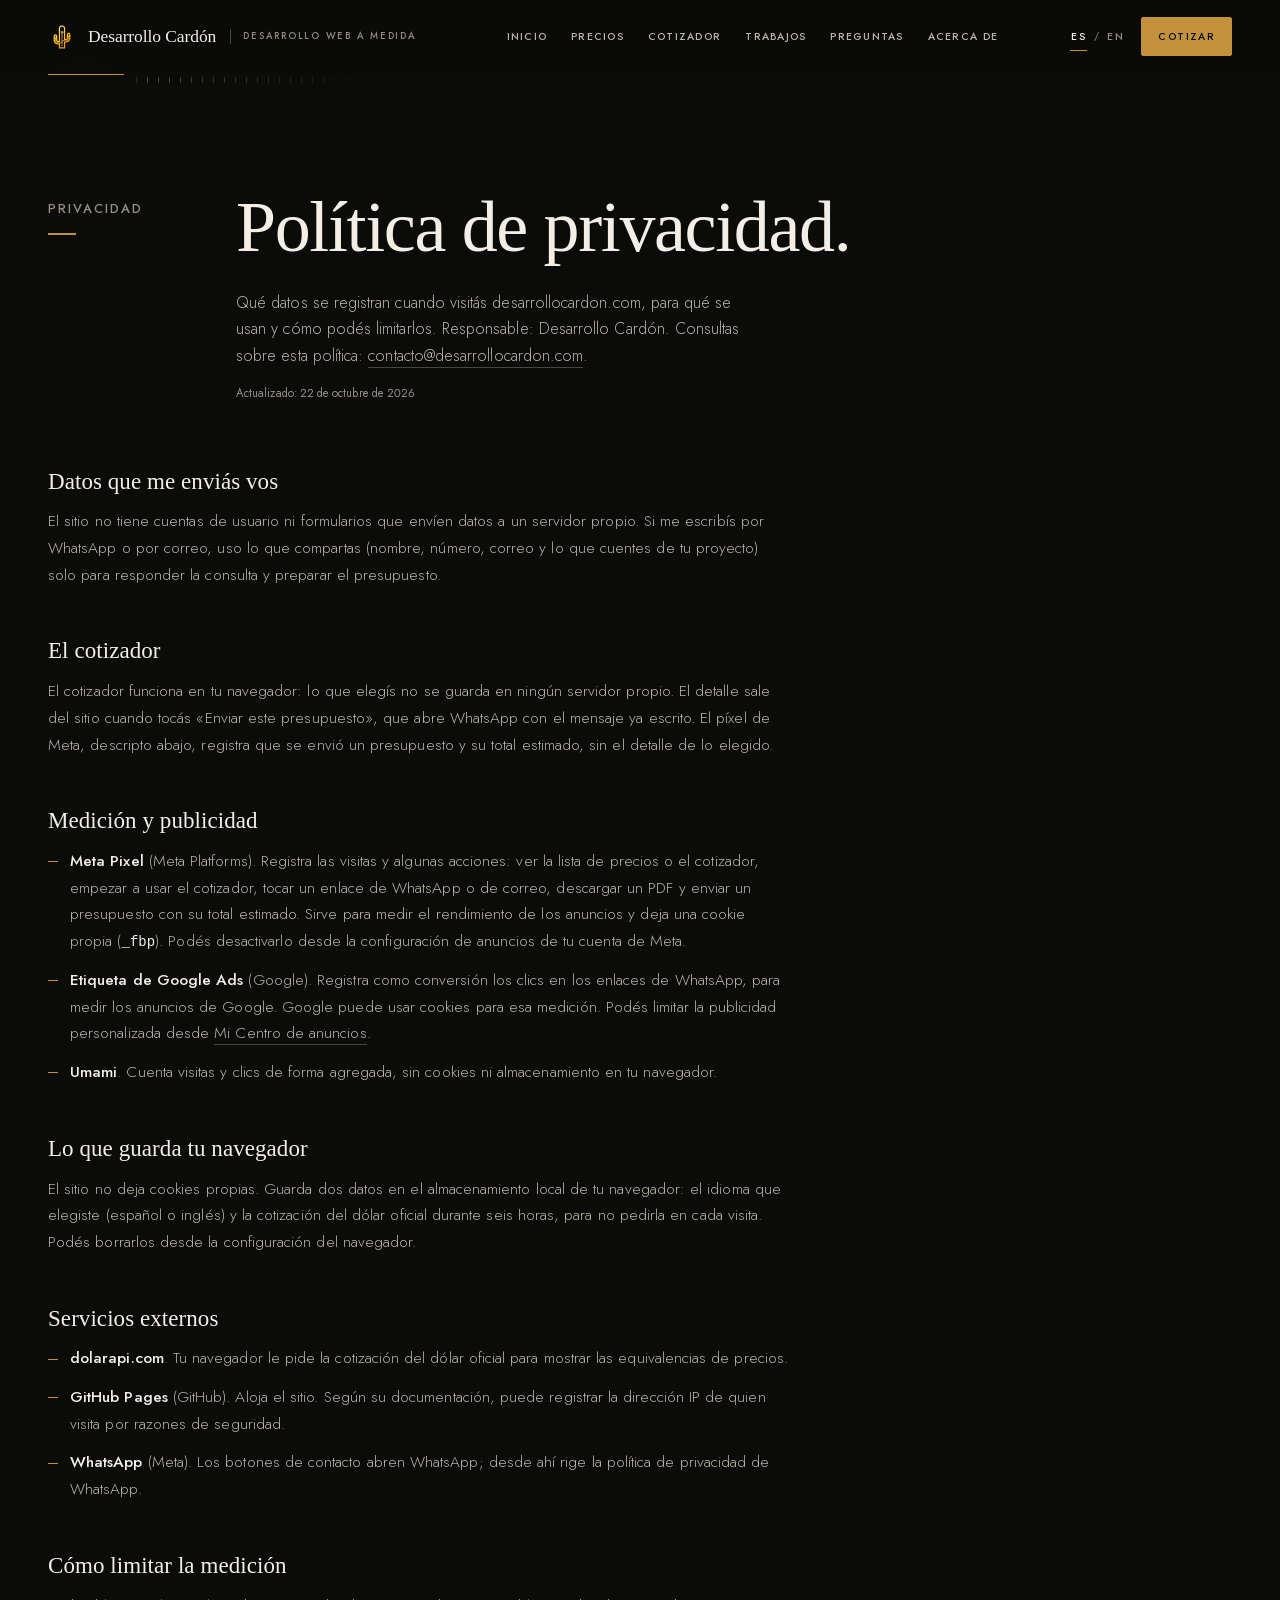
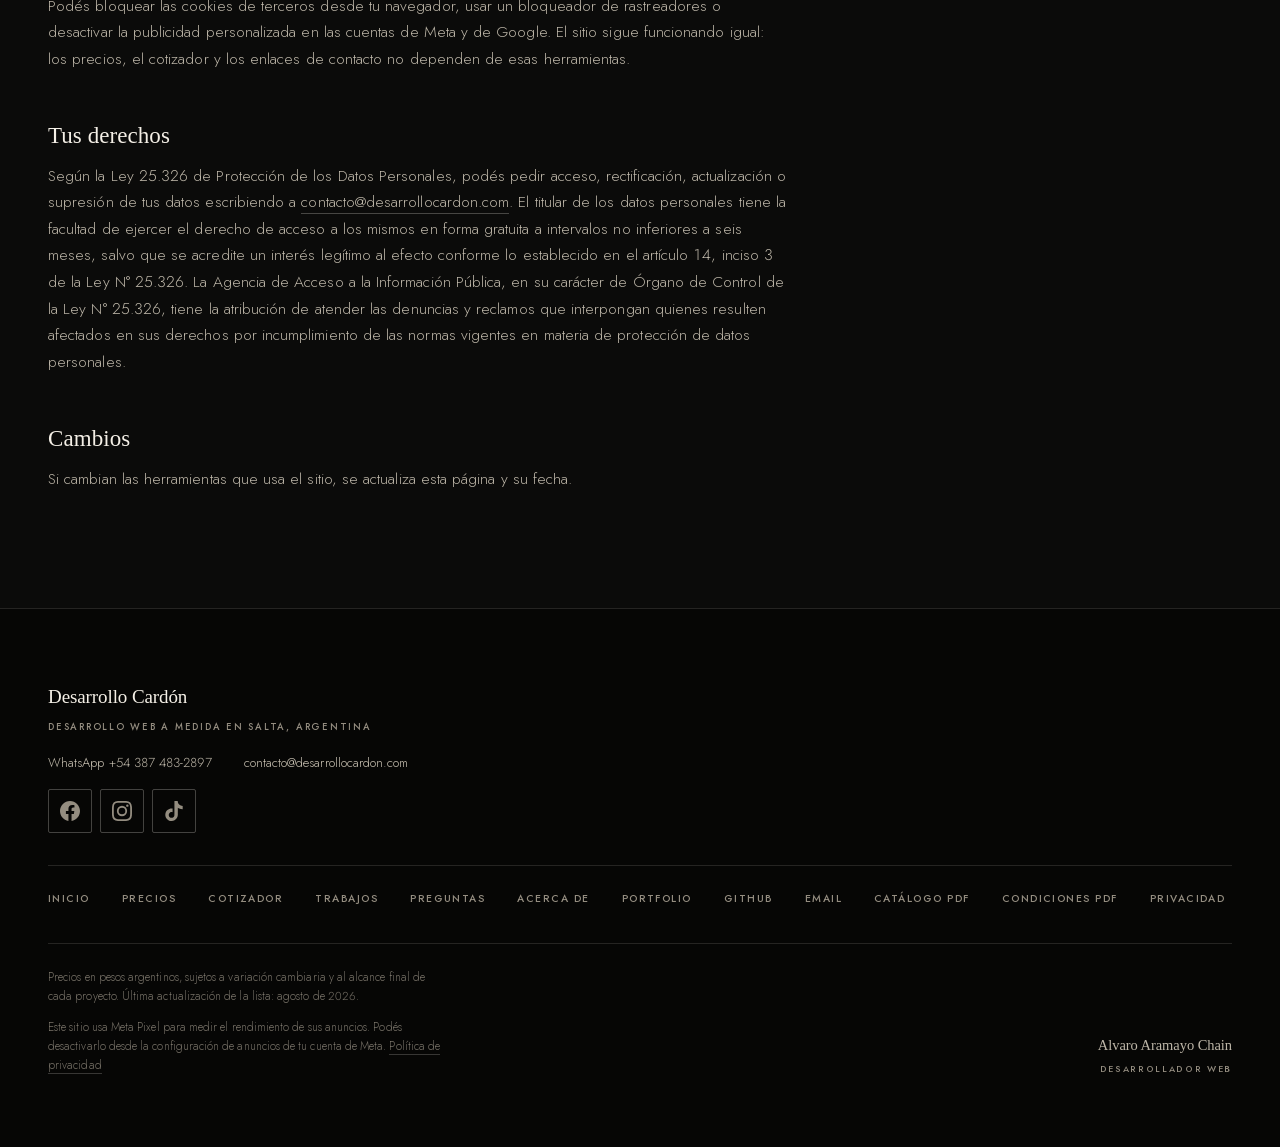
<file: privacidad/index.html>
<!DOCTYPE html>
<html lang="es" class="no-js">
<head>
<meta charset="UTF-8">
<meta name="viewport" content="width=device-width, initial-scale=1.0">
<meta name="theme-color" content="#0B0B0A">

<title>Política de privacidad | Desarrollo Cardón</title>
<meta name="description" content="Qué datos registra desarrollocardon.com, para qué se usan Meta Pixel, la etiqueta de Google Ads y Umami, y cómo limitarlos.">
<link rel="canonical" href="https://desarrollocardon.com/privacidad/">

<meta property="og:type" content="website">
<meta property="og:locale" content="es_AR">
<meta property="og:site_name" content="Desarrollo Cardón — Desarrollo web a medida">
<meta property="og:title" content="Política de privacidad">
<meta property="og:description" content="Qué datos registra el sitio y cómo limitarlos.">
<meta property="og:url" content="https://desarrollocardon.com/privacidad/">
<meta property="og:image" content="https://desarrollocardon.com/assets/og-cover.jpg">
<meta property="og:image:width" content="1200">
<meta property="og:image:height" content="630">
<meta name="twitter:card" content="summary_large_image">
<meta name="twitter:title" content="Política de privacidad">
<meta name="twitter:description" content="Qué datos registra el sitio y cómo limitarlos.">
<meta name="twitter:image" content="https://desarrollocardon.com/assets/og-cover.jpg">

<link rel="icon" href="../assets/logo.svg" type="image/svg+xml">
<link rel="icon" href="../assets/favicon.ico" sizes="32x32">
<link rel="icon" href="../assets/favicon-32.png" sizes="32x32" type="image/png">
<link rel="icon" href="../assets/favicon-16.png" sizes="16x16" type="image/png">
<link rel="apple-touch-icon" href="../assets/apple-touch-icon.png">

<link rel="preload" href="../assets/fonts/jost-var.woff2" as="font" type="font/woff2" crossorigin>
<link rel="stylesheet" href="../styles.css">

<script>
  /* Marca que hay JS ANTES del primer pintado: el CSS de animaciones
     sólo se aplica bajo .js, así que si el JS falla o está bloqueado
     el contenido se ve igual en vez de quedar invisible. */
  document.documentElement.className = 'js';
  setTimeout(function () {
    var h = document.documentElement;
    if (!h.classList.contains('reveal-ready')) h.classList.add('motion-off');
  }, 2500);
</script>

<!-- Meta Pixel. Va debajo del guardia de .js, que tiene que correr
     antes del primer pintado, y con defer para no bloquear el parseo.
     Registra PageView y los eventos del cotizador; el detalle esta en
     assets/metapixel.js. Este si deja cookie propia (_fbp). -->
<script defer src="../assets/metapixel.js"></script>

<!-- Analitica. Va con defer: no bloquea la primera pintada ni cambia el
     orden de i18n.js y script.js, que siguen al final del body. Umami no
     usa cookies ni localStorage; el pixel de Meta, que va arriba, si deja
     una cookie propia. -->
<script defer src="https://cloud.umami.is/script.js" data-website-id="14271b89-4196-429c-a2cd-51047de8d7f0"></script>

<!-- Google tag (gtag.js) -->
<script async src="https://www.googletagmanager.com/gtag/js?id=AW-18130847876"></script>
<script>
  window.dataLayer = window.dataLayer || [];
  function gtag(){dataLayer.push(arguments);}
  gtag('js', new Date());
  gtag('config', 'AW-18130847876');
</script>

<!-- Event snippet for Contacto conversion page -->
<script>
function gtag_report_conversion(url) {
  var callback = function () {
    if (typeof(url) != 'undefined') {
      window.location = url;
    }
  };
  gtag('event', 'conversion', {
      'send_to': 'AW-18130847876/-tq5CPLGzqEdEISRu8VD',
      'event_callback': callback
  });
  return false;
}
</script>

<!-- Conversion "Contacto" de Google Ads en los enlaces de WhatsApp. Todos
     abren en pestana nueva, asi que se registra con un listener delegado
     que no frena la navegacion; cubre tambien los que arma script.js. -->
<script>
  document.addEventListener('click', function (ev) {
    var a = ev.target && ev.target.closest ? ev.target.closest('a[href]') : null;
    if (!a) return;
    var href = (a.getAttribute('href') || '').toLowerCase();
    if (/wa\.me|api\.whatsapp\.com|web\.whatsapp\.com/.test(href)) {
      gtag('event', 'conversion', { 'send_to': 'AW-18130847876/-tq5CPLGzqEdEISRu8VD' });
    }
  }, true);
</script>
</head>
<body>

<a class="skip" href="#contenido">Saltar al contenido</a>
<div class="rule-top" aria-hidden="true"><span id="progressBar"></span></div>

<header class="nav" id="nav">
  <div class="nav-inner">
    <a class="brand" href="../">
      <img class="brand-mark" src="../assets/logo.svg" alt=""
           width="28" height="28" decoding="async">
      Desarrollo Cardón <span class="brand-thin">Desarrollo web a medida</span>
    </a>

    <button type="button" class="nav-toggle" id="navToggle"
            aria-expanded="false" aria-controls="menuPrincipal" aria-label="Menú">
      <span aria-hidden="true"></span><span aria-hidden="true"></span>
    </button>

    <nav class="menu" id="menuPrincipal" aria-label="Navegación principal">
      <a class="menu-b menu-link" href="../">Inicio</a>
      <a class="menu-b menu-link" href="../precios/">Precios</a>
      <a class="menu-b menu-link" href="../cotizador/">Cotizador</a>
      <a class="menu-b menu-link" href="../trabajos/">Trabajos</a>
      <a class="menu-b menu-link" href="../preguntas/">Preguntas</a>
      <a class="menu-b menu-link" href="../acerca/">Acerca de</a>
    </nav>

    <div class="nav-end">
      <div class="lang" role="group" aria-label="Idioma">
        <button type="button" class="lang-b" data-lang="es" lang="es">ES</button>
        <span class="lang-sep" aria-hidden="true">/</span>
        <button type="button" class="lang-b" data-lang="en" lang="en">EN</button>
      </div>
      <a class="btn btn-solid btn-sm" href="../cotizador/">Cotizar</a>
    </div>
  </div>
</header>

<main id="contenido">
<section class="band band-first" id="privacidad" aria-labelledby="h-priv">
  <div class="wrap">
    <div class="sec">
      <p class="sec-idx" data-reveal="rise">Privacidad</p>
      <h1 id="h-priv" class="display" data-reveal="mask">Política de privacidad.</h1>
      <p class="sec-note" data-reveal="rise" data-delay="1">
        Qué datos se registran cuando visitás desarrollocardon.com, para qué se usan y cómo
        podés limitarlos. Responsable: Desarrollo Cardón. Consultas sobre esta política:
        <a href="mailto:contacto@desarrollocardon.com?subject=Privacidad">contacto@desarrollocardon.com</a>.
      </p>
      <p class="updated">Actualizado: <time datetime="2026-10-22">22 de octubre de 2026</time></p>
    </div>

    <div class="legal">
      <h2>Datos que me enviás vos</h2>
      <p>El sitio no tiene cuentas de usuario ni formularios que envíen datos a un servidor propio. Si me escribís por WhatsApp o por correo, uso lo que compartas (nombre, número, correo y lo que cuentes de tu proyecto) solo para responder la consulta y preparar el presupuesto.</p>

      <h2>El cotizador</h2>
      <p>El cotizador funciona en tu navegador: lo que elegís no se guarda en ningún servidor propio. El detalle sale del sitio cuando tocás «Enviar este presupuesto», que abre WhatsApp con el mensaje ya escrito. El píxel de Meta, descripto abajo, registra que se envió un presupuesto y su total estimado, sin el detalle de lo elegido.</p>

      <h2>Medición y publicidad</h2>
      <ul>
        <li><b>Meta Pixel</b> (Meta Platforms). Registra las visitas y algunas acciones: ver la lista de precios o el cotizador, empezar a usar el cotizador, tocar un enlace de WhatsApp o de correo, descargar un PDF y enviar un presupuesto con su total estimado. Sirve para medir el rendimiento de los anuncios y deja una cookie propia (<code>_fbp</code>). Podés desactivarlo desde la configuración de anuncios de tu cuenta de Meta.</li>
        <li><b>Etiqueta de Google Ads</b> (Google). Registra como conversión los clics en los enlaces de WhatsApp, para medir los anuncios de Google. Google puede usar cookies para esa medición. Podés limitar la publicidad personalizada desde <a href="https://myadcenter.google.com/" target="_blank" rel="noopener">Mi Centro de anuncios</a>.</li>
        <li><b>Umami</b>. Cuenta visitas y clics de forma agregada, sin cookies ni almacenamiento en tu navegador.</li>
      </ul>

      <h2>Lo que guarda tu navegador</h2>
      <p>El sitio no deja cookies propias. Guarda dos datos en el almacenamiento local de tu navegador: el idioma que elegiste (español o inglés) y la cotización del dólar oficial durante seis horas, para no pedirla en cada visita. Podés borrarlos desde la configuración del navegador.</p>

      <h2>Servicios externos</h2>
      <ul>
        <li><b>dolarapi.com</b>. Tu navegador le pide la cotización del dólar oficial para mostrar las equivalencias de precios.</li>
        <li><b>GitHub Pages</b> (GitHub). Aloja el sitio. Según su documentación, puede registrar la dirección IP de quien visita por razones de seguridad.</li>
        <li><b>WhatsApp</b> (Meta). Los botones de contacto abren WhatsApp; desde ahí rige la política de privacidad de WhatsApp.</li>
      </ul>

      <h2>Cómo limitar la medición</h2>
      <p>Podés bloquear las cookies de terceros desde tu navegador, usar un bloqueador de rastreadores o desactivar la publicidad personalizada en las cuentas de Meta y de Google. El sitio sigue funcionando igual: los precios, el cotizador y los enlaces de contacto no dependen de esas herramientas.</p>

      <h2>Tus derechos</h2>
      <p>Según la Ley 25.326 de Protección de los Datos Personales, podés pedir acceso, rectificación, actualización o supresión de tus datos escribiendo a <a href="mailto:contacto@desarrollocardon.com?subject=Privacidad">contacto@desarrollocardon.com</a>. El titular de los datos personales tiene la facultad de ejercer el derecho de acceso a los mismos en forma gratuita a intervalos no inferiores a seis meses, salvo que se acredite un interés legítimo al efecto conforme lo establecido en el artículo 14, inciso 3 de la Ley N° 25.326. La Agencia de Acceso a la Información Pública, en su carácter de Órgano de Control de la Ley N° 25.326, tiene la atribución de atender las denuncias y reclamos que interpongan quienes resulten afectados en sus derechos por incumplimiento de las normas vigentes en materia de protección de datos personales.</p>

      <h2>Cambios</h2>
      <p>Si cambian las herramientas que usa el sitio, se actualiza esta página y su fecha.</p>
    </div>
  </div>
</section>
</main>

<a class="wafab" id="waFab" href="https://wa.me/543874832897?text=Hola%21%20Quiero%20consultar%20por%20un%20sitio%20web"
   target="_blank" rel="noopener" aria-label="Escribirme por WhatsApp" data-wa-en="Hi! I'd like to enquire about a website" data-umami-event="whatsapp">
  <svg viewBox="0 0 24 24" aria-hidden="true"><path d="M12 2a10 10 0 0 0-8.6 15.1L2 22l5-1.3A10 10 0 1 0 12 2zm5.3 14.1c-.2.6-1.3 1.2-1.8 1.2-.5.1-1 .1-1.7-.1-.4-.1-.9-.3-1.5-.6-2.6-1.2-4.3-3.9-4.5-4.1-.1-.2-1-1.4-1-2.6s.6-1.8.9-2.1c.2-.2.5-.3.7-.3h.5c.2 0 .4 0 .6.5l.8 1.9c.1.2.1.4 0 .6l-.3.5-.4.4c-.1.1-.3.3-.1.6.1.3.6 1.1 1.4 1.8 1 .9 1.8 1.1 2 1.2.3.1.4.1.6-.1l.8-1c.2-.2.4-.2.6-.1l1.8.9c.2.1.4.2.5.3s.1.6-.1 1.2z"/></svg>
  <span>WhatsApp</span>
</a>

<footer>
  <div class="wrap foot-in">
    <p class="foot-name">Desarrollo Cardón<span>Desarrollo web a medida en Salta, Argentina</span></p>
    <p class="foot-contact">
      <a href="https://wa.me/543874832897?text=Hola%21%20Quiero%20consultar%20por%20un%20sitio%20web" target="_blank" rel="noopener" data-wa-en="Hi! I'd like to enquire about a website" data-umami-event="whatsapp">WhatsApp +54 387 483-2897</a>
      <a href="mailto:contacto@desarrollocardon.com?subject=Consulta%20por%20servicios%20web" data-mail-en="Enquiry about web services">contacto@desarrollocardon.com</a>
    </p>
    <nav class="foot-social" aria-label="Redes sociales">
      <a href="https://www.facebook.com/profile.php?id=61593945924018" target="_blank" rel="noopener" aria-label="Facebook" data-umami-event="social-facebook"><svg viewBox="0 0 24 24" aria-hidden="true"><path d="M24 12.07C24 5.4 18.63 0 12 0S0 5.4 0 12.07c0 6.02 4.39 11.02 10.12 11.93v-8.44H7.08v-3.49h3.04V9.41c0-3.02 1.79-4.69 4.53-4.69 1.31 0 2.69.24 2.69.24v2.97h-1.52c-1.49 0-1.96.93-1.96 1.88v2.26h3.33l-.53 3.49h-2.8V24C19.61 23.09 24 18.09 24 12.07z"/></svg></a>
      <a href="https://www.instagram.com/desarrollocardondev/" target="_blank" rel="noopener" aria-label="Instagram" data-umami-event="social-instagram"><svg viewBox="0 0 24 24" aria-hidden="true"><path d="M12 2.16c3.2 0 3.58.01 4.85.07 3.25.15 4.77 1.69 4.92 4.92.06 1.27.07 1.65.07 4.85s-.01 3.58-.07 4.85c-.15 3.23-1.66 4.77-4.92 4.92-1.27.06-1.64.07-4.85.07s-3.58-.01-4.85-.07c-3.26-.15-4.77-1.7-4.92-4.92C2.17 15.58 2.16 15.2 2.16 12s.01-3.58.07-4.85C2.38 3.92 3.9 2.38 7.15 2.23 8.42 2.17 8.8 2.16 12 2.16zM12 0C8.74 0 8.33.01 7.05.07 2.7.27.27 2.69.07 7.05.01 8.33 0 8.74 0 12s.01 3.67.07 4.95c.2 4.36 2.62 6.78 6.98 6.98C8.33 23.99 8.74 24 12 24s3.67-.01 4.95-.07c4.35-.2 6.78-2.62 6.98-6.98.06-1.28.07-1.69.07-4.95s-.01-3.67-.07-4.95c-.2-4.35-2.62-6.78-6.98-6.98C15.67.01 15.26 0 12 0zm0 5.84a6.16 6.16 0 1 0 0 12.32 6.16 6.16 0 0 0 0-12.32zM12 16a4 4 0 1 1 0-8 4 4 0 0 1 0 8zm6.4-11.85a1.44 1.44 0 1 0 0 2.88 1.44 1.44 0 0 0 0-2.88z"/></svg></a>
      <a href="https://www.tiktok.com/@desarrollocardon" target="_blank" rel="noopener" aria-label="TikTok" data-umami-event="social-tiktok"><svg viewBox="0 0 24 24" aria-hidden="true"><path d="M12.53.02C13.84 0 15.14.01 16.44 0c.08 1.53.63 3.09 1.75 4.17 1.12 1.11 2.7 1.62 4.24 1.79v4.03c-1.44-.05-2.89-.35-4.2-.97-.57-.26-1.1-.59-1.62-.93-.01 2.92.01 5.84-.02 8.75-.08 1.4-.54 2.79-1.35 3.94-1.31 1.92-3.58 3.17-5.91 3.21-1.43.08-2.86-.31-4.08-1.03-2.02-1.19-3.44-3.37-3.65-5.71-.02-.5-.03-1-.01-1.49.18-1.9 1.12-3.72 2.58-4.96 1.66-1.44 3.98-2.13 6.15-1.72.02 1.48-.04 2.96-.04 4.44-.99-.32-2.15-.23-3.02.37-.63.41-1.11 1.04-1.36 1.75-.21.51-.15 1.07-.14 1.61.24 1.64 1.82 3.02 3.5 2.87 1.12-.01 2.19-.66 2.77-1.61.19-.33.4-.67.41-1.06.1-1.79.06-3.57.07-5.36.01-4.03-.01-8.05.02-12.07z"/></svg></a>
    </nav>
    <nav class="foot-links" aria-label="Enlaces">
      <a href="../">Inicio</a>
      <a href="../precios/">Precios</a>
      <a href="../cotizador/">Cotizador</a>
      <a href="../trabajos/">Trabajos</a>
      <a href="../preguntas/">Preguntas</a>
      <a href="../acerca/">Acerca de</a>
      <a href="https://alvaroaramayochain.github.io/" target="_blank" rel="noopener">Portfolio</a>
      <a href="https://github.com/AlvaroAramayoChain" target="_blank" rel="noopener">GitHub</a>
      <a href="mailto:contacto@desarrollocardon.com?subject=Consulta%20por%20servicios%20web" data-mail-en="Enquiry about web services">Email</a>
      <a href="../catalogo.pdf" target="_blank" rel="noopener" data-umami-event="catalogo-pdf">Catálogo PDF</a>
      <a href="../condiciones.pdf" target="_blank" rel="noopener" data-umami-event="condiciones-pdf">Condiciones PDF</a>
      <a href="../privacidad/">Privacidad</a>
    </nav>
    <div class="foot-end">
      <div class="foot-fine">
        <p class="foot-legal">Precios en pesos argentinos, sujetos a variación cambiaria y al alcance final de cada proyecto. Última actualización de la lista: agosto de 2026.</p>
        <p class="foot-legal foot-priv">Este sitio usa Meta Pixel para medir el rendimiento de sus anuncios. Podés desactivarlo desde la configuración de anuncios de tu cuenta de Meta. <a href="../privacidad/">Política de privacidad</a></p>
      </div>
      <p class="foot-by">Alvaro Aramayo Chain<span>Desarrollador web</span></p>
    </div>
  </div>
</footer>

<script src="../assets/i18n.js"></script>
<script src="../script.js" defer></script>

<script type="application/ld+json">
{
  "@context": "https://schema.org",
  "@type": "WebPage",
  "@id": "https://desarrollocardon.com/privacidad/#pagina",
  "url": "https://desarrollocardon.com/privacidad/",
  "name": "Política de privacidad",
  "inLanguage": "es-AR",
  "isPartOf": {
    "@id": "https://desarrollocardon.com/#sitio"
  },
  "publisher": {
    "@id": "https://desarrollocardon.com/#negocio"
  },
  "datePublished": "2026-10-22",
  "dateModified": "2026-10-22"
}
</script>
</body>
</html>
</file>
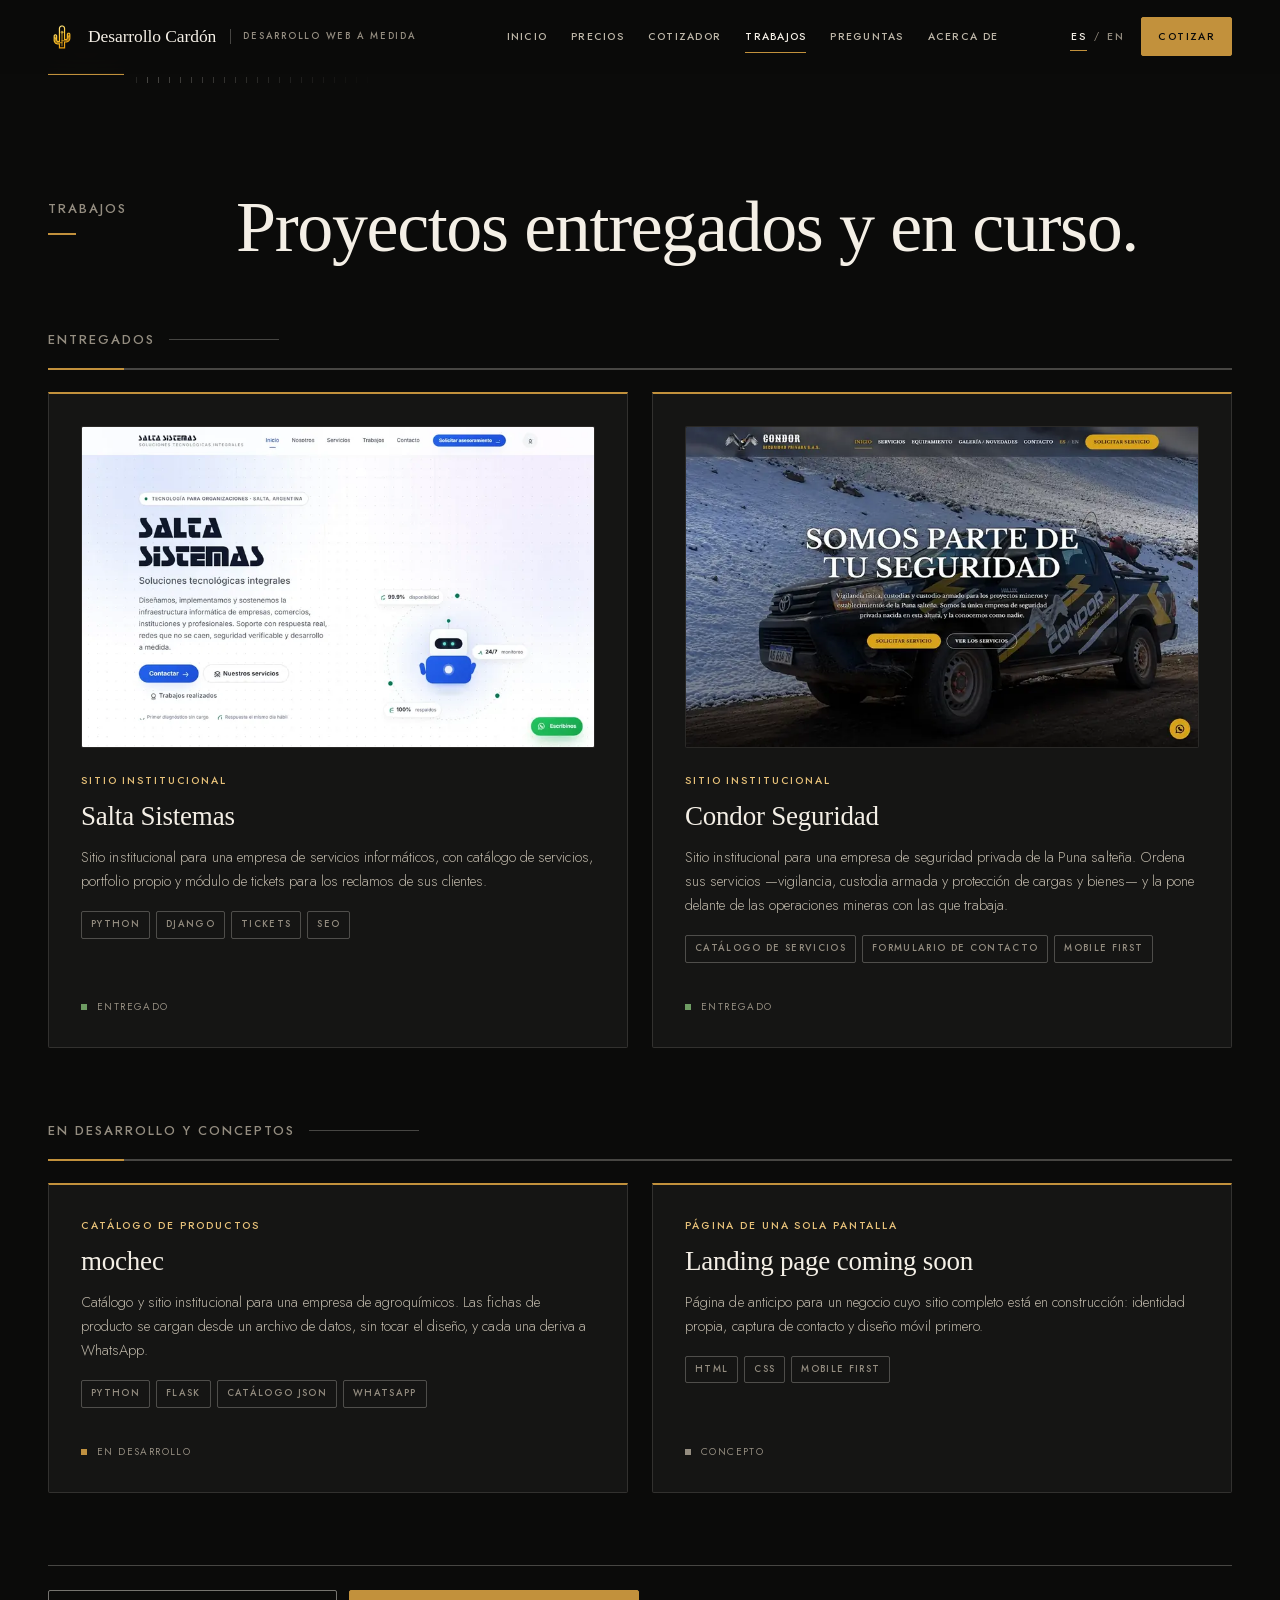
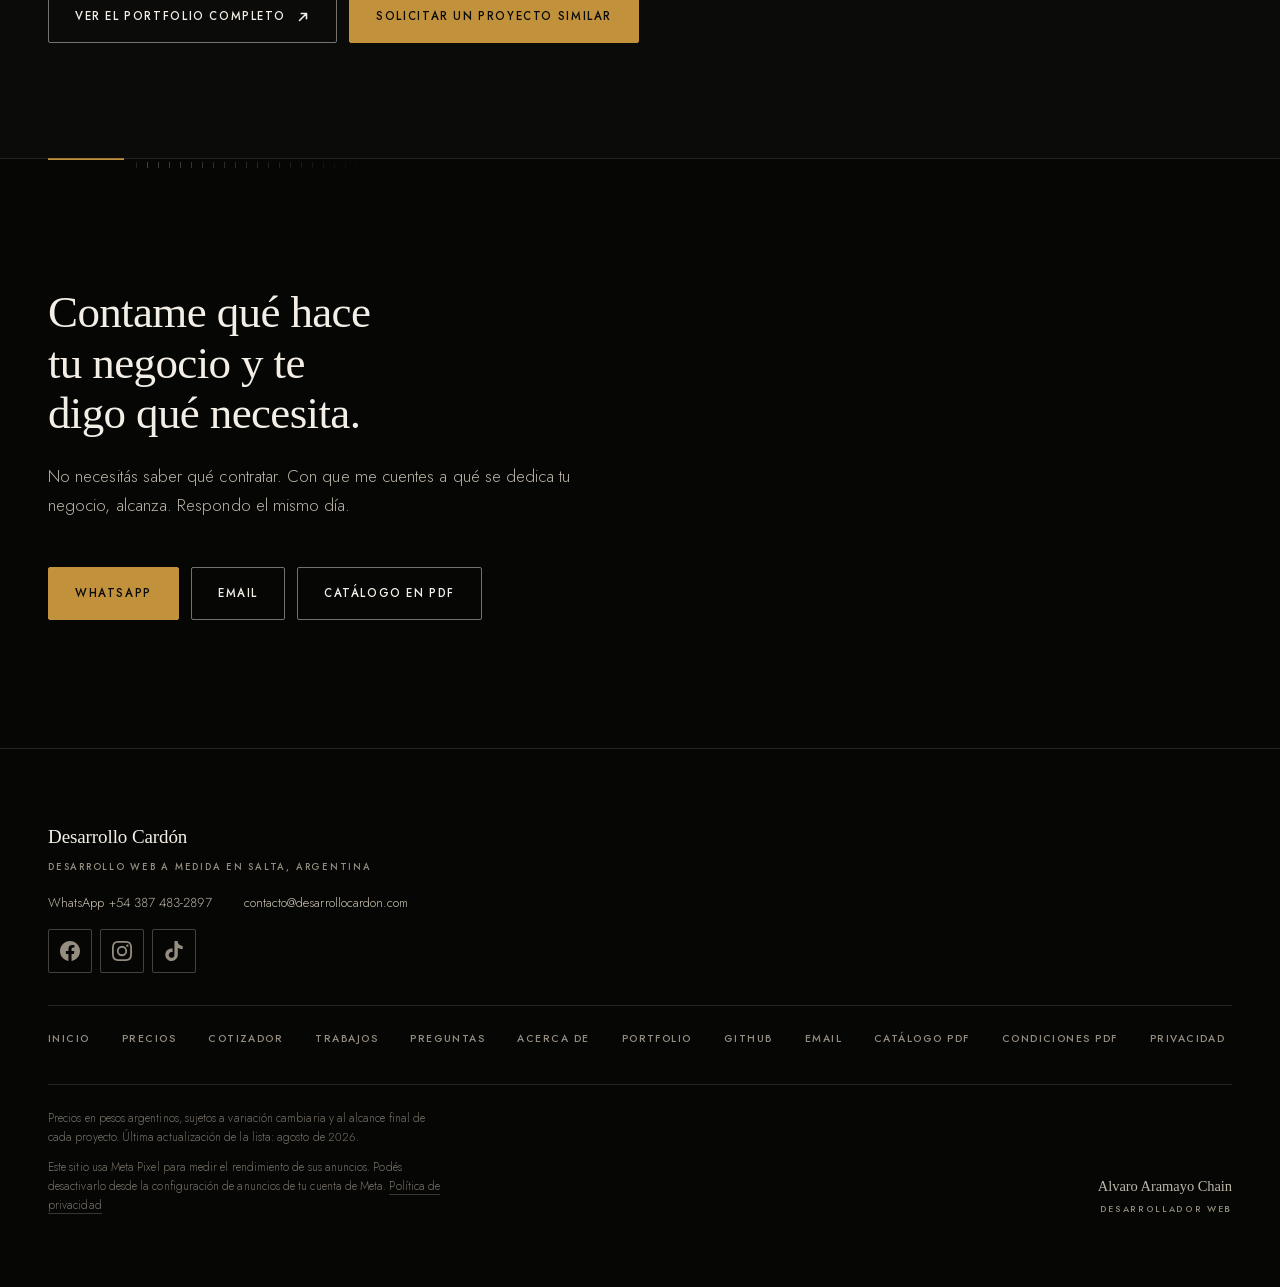
<file: trabajos/index.html>
<!DOCTYPE html>
<html lang="es" class="no-js">
<head>
<meta charset="UTF-8">
<meta name="viewport" content="width=device-width, initial-scale=1.0">
<meta name="theme-color" content="#0B0B0A">

<title>Proyectos web entregados y en curso | Desarrollo Cardón</title>
<meta name="description" content="Dos sitios institucionales entregados, Salta Sistemas y Condor Seguridad, un catálogo de productos en desarrollo y una página de anticipo.">
<link rel="canonical" href="https://desarrollocardon.com/trabajos/">

<meta property="og:type" content="website">
<meta property="og:locale" content="es_AR">
<meta property="og:site_name" content="Desarrollo Cardón — Desarrollo web a medida">
<meta property="og:title" content="Proyectos realizados">
<meta property="og:description" content="Tres proyectos reales de desarrollo web y sistemas a medida.">
<meta property="og:url" content="https://desarrollocardon.com/trabajos/">
<meta property="og:image" content="https://desarrollocardon.com/assets/og-cover.jpg">
<meta property="og:image:width" content="1200">
<meta property="og:image:height" content="630">
<meta name="twitter:card" content="summary_large_image">
<meta name="twitter:title" content="Proyectos realizados">
<meta name="twitter:description" content="Tres proyectos reales de desarrollo web y sistemas a medida.">
<meta name="twitter:image" content="https://desarrollocardon.com/assets/og-cover.jpg">

<link rel="icon" href="../assets/logo.svg" type="image/svg+xml">
<link rel="icon" href="../assets/favicon.ico" sizes="32x32">
<link rel="icon" href="../assets/favicon-32.png" sizes="32x32" type="image/png">
<link rel="icon" href="../assets/favicon-16.png" sizes="16x16" type="image/png">
<link rel="apple-touch-icon" href="../assets/apple-touch-icon.png">

<link rel="preload" href="../assets/fonts/jost-var.woff2" as="font" type="font/woff2" crossorigin>
<link rel="stylesheet" href="../styles.css">

<script>
  /* Marca que hay JS ANTES del primer pintado: el CSS de animaciones
     sólo se aplica bajo .js, así que si el JS falla o está bloqueado
     el contenido se ve igual en vez de quedar invisible. */
  document.documentElement.className = 'js';
  setTimeout(function () {
    var h = document.documentElement;
    if (!h.classList.contains('reveal-ready')) h.classList.add('motion-off');
  }, 2500);
</script>

<!-- Meta Pixel. Va debajo del guardia de .js, que tiene que correr
     antes del primer pintado, y con defer para no bloquear el parseo.
     Registra PageView y los eventos del cotizador; el detalle esta en
     assets/metapixel.js. Este si deja cookie propia (_fbp). -->
<script defer src="../assets/metapixel.js"></script>

<!-- Analitica. Va con defer: no bloquea la primera pintada ni cambia el
     orden de i18n.js y script.js, que siguen al final del body. Umami no
     usa cookies ni localStorage; el pixel de Meta, que va arriba, si deja
     una cookie propia. -->
<script defer src="https://cloud.umami.is/script.js" data-website-id="14271b89-4196-429c-a2cd-51047de8d7f0"></script>

<!-- Google tag (gtag.js) -->
<script async src="https://www.googletagmanager.com/gtag/js?id=AW-18130847876"></script>
<script>
  window.dataLayer = window.dataLayer || [];
  function gtag(){dataLayer.push(arguments);}
  gtag('js', new Date());
  gtag('config', 'AW-18130847876');
</script>

<!-- Event snippet for Contacto conversion page -->
<script>
function gtag_report_conversion(url) {
  var callback = function () {
    if (typeof(url) != 'undefined') {
      window.location = url;
    }
  };
  gtag('event', 'conversion', {
      'send_to': 'AW-18130847876/-tq5CPLGzqEdEISRu8VD',
      'event_callback': callback
  });
  return false;
}
</script>

<!-- Conversion "Contacto" de Google Ads en los enlaces de WhatsApp. Todos
     abren en pestana nueva, asi que se registra con un listener delegado
     que no frena la navegacion; cubre tambien los que arma script.js. -->
<script>
  document.addEventListener('click', function (ev) {
    var a = ev.target && ev.target.closest ? ev.target.closest('a[href]') : null;
    if (!a) return;
    var href = (a.getAttribute('href') || '').toLowerCase();
    if (/wa\.me|api\.whatsapp\.com|web\.whatsapp\.com/.test(href)) {
      gtag('event', 'conversion', { 'send_to': 'AW-18130847876/-tq5CPLGzqEdEISRu8VD' });
    }
  }, true);
</script>
</head>
<body>

<a class="skip" href="#contenido">Saltar al contenido</a>
<div class="rule-top" aria-hidden="true"><span id="progressBar"></span></div>
<!-- oferta:inicio -->
<aside class="oferta" id="oferta" aria-label="Oferta primeros clientes" data-oferta>
  <div class="oferta-in">
    <p class="oferta-t"><strong>Oferta primeros clientes</strong> — <span>5 proyectos en total, hasta el 30/11</span></p>
    <p class="oferta-d"><span>Sitio institucional $330.000</span> <span class="oferta-extra">(precio de lista $520.000). Puesta en producción sin cargo.</span></p>
    <a class="btn btn-gold btn-sm oferta-cta" href="https://wa.me/543874832897?text=Hola%21%20Quiero%20reservar%20mi%20lugar%20en%20la%20oferta%20primeros%20clientes.%20Me%20interesa%20el%20plan%20____." target="_blank" rel="noopener" data-wa-en="Hi! I'd like to reserve my spot in the first-client offer. I'm interested in the ____ plan." data-umami-event="whatsapp">Reservar mi lugar</a>
    <button type="button" class="oferta-x" id="ofertaX" aria-label="Cerrar la oferta" hidden>
      <svg viewBox="0 0 16 16" aria-hidden="true"><path d="M3.5 3.5l9 9M12.5 3.5l-9 9"/></svg>
    </button>
  </div>
</aside>
<!-- oferta:fin -->

<header class="nav" id="nav">
  <div class="nav-inner">
    <a class="brand" href="../">
      <img class="brand-mark" src="../assets/logo.svg" alt=""
           width="28" height="28" decoding="async">
      Desarrollo Cardón <span class="brand-thin">Desarrollo web a medida</span>
    </a>

    <button type="button" class="nav-toggle" id="navToggle"
            aria-expanded="false" aria-controls="menuPrincipal" aria-label="Menú">
      <span aria-hidden="true"></span><span aria-hidden="true"></span>
    </button>

    <nav class="menu" id="menuPrincipal" aria-label="Navegación principal">
      <a class="menu-b menu-link" href="../">Inicio</a>
      <a class="menu-b menu-link" href="../precios/">Precios</a>
      <a class="menu-b menu-link" href="../cotizador/">Cotizador</a>
      <a class="menu-b menu-link is-active" href="../trabajos/" aria-current="page">Trabajos</a>
      <a class="menu-b menu-link" href="../preguntas/">Preguntas</a>
      <a class="menu-b menu-link" href="../acerca/">Acerca de</a>
    </nav>

    <div class="nav-end">
      <div class="lang" role="group" aria-label="Idioma">
        <button type="button" class="lang-b" data-lang="es" lang="es">ES</button>
        <span class="lang-sep" aria-hidden="true">/</span>
        <button type="button" class="lang-b" data-lang="en" lang="en">EN</button>
      </div>
      <a class="btn btn-solid btn-sm" href="../cotizador/">Cotizar</a>
    </div>
  </div>
</header>

<main id="contenido">
<section class="band band-first" id="trabajos" aria-labelledby="h-trab">
  <div class="wrap">
    <div class="sec">
      <p class="sec-idx" data-reveal="rise">Trabajos</p>
      <h1 id="h-trab" class="display" data-reveal="mask">Proyectos entregados y en curso.</h1>
    </div>

    <h2 class="sec-idx works-cap" data-reveal="rise">Entregados</h2>
    <div class="works" data-stagger>

      <article class="work">
        <div class="work-shot">
          <img src="../assets/trabajos/salta-sistemas.webp"
               srcset="../assets/trabajos/salta-sistemas-800.webp 800w, ../assets/trabajos/salta-sistemas.webp 1200w"
               sizes="(min-width:840px) 560px, 88vw" alt="Salta Sistemas: captura del sitio institucional con módulo de tickets"
               width="1200" height="750" loading="lazy" decoding="async">
        </div>
        <p class="work-kind">Sitio institucional</p>
        <h3 class="work-name">Salta Sistemas</h3>
        <p class="work-desc">Sitio institucional para una empresa de servicios informáticos, con catálogo de servicios, portfolio propio y módulo de tickets para los reclamos de sus clientes.</p>
        <ul class="work-tags"><li>Python</li><li>Django</li><li>Tickets</li><li>SEO</li></ul>
        <p class="work-state"><span class="work-dot is-done" aria-hidden="true"></span>Entregado</p>
      </article>

      <article class="work">
        <div class="work-shot">
          <img src="../assets/trabajos/condor-seguridad.webp"
               srcset="../assets/trabajos/condor-seguridad-800.webp 800w, ../assets/trabajos/condor-seguridad.webp 1200w"
               sizes="(min-width:840px) 560px, 88vw" alt="Condor Seguridad: captura del sitio institucional"
               width="1200" height="750" loading="lazy" decoding="async">
        </div>
        <p class="work-kind">Sitio institucional</p>
        <h3 class="work-name">Condor Seguridad</h3>
        <p class="work-desc">Sitio institucional para una empresa de seguridad privada de la Puna salteña. Ordena sus servicios —vigilancia, custodia armada y protección de cargas y bienes— y la pone delante de las operaciones mineras con las que trabaja.</p>
        <ul class="work-tags"><li>Catálogo de servicios</li><li>Formulario de contacto</li><li>Mobile first</li></ul>
        <p class="work-state"><span class="work-dot is-done" aria-hidden="true"></span>Entregado</p>
      </article>

    </div>

    <h2 class="sec-idx works-cap" data-reveal="rise">En desarrollo y conceptos</h2>
    <div class="works" data-stagger>

      <article class="work">
        <p class="work-kind">Catálogo de productos</p>
        <h3 class="work-name">mochec</h3>
        <p class="work-desc">Catálogo y sitio institucional para una empresa de agroquímicos. Las fichas de producto se cargan desde un archivo de datos, sin tocar el diseño, y cada una deriva a WhatsApp.</p>
        <ul class="work-tags"><li>Python</li><li>Flask</li><li>Catálogo JSON</li><li>WhatsApp</li></ul>
        <p class="work-state"><span class="work-dot is-wip" aria-hidden="true"></span>En desarrollo</p>
      </article>

      <article class="work">
        <p class="work-kind">Página de una sola pantalla</p>
        <h3 class="work-name">Landing page coming soon</h3>
        <p class="work-desc">Página de anticipo para un negocio cuyo sitio completo está en construcción: identidad propia, captura de contacto y diseño móvil primero.</p>
        <ul class="work-tags"><li>HTML</li><li>CSS</li><li>Mobile first</li></ul>
        <p class="work-state"><span class="work-dot is-concept" aria-hidden="true"></span>Concepto</p>
      </article>

    </div>

    <div class="works-foot">
      <a class="btn btn-line" href="https://alvaroaramayochain.github.io/" target="_blank" rel="noopener">
        Ver el portfolio completo
        <svg class="ico-out" viewBox="0 0 16 16" aria-hidden="true"><path d="M4 12L12 4M12 4H6M12 4V10"/></svg>
      </a>
      <a class="btn btn-gold" href="https://wa.me/543874832897?text=Hola%21%20Vi%20tus%20trabajos%20y%20quiero%20consultar%20por%20algo%20parecido" target="_blank" rel="noopener" data-wa-en="Hi! I saw your work and I'd like something similar" data-umami-event="whatsapp">Solicitar un proyecto similar</a>
    </div>
  </div>
</section><section class="close" id="contacto" aria-labelledby="h-close">
  <div class="wrap close-in">
    <h2 id="h-close" class="display-2" data-reveal="mask">Contame qué hace tu negocio y te digo qué necesita.</h2>
    <p class="close-note" data-reveal="rise" data-delay="1">
      No necesitás saber qué contratar. Con que me cuentes a qué se dedica tu negocio,
      alcanza. Respondo el mismo día.
    </p>
    <div class="close-actions" data-reveal="rise" data-delay="2">
      <a class="btn btn-gold" href="https://wa.me/543874832897?text=Hola%21%20Quiero%20consultar%20por%20un%20sitio%20web" target="_blank" rel="noopener" data-wa-en="Hi! I'd like to ask about a website" data-umami-event="whatsapp">WhatsApp</a>
      <a class="btn btn-line" href="mailto:contacto@desarrollocardon.com?subject=Consulta%20por%20servicios%20web" data-mail-en="Enquiry about web services">Email</a>
      <a class="btn btn-line" href="../catalogo.pdf" target="_blank" rel="noopener" data-umami-event="catalogo-pdf">Catálogo en PDF</a>
    </div>
  </div>
</section>
</main>

<a class="wafab" id="waFab" href="https://wa.me/543874832897?text=Hola%21%20Quiero%20consultar%20por%20un%20sitio%20web"
   target="_blank" rel="noopener" aria-label="Escribirme por WhatsApp" data-wa-en="Hi! I'd like to enquire about a website" data-umami-event="whatsapp">
  <svg viewBox="0 0 24 24" aria-hidden="true"><path d="M12 2a10 10 0 0 0-8.6 15.1L2 22l5-1.3A10 10 0 1 0 12 2zm5.3 14.1c-.2.6-1.3 1.2-1.8 1.2-.5.1-1 .1-1.7-.1-.4-.1-.9-.3-1.5-.6-2.6-1.2-4.3-3.9-4.5-4.1-.1-.2-1-1.4-1-2.6s.6-1.8.9-2.1c.2-.2.5-.3.7-.3h.5c.2 0 .4 0 .6.5l.8 1.9c.1.2.1.4 0 .6l-.3.5-.4.4c-.1.1-.3.3-.1.6.1.3.6 1.1 1.4 1.8 1 .9 1.8 1.1 2 1.2.3.1.4.1.6-.1l.8-1c.2-.2.4-.2.6-.1l1.8.9c.2.1.4.2.5.3s.1.6-.1 1.2z"/></svg>
  <span>WhatsApp</span>
</a>

<footer>
  <div class="wrap foot-in">
    <p class="foot-name">Desarrollo Cardón<span>Desarrollo web a medida en Salta, Argentina</span></p>
    <p class="foot-contact">
      <a href="https://wa.me/543874832897?text=Hola%21%20Quiero%20consultar%20por%20un%20sitio%20web" target="_blank" rel="noopener" data-wa-en="Hi! I'd like to enquire about a website" data-umami-event="whatsapp">WhatsApp +54 387 483-2897</a>
      <a href="mailto:contacto@desarrollocardon.com?subject=Consulta%20por%20servicios%20web" data-mail-en="Enquiry about web services">contacto@desarrollocardon.com</a>
    </p>
    <nav class="foot-social" aria-label="Redes sociales">
      <a href="https://www.facebook.com/profile.php?id=61593945924018" target="_blank" rel="noopener" aria-label="Facebook" data-umami-event="social-facebook"><svg viewBox="0 0 24 24" aria-hidden="true"><path d="M24 12.07C24 5.4 18.63 0 12 0S0 5.4 0 12.07c0 6.02 4.39 11.02 10.12 11.93v-8.44H7.08v-3.49h3.04V9.41c0-3.02 1.79-4.69 4.53-4.69 1.31 0 2.69.24 2.69.24v2.97h-1.52c-1.49 0-1.96.93-1.96 1.88v2.26h3.33l-.53 3.49h-2.8V24C19.61 23.09 24 18.09 24 12.07z"/></svg></a>
      <a href="https://www.instagram.com/desarrollocardondev/" target="_blank" rel="noopener" aria-label="Instagram" data-umami-event="social-instagram"><svg viewBox="0 0 24 24" aria-hidden="true"><path d="M12 2.16c3.2 0 3.58.01 4.85.07 3.25.15 4.77 1.69 4.92 4.92.06 1.27.07 1.65.07 4.85s-.01 3.58-.07 4.85c-.15 3.23-1.66 4.77-4.92 4.92-1.27.06-1.64.07-4.85.07s-3.58-.01-4.85-.07c-3.26-.15-4.77-1.7-4.92-4.92C2.17 15.58 2.16 15.2 2.16 12s.01-3.58.07-4.85C2.38 3.92 3.9 2.38 7.15 2.23 8.42 2.17 8.8 2.16 12 2.16zM12 0C8.74 0 8.33.01 7.05.07 2.7.27.27 2.69.07 7.05.01 8.33 0 8.74 0 12s.01 3.67.07 4.95c.2 4.36 2.62 6.78 6.98 6.98C8.33 23.99 8.74 24 12 24s3.67-.01 4.95-.07c4.35-.2 6.78-2.62 6.98-6.98.06-1.28.07-1.69.07-4.95s-.01-3.67-.07-4.95c-.2-4.35-2.62-6.78-6.98-6.98C15.67.01 15.26 0 12 0zm0 5.84a6.16 6.16 0 1 0 0 12.32 6.16 6.16 0 0 0 0-12.32zM12 16a4 4 0 1 1 0-8 4 4 0 0 1 0 8zm6.4-11.85a1.44 1.44 0 1 0 0 2.88 1.44 1.44 0 0 0 0-2.88z"/></svg></a>
      <a href="https://www.tiktok.com/@desarrollocardon" target="_blank" rel="noopener" aria-label="TikTok" data-umami-event="social-tiktok"><svg viewBox="0 0 24 24" aria-hidden="true"><path d="M12.53.02C13.84 0 15.14.01 16.44 0c.08 1.53.63 3.09 1.75 4.17 1.12 1.11 2.7 1.62 4.24 1.79v4.03c-1.44-.05-2.89-.35-4.2-.97-.57-.26-1.1-.59-1.62-.93-.01 2.92.01 5.84-.02 8.75-.08 1.4-.54 2.79-1.35 3.94-1.31 1.92-3.58 3.17-5.91 3.21-1.43.08-2.86-.31-4.08-1.03-2.02-1.19-3.44-3.37-3.65-5.71-.02-.5-.03-1-.01-1.49.18-1.9 1.12-3.72 2.58-4.96 1.66-1.44 3.98-2.13 6.15-1.72.02 1.48-.04 2.96-.04 4.44-.99-.32-2.15-.23-3.02.37-.63.41-1.11 1.04-1.36 1.75-.21.51-.15 1.07-.14 1.61.24 1.64 1.82 3.02 3.5 2.87 1.12-.01 2.19-.66 2.77-1.61.19-.33.4-.67.41-1.06.1-1.79.06-3.57.07-5.36.01-4.03-.01-8.05.02-12.07z"/></svg></a>
    </nav>
    <nav class="foot-links" aria-label="Enlaces">
      <a href="../">Inicio</a>
      <a href="../precios/">Precios</a>
      <a href="../cotizador/">Cotizador</a>
      <a href="../trabajos/">Trabajos</a>
      <a href="../preguntas/">Preguntas</a>
      <a href="../acerca/">Acerca de</a>
      <a href="https://alvaroaramayochain.github.io/" target="_blank" rel="noopener">Portfolio</a>
      <a href="https://github.com/AlvaroAramayoChain" target="_blank" rel="noopener">GitHub</a>
      <a href="mailto:contacto@desarrollocardon.com?subject=Consulta%20por%20servicios%20web" data-mail-en="Enquiry about web services">Email</a>
      <a href="../catalogo.pdf" target="_blank" rel="noopener" data-umami-event="catalogo-pdf">Catálogo PDF</a>
      <a href="../condiciones.pdf" target="_blank" rel="noopener" data-umami-event="condiciones-pdf">Condiciones PDF</a>
      <a href="../privacidad/">Privacidad</a>
    </nav>
    <div class="foot-end">
      <div class="foot-fine">
        <p class="foot-legal">Precios en pesos argentinos, sujetos a variación cambiaria y al alcance final de cada proyecto. Última actualización de la lista: agosto de 2026.</p>
        <p class="foot-legal foot-priv">Este sitio usa Meta Pixel para medir el rendimiento de sus anuncios. Podés desactivarlo desde la configuración de anuncios de tu cuenta de Meta. <a href="../privacidad/">Política de privacidad</a></p>
      </div>
      <p class="foot-by">Alvaro Aramayo Chain<span>Desarrollador web</span></p>
    </div>
  </div>
</footer>

<script src="../assets/i18n.js"></script>
<script src="../script.js" defer></script>
</body>
</html>
</file>
<file: styles.css>
/* ===========================================================
   ALVARO ARAMAYO CHAIN — Desarrollo web
   Dirección de diseño: ÍNDICE

   El negocio vende una sola cosa que nadie más ofrece: los precios
   están publicados. El diseño existe para que eso se vea antes de
   leerlo. De ahí sale todo el sistema:

   · TINTA Y LATÓN. Carbón cálido de base, texto hueso (nunca blanco
     puro: el blanco puro sobre negro es la firma de la plantilla) y
     un solo acento de latón. El latón dice valor, moneda, oficio.
   · DOS FAMILIAS. Serif old-style para titulares y nombres de plan;
     Jost geométrica para interfaz y para TODOS los números. El
     contraste entre las dos es la identidad, no un adorno.
   · RIEL AL MARGEN. Los rótulos numerados salen de la columna de
     texto y viven en un margen propio. Composición editorial
     asimétrica, no bloques centrados.
   · REGLA GRADUADA. Cada sección abre con una barra de latón y
     marcas de medición. Es el motivo de la casa y significa algo:
     medido, publicado, sin adivinanzas.
   · FILETES DE 1px COMO MATERIAL. Radio de 2px. Sin vidrio, sin
     glows, sin manchas de degradado. Es un índice, no una burbuja.
   =========================================================== */

/* ---------- TIPOGRAFÍA AUTOALOJADA ----------
   Jost va primero, antes que Century Gothic: es la única forma de que
   todos vean lo mismo. Un archivo variable de 27 KB, sin recursos
   externos: el sitio no depende de nadie. */
@font-face{
  font-family:'Jost';
  src:url('assets/fonts/jost-var.woff2') format('woff2-variations'),
      url('assets/fonts/jost-var.woff2') format('woff2');
  font-weight:300 700;
  font-style:normal;
  font-display:swap;
}

/* ---------- TOKENS ---------- */
:root{
  /* superficies: carbón cálido en capas. La profundidad sale del
     valor, nunca de un degradado decorativo */
  --ink:       #0B0B0A;
  --ink-2:     #101010;   /* banda apenas levantada */
  --ink-3:     #060605;   /* banda hundida */
  --surface:   #151514;   /* panel */
  --surface-2: #1E1E1C;   /* panel en estado activo */

  /* texto: hueso, no blanco. Es la decisión de color más importante
     del sitio y la que más lo aleja de una plantilla */
  --bone:      #F4EFE6;
  --bone-2:    #BDB6A8;
  --bone-3:    #948D80;   /* rótulos */

  /* filetes: hueso a baja opacidad. Son el material del sitio */
  --line:      rgba(244,239,230,.13);
  --line-2:    rgba(244,239,230,.26);
  --line-3:    rgba(244,239,230,.46);
  --line-full: rgba(244,239,230,.88);

  /* latón: aparece poco y siempre informa. Nunca rellena una sección */
  --brass:     #C2913C;
  --brass-hi:  #E7C179;   /* sobre tinta, para texto chico */
  --brass-dp:  #7E5C1F;
  --brass-wash:rgba(194,145,60,.075);
  --on-brass:  #0B0B0A;   /* el botón primario lleva texto de tinta */

  /* estados */
  --ok:        #6E9C63;
  --warn:      #C09140;

  /* dos familias y nada más.
     Serif old-style: Iowan y Palatino cubren Mac y Windows, Georgia
     cubre el resto. Todas son de proporción humanista y ninguna
     necesita descargarse. */
  --serif:'Iowan Old Style','Palatino Linotype',Palatino,'Book Antiqua',
          Georgia,'Times New Roman',serif;
  --sans:'Jost','Century Gothic','URW Gothic',system-ui,-apple-system,
         'Segoe UI',sans-serif;
  /* tercera familia, de uso unico: la columna de codigo del hero. El codigo
     escrito en una geometrica no se lee como codigo y no alinea. */
  --mono:ui-monospace,'SF Mono','Cascadia Mono','Segoe UI Mono',Consolas,
         'Liberation Mono',Menlo,monospace;

  /* ritmo vertical */
  --s1:4px;  --s2:8px;  --s3:12px; --s4:16px;
  --s5:24px; --s6:32px; --s7:48px; --s8:72px;
  --s9:104px; --s10:140px;

  --r:2px;
  --pad:28px;
  --maxw:1240px;
  --rail:168px;           /* el margen numerado */

  --t-fast:.16s;
  --t-mid:.34s;
  --t-slow:.7s;
  --ease:cubic-bezier(.22,.68,.28,1);
  --ease-out:cubic-bezier(.16,1,.3,1);
}

*{box-sizing:border-box;}
html{
  scroll-behavior:smooth;scroll-padding-top:96px;
  background:var(--ink);
  -webkit-text-size-adjust:100%;
}
body{
  margin:0;background:var(--ink);color:var(--bone-2);
  font-family:var(--sans);
  font-size:16px;line-height:1.65;font-weight:400;
  letter-spacing:.004em;
  -webkit-font-smoothing:antialiased;-moz-osx-font-smoothing:grayscale;
  overflow-x:hidden;
  font-variant-numeric:tabular-nums;
}
h1,h2,h3{margin:0;font-weight:400;color:var(--bone);}
p{margin:0;}
ul,ol,dl,dd{margin:0;padding:0;}
li{list-style:none;}
a{color:inherit;text-decoration:none;}
button{font:inherit;color:inherit;background:none;border:0;cursor:pointer;}
fieldset{border:0;margin:0;padding:0;min-width:0;}
::selection{background:var(--brass);color:var(--on-brass);}

.wrap{max-width:var(--maxw);margin:0 auto;padding:0 var(--pad);}
.sr-only{
  position:absolute;width:1px;height:1px;padding:0;margin:-1px;
  overflow:hidden;clip:rect(0 0 0 0);white-space:nowrap;border:0;
}
.skip{
  position:absolute;left:-999px;top:0;z-index:200;
  background:var(--brass);color:var(--on-brass);
  padding:13px 20px;font-weight:500;
  font-size:12px;letter-spacing:.09em;text-transform:uppercase;
}
.skip:focus{left:8px;top:8px;}

/* ===========================================================
   ESCALA TIPOGRÁFICA
   Los titulares son serif: es lo primero que separa este sitio de
   una landing armada con componentes. Los números son geométricos
   y tabulares, porque los números acá son el producto.
   =========================================================== */
.display,.display-2{
  font-family:var(--serif);
  font-weight:400;color:var(--bone);
  text-wrap:balance;
}
.display{
  font-size:clamp(35px,5.9vw,72px);
  line-height:1.05;letter-spacing:-.019em;
}
.display-2{
  font-size:clamp(26px,3.7vw,45px);
  line-height:1.12;letter-spacing:-.014em;
}
.lead{
  font-weight:300;
  font-size:clamp(16.5px,1.35vw,19.5px);
  line-height:1.62;letter-spacing:.004em;
  color:var(--bone-2);
}

/* rótulo de índice: versalitas espaciadas en la geométrica. Etiqueta,
   nunca decora. Es la voz técnica que equilibra los titulares serif */
.eyebrow,.sec-idx,.ficha-cap,.quote-cap,.work-kind,.qbar-t{
  font-family:var(--sans);
  font-size:10.5px;font-weight:500;
  letter-spacing:.18em;text-transform:uppercase;
  color:var(--bone-3);
}

.num,.opt-p,.quote-total,.quote-usd,.row dd,.ficha-list b,.plan-meta b{
  font-family:var(--sans);
  font-variant-numeric:tabular-nums;
  font-feature-settings:'tnum' 1;
}

/* ---------- HILO DE PROGRESO ----------
   2px de latón arriba. Información de posición, no adorno. */
.rule-top{position:fixed;inset:0 0 auto;height:2px;z-index:90;pointer-events:none;}
/* la barra avanza con scaleX y no con width: cambiar el ancho recalcula
   layout en cada cuadro del scroll, escalar no */
.rule-top span{
  display:block;height:100%;width:100%;background:var(--brass);
  transform:scaleX(0);transform-origin:left center;will-change:transform;
}

/* ===========================================================
   NAV
   =========================================================== */
.nav{
  position:sticky;top:0;z-index:80;
  background:color-mix(in srgb,var(--ink) 84%,transparent);
  -webkit-backdrop-filter:blur(16px) saturate(1.15);
  backdrop-filter:blur(16px) saturate(1.15);
  border-bottom:1px solid transparent;
  transition:border-color var(--t-mid) var(--ease),background var(--t-mid);
}
@supports not (backdrop-filter:blur(1px)){ .nav{background:var(--ink);} }
.nav.is-stuck{
  border-bottom-color:var(--line);
  background:color-mix(in srgb,var(--ink) 97%,transparent);
}
.nav-inner{
  max-width:var(--maxw);margin:0 auto;padding:16px var(--pad);
  display:flex;align-items:center;gap:var(--s7);
}

/* el logotipo: nombre en serif, oficio en versalitas, separados por
   un filete. Un lockup, no un texto suelto */
.brand{
  display:inline-flex;align-items:center;gap:12px;
  font-family:var(--serif);
  font-size:17.5px;font-weight:400;letter-spacing:-.005em;color:var(--bone);
  white-space:nowrap;
}
/* La marca es el cardón: un archivo SVG, no una forma dibujada en CSS.
   Va la variante sólida del kit y no el isotipo completo, porque el isotipo
   tiene trazo fino y un </> en la base que a este tamaño se vuelven ruido;
   el propio manual pide 48px mínimos para esa versión.
   El amarillo del logo se respeta tal cual: es la marca, y la paleta del
   sitio no se toca. Por eso el hover no le cambia el color, sólo lo levanta
   apenas, que es lo que se puede hacer sin adulterar el gradiente. */
.brand-mark{
  width:28px;height:28px;flex:none;display:block;
  transition:transform var(--t-mid) var(--ease),filter var(--t-mid);
}
.brand:hover .brand-mark{filter:brightness(1.08);transform:translateY(-1px);}
.brand-thin{
  font-family:var(--sans);font-weight:500;
  font-size:9.5px;letter-spacing:.185em;text-transform:uppercase;
  color:var(--bone-3);
  border-left:1px solid var(--line-2);
  padding-left:12px;margin-left:2px;
  transition:color var(--t-fast);
}
.brand:hover .brand-thin{color:var(--bone-2);}

.nav-end{display:flex;align-items:center;gap:var(--s5);margin-left:var(--s5);}
.link-out{
  display:inline-flex;align-items:center;gap:7px;
  font-size:10.5px;font-weight:500;letter-spacing:.14em;text-transform:uppercase;
  color:var(--bone-3);transition:color var(--t-fast);
}
.link-out svg{width:11px;height:11px;fill:none;stroke:currentColor;stroke-width:1.6;
  stroke-linecap:round;stroke-linejoin:round;transition:transform var(--t-mid) var(--ease);}
.link-out:hover{color:var(--bone);}
.link-out:hover svg{transform:translate(2px,-2px);}

/* ---------- IDIOMA ---------- */
.lang{display:inline-flex;align-items:center;gap:7px;}
.lang-b{
  font-size:10.5px;font-weight:500;letter-spacing:.15em;
  color:var(--bone-3);padding:5px 1px;
  border-bottom:1px solid transparent;
  transition:color var(--t-fast),border-color var(--t-fast);
}
.lang-b:hover{color:var(--bone);}
.lang-b.on{color:var(--bone);border-bottom-color:var(--brass);}
.lang-sep{color:var(--bone-3);font-size:10px;}

/* ===========================================================
   MENÚ PRINCIPAL
   Seis destinos en una sola fila, sin desplegables. Versalitas
   espaciadas y un filete de latón que se dibuja al pasar el mouse; la
   página actual lo lleva puesto. No hay nada que abrir ni cerrar: cada
   elemento del menú es un destino real, y se llega en un clic.
   =========================================================== */
.menu{display:flex;align-items:center;gap:var(--s6);margin-left:auto;}
.menu-b{
  display:inline-flex;align-items:center;
  font-size:11px;font-weight:500;letter-spacing:.15em;text-transform:uppercase;
  color:var(--bone-2);
  padding:12px 0;white-space:nowrap;position:relative;
  transition:color var(--t-fast);
}
.menu-b::after{
  content:"";position:absolute;left:0;right:0;bottom:4px;height:1px;
  background:var(--brass);transform:scaleX(0);transform-origin:right;
  transition:transform var(--t-mid) var(--ease);
}
.menu-b:hover,.menu-link.is-active{color:var(--bone);}
.menu-b:hover::after,.menu-link.is-active::after{
  transform:scaleX(1);transform-origin:left;
}

/* botón de menú angosto: dos filetes, no un ícono genérico */
.nav-toggle{display:none;width:34px;height:34px;position:relative;margin-left:auto;}
.nav-toggle span{
  position:absolute;left:6px;width:22px;height:1.5px;background:var(--bone);
  transition:transform var(--t-mid) var(--ease),opacity var(--t-fast);
}
.nav-toggle span:first-child{top:13px;}
.nav-toggle span:last-child{top:20px;}
.nav-toggle[aria-expanded="true"] span:first-child{transform:translateY(3.5px) rotate(45deg);}
.nav-toggle[aria-expanded="true"] span:last-child{transform:translateY(-3.5px) rotate(-45deg);}

/* ===========================================================
   BOTONES
   Versalitas espaciadas, radio de 2px. El movimiento es de color y
   de relleno, nunca de escala: escalar un botón al pasar el mouse es
   el gesto que delata una plantilla.
   =========================================================== */
.btn{
  display:inline-flex;align-items:center;justify-content:center;gap:11px;
  padding:16px 26px;border-radius:var(--r);
  font-family:var(--sans);
  font-size:11.5px;font-weight:500;letter-spacing:.14em;text-transform:uppercase;
  white-space:nowrap;
  border:1px solid transparent;position:relative;isolation:isolate;
  transition:background var(--t-mid) var(--ease),color var(--t-fast),
             border-color var(--t-mid) var(--ease),box-shadow var(--t-mid) var(--ease);
}
.btn-sm{padding:10px 16px;font-size:10.5px;letter-spacing:.13em;}
.btn-full{width:100%;}

/* primario: latón lleno con texto de tinta. Es el único elemento
   completamente relleno del sitio, y por eso se ve desde lejos */
.btn-gold{background:var(--brass);color:var(--on-brass);border-color:var(--brass);}
.btn-gold:hover{
  background:var(--brass-hi);border-color:var(--brass-hi);
  box-shadow:0 12px 34px -18px var(--brass);
}
/* secundario: sólo filete. El relleno entra desde abajo */
.btn-line{border-color:var(--line-3);color:var(--bone);overflow:hidden;}
.btn-line::before{
  content:"";position:absolute;inset:0;z-index:-1;
  background:rgba(244,239,230,.06);
  transform:translateY(101%);
  transition:transform var(--t-mid) var(--ease-out);
}
.btn-line:hover{border-color:var(--bone-3);}
.btn-line:hover::before{transform:none;}
/* el de la nav: latón chico, siempre presente pero sin gritar */
.btn-solid{background:var(--brass);color:var(--on-brass);border-color:var(--brass);}
.btn-solid:hover{background:var(--brass-hi);border-color:var(--brass-hi);}

.ico-down,.ico-out{width:14px;height:14px;fill:none;stroke:currentColor;stroke-width:1.8;
  stroke-linecap:round;stroke-linejoin:round;transition:transform var(--t-mid) var(--ease);}
.btn:hover .ico-down{transform:translateY(3px);}
.btn:hover .ico-out{transform:translateX(3px);}

/* ===========================================================
   LA REGLA GRADUADA
   El motivo de la casa. Cada sección abre con una barra de latón
   corta seguida de marcas de medición que se apagan. No es un
   adorno: dice medido, publicado, sin adivinanzas. Se traza al
   entrar en pantalla y se queda quieta.
   =========================================================== */
.band,.close,.shot,.page-head{position:relative;}

.band::before,.close::before,.shot::before,.page-head::before{
  content:"";position:absolute;top:-1px;left:50%;
  transform:translateX(-50%);
  width:min(100% - var(--pad) * 2,var(--maxw) - var(--pad) * 2);
  height:2px;pointer-events:none;z-index:2;
  background:var(--brass);
  clip-path:inset(0 calc(100% - 76px) 0 0);
  transition:clip-path 1.05s var(--ease-out);
}
/* sin JS la barra ya está trazada; con JS arranca en cero y se dibuja */
.js .band::before,.js .close::before,.js .shot::before,.js .page-head::before{
  clip-path:inset(0 100% 0 0);
}
.js .band.is-seen::before,.js .close.is-seen::before,
.js .shot.is-seen::before,.js .page-head.is-seen::before{
  clip-path:inset(0 calc(100% - 76px) 0 0);
}

/* las marcas de medición continúan la barra y se desvanecen.
   .shot usa su ::after para el escrito sobre la foto, así que no las lleva */
.band::after,.close::after,.page-head::after{
  content:"";position:absolute;top:3px;left:50%;
  transform:translateX(-50%);
  width:min(100% - var(--pad) * 2,var(--maxw) - var(--pad) * 2);
  height:6px;pointer-events:none;z-index:2;
  background:repeating-linear-gradient(90deg,var(--line-2) 0 1px,transparent 1px 11px);
  -webkit-mask-image:linear-gradient(90deg,transparent 0 84px,#000 94px,transparent 330px);
  mask-image:linear-gradient(90deg,transparent 0 84px,#000 94px,transparent 330px);
  transition:opacity .85s var(--ease-out) .35s;
}
.js .band::after,.js .close::after,.js .page-head::after{opacity:0;}
.js .band.is-seen::after,.js .close.is-seen::after,.js .page-head.is-seen::after{opacity:1;}

/* ===========================================================
   HERO
   Titular serif grande contra mucho aire, y el rótulo de estado
   corrido al margen. La primera pantalla no explica: afirma.
   =========================================================== */
.hero{
  position:relative;isolation:isolate;overflow:hidden;
  padding:clamp(56px,8vw,104px) 0 clamp(44px,5vw,72px);
}
/* la columna de contenido sigue midiendo lo mismo que el resto del sitio;
   lo que cambia es que la seccion ahora va a ancho completo para que la
   foto sangre de borde a borde */
.hero-in{max-width:var(--maxw);margin:0 auto;padding:0 var(--pad);position:relative;}
.hero-bg{position:absolute;inset:0;z-index:-2;}
.hero-bg img{
  width:100%;height:100%;object-fit:cover;object-position:center;display:block;
  filter:brightness(.95) contrast(1.02) saturate(.88) hue-rotate(-4deg);
}
.hero::after{
  content:"";position:absolute;inset:0;z-index:-1;pointer-events:none;
  background:
    /* la foto emerge desde la nav y se apaga al pie, en vez de arrancar
       y cortarse con dos costuras horizontales */
    linear-gradient(180deg,var(--ink) 0%,rgba(11,11,10,.58) 11%,
                    rgba(11,11,10,0) 32%,rgba(11,11,10,0) 60%,
                    rgba(11,11,10,.52) 100%),
    /* placa en diagonal: el titular vive arriba a la izquierda y la
       diagonal dorada de la foto entra por abajo a la derecha, asi que
       casi no se pisan */
    linear-gradient(112deg,rgba(11,11,10,.93) 0%,rgba(11,11,10,.74) 38%,
                    rgba(11,11,10,.30) 66%,rgba(11,11,10,.10) 100%);
}
.hero-say{position:relative;}
/* flex y no inline-flex: en inline-flex la caja se dimensiona a su contenido,
   y el texto largo del rotulo estiraba el documento mas alla de la pantalla
   del celular. Como flex queda atada al ancho del contenedor y el texto parte. */
.eyebrow{display:flex;align-items:flex-start;gap:11px;margin-bottom:var(--s5);}

/* ---------- COLUMNA DE CÓDIGO ----------
   Ocupa el margen del hero, donde antes iba el rótulo de estado: es "el
   costado izquierdo del titular". Se escribe y se borra sola.
   Es la única animación en bucle del sitio, y va en contra de la regla de
   la casa a pedido expreso. Para que no cheapee el conjunto se la mantiene
   chica, en tono bajo y en el margen: acompaña al titular, no le compite.
   Con prefers-reduced-motion queda un bloque fijo, sin movimiento. */
.hero-code{
  font-family:var(--mono);
  font-size:10px;line-height:2.05;letter-spacing:0;
  color:var(--bone-3);
  white-space:pre;
  margin-bottom:var(--s5);
}
/* la caja reserva sus cuatro filas: al escribirse y borrarse no empuja
   al titular ni un pixel */
.js .hero-code{min-height:calc(4 * 2.05em);}
.hero-code .cl{display:block;min-height:1em;opacity:.6;}
.hero-code .cl.activa{opacity:1;color:var(--bone-2);}
.hero-code .cl.activa::after{
  content:"";display:inline-block;
  width:.5em;height:1.05em;vertical-align:-.2em;margin-left:1px;
  background:var(--brass);
  animation:cursor 1.05s steps(1) infinite;
}
@keyframes cursor{50%{opacity:0;}}
.hero .display{max-width:20ch;}
.lead{margin-top:var(--s5);max-width:49ch;}
.hero-actions{margin-top:var(--s7);display:flex;gap:var(--s3);flex-wrap:wrap;}

/* ---------- FRANJA DE GARANTÍAS ----------
   Una tabla de especificación numerada, no tres columnas con íconos.
   Los números salen de un contador: no hay texto de más en el HTML. */
.hero-band{
  position:relative;
  margin-top:clamp(52px,7vw,88px);
  padding-top:var(--s3);
  border-top:1px solid var(--line-2);
  counter-reset:hb;
  display:grid;grid-template-columns:1fr;
}
.hero-band::before{
  content:"";position:absolute;top:2px;left:0;width:100%;height:6px;pointer-events:none;
  background:repeating-linear-gradient(90deg,var(--line-2) 0 1px,transparent 1px 11px);
  -webkit-mask-image:linear-gradient(90deg,#000,transparent 250px);
  mask-image:linear-gradient(90deg,#000,transparent 250px);
}
/* Es la primera lectura despues del titular, asi que sube un escalon. Escala
   con clamp de 360 a 1440 en vez de un valor fijo, y el interlineado baja de
   1,65 a 1,45: al crecer el cuerpo, la misma proporcion de antes deja las
   lineas demasiado sueltas. El numero acompana en proporcion, si no queda
   chico al lado del texto. */
.hero-band li{
  counter-increment:hb;position:relative;
  padding:16px 0 16px 36px;
  border-bottom:1px solid var(--line);
  /* La pendiente esta calculada para ir de 14,5px a 360 hasta 17px a 1440:
     con un vw pelado no empieza a crecer hasta pasados los 1300 y se queda
     en el minimo justo en los anchos de notebook, que son los mas comunes. */
  font-size:clamp(14.5px,13.7px + .23vw,17px);
  line-height:1.5;letter-spacing:.008em;color:var(--bone-2);
}
.hero-band li::before{
  content:counter(hb,decimal-leading-zero);
  position:absolute;left:0;top:19px;
  font-family:var(--sans);
  font-size:clamp(10.5px,10px + .14vw,12px);
  font-weight:500;letter-spacing:.12em;color:var(--brass);
}
@media (min-width:860px){
  .hero-band{grid-template-columns:repeat(4,1fr);column-gap:var(--s6);}
  .hero-band li{padding:22px 0 0;border-bottom:0;}
  .hero-band li::before{position:static;display:block;margin-bottom:10px;}
}

/* ---------- EL RIEL: rótulos numerados al margen ----------
   A partir de 1024 los rótulos salen de la columna de texto y viven
   en un margen propio. Es lo que da la asimetría editorial: ningún
   generador de sitios compone así. */
@media (min-width:1024px){
  .hero-say{
    display:grid;grid-template-columns:var(--rail) minmax(0,1fr);
    column-gap:var(--s7);
  }
  .hero-say > .hero-code{
    grid-column:1;grid-row:1;
    margin:0;padding-top:.9em;
  }
  .hero-say > .display{grid-column:2;grid-row:1;}
  .hero-say > .lead{grid-column:2;grid-row:2;}
  .hero-say > .hero-actions{grid-column:2;grid-row:3;}
}

/* ===========================================================
   SECCIONES CON IMAGEN A PANTALLA COMPLETA
   Las fotos pasan por un duotono cálido para que pertenezcan a la
   paleta en vez de pelearse con ella. El escrito está para que el
   texto se lea, no de adorno.
   =========================================================== */
.shot{
  position:relative;isolation:isolate;
  min-height:min(84vh,720px);
  display:flex;align-items:center;
  padding:clamp(80px,10vw,136px) 0;
  border-top:1px solid var(--line);
  overflow:hidden;
}
/* La caja del fondo es mas alta que la seccion: el parallax la mueve 46px
   para cada lado y sin ese margen se descubriria el borde de la imagen.
   7% de una seccion de 720px son 50px, o sea que el recorrido entra justo. */
.shot-bg{position:absolute;left:0;right:0;top:-7%;height:114%;z-index:-2;}
.shot-bg,.hero-in,.page-head .wrap,.band-first .sec{will-change:transform;}
.shot-bg img{
  width:100%;height:100%;object-fit:cover;object-position:center right;display:block;
  /* Las fotos ya vienen en dorado sobre negro, casi la paleta del sitio: no
     hace falta convertirlas a duotono. Solo se bajan de brillo para que el
     texto mande, y se desatura el amarillo hacia el laton. Ojo: la version
     anterior usaba brightness(1.85) porque las imagenes eran wireframes casi
     negros; con una foto normal eso quema las altas luces. */
  filter:brightness(.95) contrast(1.02) saturate(.88) hue-rotate(-4deg);
}
.shot::after{
  content:"";position:absolute;inset:0;z-index:-1;pointer-events:none;
  background:
    /* placa opaca bajo la columna de texto, que se abre hacia el lado
       donde vive el motivo de la foto */
    linear-gradient(90deg,var(--ink) 0%,rgba(11,11,10,.97) 28%,
                    rgba(11,11,10,.68) 48%,rgba(11,11,10,.06) 72%,
                    rgba(11,11,10,.20) 100%),
    /* vinetas arriba y abajo: las diagonales doradas de las fotos llegan
       hasta el borde y chocaban con el filete que separa las secciones */
    linear-gradient(180deg,rgba(11,11,10,.40) 0%,rgba(11,11,10,0) 22%,
                    rgba(11,11,10,0) 78%,rgba(11,11,10,.40) 100%);
}
.shot-alt .shot-bg img{object-position:center left;}
.shot-alt::after{
  background:
    linear-gradient(270deg,var(--ink) 0%,rgba(11,11,10,.97) 28%,
                    rgba(11,11,10,.68) 48%,rgba(11,11,10,.06) 72%,
                    rgba(11,11,10,.20) 100%),
    linear-gradient(180deg,rgba(11,11,10,.40) 0%,rgba(11,11,10,0) 22%,
                    rgba(11,11,10,0) 78%,rgba(11,11,10,.40) 100%);
}
.shot-in{position:relative;width:100%;}
.shot-alt .shot-in{display:flex;flex-direction:column;align-items:flex-end;text-align:right;}
.shot .display-2{max-width:16ch;}
/* acá el rótulo no va al margen: lleva su propio tramo de latón.
   Que no todas las secciones se compongan igual es a propósito. */
.shot .sec-idx{
  display:flex;align-items:center;gap:15px;
  margin-bottom:var(--s5);color:var(--brass-hi);
}
.shot .sec-idx::after{content:"";width:54px;height:2px;background:var(--brass);flex:none;}
.shot-alt .sec-idx{flex-direction:row-reverse;}
.shot-note{
  margin-top:var(--s5);max-width:52ch;
  font-size:16.5px;font-weight:300;line-height:1.68;color:var(--bone-2);
}
.shot-cta{margin-top:var(--s7);}

/* ===========================================================
   CABECERA DE PÁGINA INTERNA
   Misma gramática que el hero: rótulo al margen, titular serif.
   =========================================================== */
.page-head{padding:clamp(64px,8vw,116px) 0 clamp(52px,6vw,84px);}
.page-head .display{max-width:16ch;}
.page-head .lead{max-width:56ch;}
.page-head .hero-actions{margin-top:var(--s7);}
.page-head .rate-note{margin-top:var(--s5);}
.rate-note{font-size:11px;line-height:1.55;color:var(--bone-3);opacity:.85;}

@media (min-width:1024px){
  .page-head > .wrap{
    display:grid;grid-template-columns:var(--rail) minmax(0,1fr);
    column-gap:var(--s7);
  }
  .page-head .eyebrow{
    grid-column:1;grid-row:1;
    display:block;margin:0;padding-top:.9em;
    /* mismo escalón que .sec-idx: en /precios/ este rótulo cumple el papel
       del índice de sección, así que si uno sube, sube el otro o la portada
       y las internas dejan de leerse como el mismo sistema */
    font-size:clamp(11.5px,11px + .16vw,13px);
    line-height:1.8;letter-spacing:.115em;
  }
  .page-head .eyebrow::after{
    content:"";display:block;width:28px;height:2px;background:var(--brass);margin-top:14px;
  }
  .page-head .display{grid-column:2;grid-row:1;}
  .page-head .lead{grid-column:2;grid-row:2;}
  .page-head .hero-actions{grid-column:2;grid-row:3;}
  .page-head .rate-note{grid-column:2;grid-row:4;}
  .page-head .updated{grid-column:2;grid-row:5;}
}

/* fecha de la ultima revision del contenido: letra chica, mismo tono que la
   nota del dolar. Es un dato para quien lee, no un adorno */
.updated{font-size:11.5px;line-height:1.55;color:var(--bone-3);margin-top:var(--s4);}
.page-head .updated{margin-top:var(--s3);}

/* ===========================================================
   BANDAS Y CABECERAS DE SECCIÓN
   =========================================================== */
.band{padding:clamp(80px,9vw,132px) 0;border-top:1px solid var(--line);}
/* la primera sección de una página interna no repite el filete de la nav */
.band-first{border-top:0;}
.band-soft{background:var(--ink-2);}
.band-dark{background:var(--ink-3);}

.sec{margin-bottom:clamp(44px,5vw,68px);}
.sec-tight{margin-bottom:0;}
.sec .display-2{max-width:21ch;}
.sec .sec-note{max-width:52ch;}
.sec-note{margin-top:var(--s5);color:var(--bone-2);font-size:16px;font-weight:300;line-height:1.66;}
.sec-cta{margin-top:var(--s6);}

/* rótulo con un tramo de filete que lo cierra.
   Sube un escalón sobre el resto de los rótulos, que comparten la regla de
   arriba y quedan como estaban: el índice de sección abre cada bloque y tenía
   el mismo peso visual que una etiqueta suelta. El interletrado baja de ,18 a
   ,155 em porque en versalitas, cuanto más grande el cuerpo, menos separación
   necesita para leerse. El número y el texto son un solo nodo, así que su
   relación óptica se mantiene sola. No se toca ningún margen: las cotas de
   sección miden con --pad y seguirían alineadas igual. */
.sec-idx{
  display:flex;align-items:center;gap:14px;margin-bottom:var(--s4);
  font-size:clamp(11.5px,11px + .16vw,13px);
  letter-spacing:.155em;
}
.sec-idx::after{content:"";flex:1;max-width:110px;height:1px;background:var(--line-2);}

@media (min-width:1024px){
  .sec{
    display:grid;grid-template-columns:var(--rail) minmax(0,1fr);
    column-gap:var(--s7);align-items:start;
  }
  .sec > .sec-idx{
    grid-column:1;grid-row:1;
    display:block;margin:0;padding-top:.6em;
  }
  .sec > .sec-idx::after{
    display:block;width:28px;max-width:none;height:2px;
    background:var(--brass);margin-top:14px;flex:none;
  }
  .sec > .display,.sec > .display-2{grid-column:2;grid-row:1;}
  .sec > .sec-note{grid-column:2;grid-row:2;}
  .sec > .sec-cta{grid-column:2;grid-row:3;justify-self:start;}
  .sec > .updated{grid-column:2;grid-row:3;}

  /* la variante ancha abre en tres columnas: margen, titular y nota.
     Es la portada de sección del índice. */
  .sec-wide{
    grid-template-columns:var(--rail) minmax(0,1.15fr) minmax(0,.74fr);
    align-items:end;
  }
  .sec-wide > div{display:contents;}
  .sec-wide > div > .sec-idx{
    grid-column:1;grid-row:1;align-self:start;
    display:block;margin:0;padding-top:.6em;
  }
  .sec-wide > div > .sec-idx::after{
    content:"";display:block;width:28px;max-width:none;height:2px;
    background:var(--brass);margin-top:14px;flex:none;
  }
  /* en /precios/ el rotulo es el h2 y el titular un parrafo .display-2 */
  .sec-wide > div > h1,.sec-wide > div > h2,
  .sec-wide > div > .display-2{grid-column:2;grid-row:1;align-self:end;}
  .sec-wide > .sec-note{grid-column:3;grid-row:1;align-self:end;margin-top:0;padding-bottom:8px;}
  .sec-wide .display-2{max-width:20ch;}

  /* en la columna angosta de "despues de publicar" no hay lugar para el
     riel: el rotulo vuelve a su filete horizontal y el titular respira */
  .split .sec{display:block;}
  .split .sec > .sec-idx{
    display:flex;align-items:center;gap:14px;
    margin-bottom:var(--s4);padding-top:0;
  }
  .split .sec > .sec-idx::after{
    width:auto;flex:1;max-width:110px;height:1px;
    background:var(--line-2);margin-top:0;
  }
}

/* ===========================================================
   EL ÍNDICE DE PRECIOS
   El corazón del sitio. Cada fila cruza las dos familias: el nombre
   del plan en serif, el precio en geométrica tabular. Esa tensión
   es la que hace que el precio se lea como un dato duro y el plan
   como una propuesta.
   =========================================================== */
.ledger{border-top:1px solid var(--line-2);}
.plan{border-bottom:1px solid var(--line);position:relative;}
/* al abrir, el borde izquierdo se enciende: la fila queda señalada
   sin moverse de lugar */
.plan::before{
  content:"";position:absolute;left:0;top:0;bottom:0;width:2px;
  background:var(--brass);transform:scaleY(0);transform-origin:top;
  transition:transform var(--t-mid) var(--ease);
}
.plan:has(.plan-bar[aria-expanded="true"])::before{transform:none;}
.plan-bar{
  width:100%;display:grid;align-items:center;
  grid-template-columns:auto 1fr auto 34px;
  gap:var(--s5);padding:var(--s5) 0;text-align:left;
  transition:padding-left var(--t-mid) var(--ease),background var(--t-mid);
}
.plan-bar:hover{padding-left:var(--s4);background:rgba(244,239,230,.026);}
.plan-bar[aria-expanded="true"]{padding-left:var(--s4);background:rgba(244,239,230,.018);}
.plan-n{
  font-family:var(--sans);
  font-size:10.5px;font-weight:500;letter-spacing:.16em;color:var(--bone-3);
  transition:color var(--t-mid);align-self:start;padding-top:.55em;
}
.plan-bar:hover .plan-n,.plan-bar[aria-expanded="true"] .plan-n{color:var(--brass);}
.plan-name{
  font-family:var(--serif);
  font-size:clamp(21px,2.3vw,30px);font-weight:400;letter-spacing:-.008em;
  color:var(--bone);display:block;line-height:1.18;
}
/* la etiqueta del plan más pedido: filete de latón, no una píldora
   de color. Informa, no grita */
.pick{
  font-family:var(--sans);
  font-style:normal;font-weight:500;
  font-size:9.5px;letter-spacing:.15em;text-transform:uppercase;
  color:var(--brass-hi);border:1px solid var(--brass-dp);
  border-radius:var(--r);padding:4px 9px;margin-left:13px;
  vertical-align:middle;white-space:nowrap;
}
.plan-sub{
  display:block;font-size:13px;color:var(--bone-3);margin-top:7px;
  font-weight:300;letter-spacing:.015em;
}
.plan-p{display:grid;justify-items:end;gap:3px;}
.plan-p .num{
  font-size:clamp(23px,3vw,38px);font-weight:300;
  letter-spacing:-.03em;color:var(--bone);line-height:1.05;
  transition:color var(--t-mid);
}
.plan-bar:hover .plan-p .num{color:#fff;}
.usd{
  display:block;font-size:11px;font-weight:300;
  color:var(--bone-3);white-space:nowrap;letter-spacing:.03em;
}

/* el conmutador es una cruz de filete, del grosor de las líneas del índice */
.plan-x{justify-self:end;width:26px;height:26px;position:relative;}
.plan-x::before,.plan-x::after{
  content:"";position:absolute;left:50%;top:50%;background:var(--bone-3);
  transition:transform var(--t-mid) var(--ease),background var(--t-mid);
}
.plan-x::before{width:14px;height:1px;transform:translate(-50%,-50%);}
.plan-x::after{width:1px;height:14px;transform:translate(-50%,-50%);}
.plan-bar:hover .plan-x::before,.plan-bar:hover .plan-x::after{background:var(--bone);}
.plan-bar[aria-expanded="true"] .plan-x::before{background:var(--brass);}
.plan-bar[aria-expanded="true"] .plan-x::after{
  transform:translate(-50%,-50%) rotate(90deg);background:var(--brass);
}

.plan-drop{overflow:hidden;}
/* colapsado sólo si hay JavaScript para volver a abrirlo, y aplicado
   antes del primer pintado para que no se vea abrirse y cerrarse */
.js .plan-drop{height:0;}
.plan-in{display:grid;gap:var(--s6);padding:0 0 var(--s7);grid-template-columns:1fr;}
@media (min-width:780px){
  .plan-in{grid-template-columns:minmax(0,1fr) minmax(0,.66fr);gap:var(--s8);padding-left:56px;}
}
.plan-lead{
  font-size:15.5px;line-height:1.66;color:var(--bone-2);font-weight:300;
  margin-bottom:var(--s5);max-width:54ch;
}
.ticks li{
  position:relative;padding-left:22px;margin-bottom:11px;
  font-size:14.5px;color:var(--bone-2);
}
/* marca de verificación dibujada con filete, del mismo grosor que el resto */
.ticks li::before{
  content:"";position:absolute;left:0;top:7px;
  width:5px;height:9px;border:solid var(--brass);
  border-width:0 1.5px 1.5px 0;transform:rotate(45deg);
}
.plan-side{display:grid;align-content:start;gap:var(--s4);}
.plan-for{
  font-size:14px;color:var(--bone-2);line-height:1.6;font-weight:300;
  border-top:2px solid var(--brass-dp);padding-top:var(--s4);
}
.plan-meta{
  display:flex;justify-content:space-between;align-items:baseline;gap:var(--s4);
  padding:12px 0;border-top:1px solid var(--line);border-bottom:1px solid var(--line);
  font-family:var(--sans);
  font-size:10.5px;color:var(--bone-3);letter-spacing:.14em;text-transform:uppercase;
}
.plan-meta b{
  font-weight:500;font-size:13px;color:var(--bone);white-space:nowrap;
  letter-spacing:.01em;text-transform:none;
}
.plan-cta{
  display:inline-flex;align-items:center;gap:10px;justify-self:start;
  font-family:var(--sans);
  font-size:11px;font-weight:500;letter-spacing:.14em;text-transform:uppercase;
  color:var(--brass-hi);
  border-bottom:1px solid var(--brass-dp);padding-bottom:6px;
  transition:gap var(--t-mid) var(--ease),color var(--t-fast),border-color var(--t-fast);
}
.plan-cta svg{width:14px;height:14px;fill:none;stroke:currentColor;stroke-width:1.7;
  stroke-linecap:round;stroke-linejoin:round;}
.plan-cta:hover{gap:15px;color:var(--bone);border-color:var(--brass);}

/* el plan destacado se marca con material, no con un fondo de color */
.is-pick{background:var(--brass-wash);}
.is-pick .plan-bar{box-shadow:inset 2px 0 0 var(--brass-dp);}
.is-pick .plan-bar[aria-expanded="true"]{box-shadow:none;}

/* ===========================================================
   TRABAJOS — fichas de proyecto en columnas del índice
   =========================================================== */
/* Las fichas pasaron de renglones de un indice a paneles: el filete de
   abajo, que antes las separaba, lo reemplaza el contorno de cada caja mas
   el aire entre ellas. El relleno de arriba deja sitio a la linea que
   dibuja data-stagger. */
.works{display:grid;gap:var(--s4);grid-template-columns:1fr;
  border-top:1px solid var(--line-2);padding-top:var(--s5);}
/* Con cuatro proyectos, tres columnas dejan una ficha sola y el filete
   cortado a un tercio del ancho. De a dos cierran las dos filas y la
   etiqueta mas larga entra sin partirse. */
@media (min-width:840px){.works{grid-template-columns:repeat(2,minmax(0,1fr));gap:var(--s5);}}
.work{
  padding:var(--s5);
  background:var(--surface);
  border:1px solid var(--line);border-top:2px solid var(--brass);
  border-radius:0 0 var(--r) var(--r);
  display:flex;flex-direction:column;gap:var(--s3);
  position:relative;
}
/* En escritorio el panel es ancho y 24px dejaban el texto pegado al borde.
   En movil se mantiene, donde cada pixel de ancho de texto cuenta. */
@media (min-width:840px){.work{padding:var(--s6);}}
.work-kind{color:var(--brass-hi);}
.work-name{
  font-family:var(--serif);
  font-size:clamp(21px,2.2vw,27px);font-weight:400;
  letter-spacing:-.008em;line-height:1.18;color:var(--bone);
}
.work-desc{font-size:14.5px;color:var(--bone-2);line-height:1.66;font-weight:300;}
.work-tags{display:flex;flex-wrap:wrap;gap:6px;margin-top:6px;}
.work-tags li{
  font-family:var(--sans);
  font-size:9.5px;font-weight:500;letter-spacing:.14em;text-transform:uppercase;
  color:var(--bone-3);border:1px solid var(--line-2);
  padding:5px 9px;border-radius:var(--r);
}
.work-state{
  display:flex;align-items:center;gap:10px;margin-top:auto;padding-top:var(--s5);
  font-family:var(--sans);
  font-size:10px;color:var(--bone-3);letter-spacing:.14em;text-transform:uppercase;
}
.work-dot{width:6px;height:6px;flex:none;background:var(--line-3);}
.work-dot.is-done{background:var(--ok);}
.work-dot.is-wip{background:var(--warn);}
.work-dot.is-concept{background:var(--bone-3);}
/* Los otros dos renglones de estado son etiquetas de dos palabras y por eso
   van en versalitas apretadas. Este es una nota: en versalitas ocupaba cinco
   renglones a 360px y el punto quedaba centrado contra todo el bloque, no
   sobre la primera linea. Misma familia, mismo color, caja corrida. */
.work-state.is-nota{
  align-items:flex-start;
  text-transform:none;letter-spacing:.01em;font-size:11px;line-height:1.6;
}
.work-state.is-nota .work-dot{margin-top:6px;}
/* La captura va arriba de todo en la ficha y sangrada por el relleno del
   panel, asi su contorno no toca el de la caja. */
.work-shot{
  margin:0 0 var(--s3);border:1px solid var(--line);
  background:var(--ink);overflow:hidden;border-radius:2px;
}
.work-shot img{display:block;width:100%;height:auto;}
/* /trabajos/ separa lo entregado de lo que sigue en curso: el segundo
   rotulo necesita aire respecto de la grilla de arriba */
.works + .works-cap{margin-top:var(--s8);}
.works-foot{
  display:flex;flex-wrap:wrap;gap:var(--s3);
  margin-top:var(--s8);padding-top:var(--s5);border-top:1px solid var(--line-2);
}

/* ===========================================================
   RESEÑAS
   Dos testimonios antes del cierre. Separados por aire, nunca
   por filete: la unica division del sitio es horizontal y ya la
   pone la cota de .band.
   =========================================================== */
.reviews{display:grid;gap:var(--s4);grid-template-columns:1fr;margin-top:var(--s7);}
@media (min-width:840px){.reviews{grid-template-columns:repeat(2,minmax(0,1fr));gap:var(--s5);}}

/* Mismo panel que .ficha y .quote-card: fondo levantado, caja sutil y el
   filete de laton arriba, que repite la cota de la seccion. Las cajas se
   separan por su propio aire; no hay filete entre ellas. */
.rev{
  display:flex;flex-direction:column;gap:var(--s4);
  background:var(--surface);
  border:1px solid var(--line);border-top:2px solid var(--brass);
  border-radius:0 0 var(--r) var(--r);
  padding:var(--s5);
}
/* la firma al pie: con reseñas de distinto largo, las dos quedan alineadas */
.rev .rev-who{margin-top:auto;padding-top:var(--s2);}

/* Ni Jost ni la serif traen la estrella: la dibuja una fuente de simbolos
   del sistema. Se listan las habituales para que el glifo sea el mismo en
   Windows, Mac y Linux, y se evitan las de emoji, que la pintarian a color. */
.rev-stars{
  margin:0;
  font-family:'Segoe UI Symbol','Noto Sans Symbols 2','DejaVu Sans',var(--sans);
  font-size:14px;line-height:1;letter-spacing:.18em;color:var(--brass-hi);
}

/* La cita va en serif, como todo lo que en este sitio importa. No lleva
   comillas: agregarlas seria meter caracteres en el texto de otra persona.
   El <br> del original se conserva. */
.rev-quote{
  margin:0;
  font-family:var(--serif);font-weight:400;
  font-size:clamp(18px,17px + .35vw,22px);
  line-height:1.45;letter-spacing:-.006em;color:var(--bone);
  text-wrap:pretty;
}

/* La raya de la atribucion la pone el CSS, asi el nodo de texto queda con
   el nombre y nada mas. */
.rev-who{
  margin:0;
  font-family:var(--sans);
  font-size:12px;letter-spacing:.06em;color:var(--bone-3);
}
.rev-who::before{content:"— ";}

#resenas .sec-cta{margin-top:var(--s8);}

/* ===========================================================
   COTIZADOR
   A la izquierda, un formulario que se lee como una lista de
   partidas. A la derecha, el único panel con sombra del sitio:
   ahí aterriza el número, y por eso está solo.
   =========================================================== */
.quote{display:grid;gap:var(--s8);grid-template-columns:1fr;align-items:start;}
@media (min-width:1000px){
  .quote{grid-template-columns:minmax(0,1.3fr) minmax(0,.85fr);gap:var(--s8);}
  .quote-out{position:sticky;top:110px;}
}
.qgroup{margin-bottom:var(--s8);}
.qgroup:last-child{margin-bottom:0;}
.qgroup legend{
  display:flex;align-items:center;gap:14px;width:100%;
  font-family:var(--sans);
  font-size:10.5px;font-weight:500;letter-spacing:.16em;text-transform:uppercase;
  color:var(--bone);
  padding-bottom:var(--s3);margin-bottom:0;
  border-bottom:1px solid var(--line-2);
}
.qn{
  width:22px;height:22px;flex:none;display:grid;place-items:center;
  border:1px solid var(--brass-dp);background:var(--brass-wash);
  color:var(--brass-hi);font-size:10.5px;font-weight:500;
  letter-spacing:0;border-radius:var(--r);
}
.qopts{display:grid;gap:0;}
.qhint{
  margin-top:var(--s4);font-size:12.5px;color:var(--bone-3);
  font-weight:300;line-height:1.6;max-width:52ch;
}

/* cada opción es una partida del presupuesto: filete abajo, precio
   alineado a la derecha en tabular */
.opt{
  position:relative;
  display:grid;grid-template-columns:16px 1fr auto;align-items:center;
  gap:var(--s4);padding:15px 14px 15px 12px;cursor:pointer;
  border-bottom:1px solid var(--line);
  transition:background var(--t-fast);
}
.opt:hover{background:rgba(244,239,230,.03);}
.opt input{position:absolute;width:16px;height:16px;margin:0;opacity:0;cursor:pointer;}
.opt .box{
  width:15px;height:15px;border:1px solid var(--line-3);border-radius:var(--r);
  position:relative;transition:border-color var(--t-fast),background var(--t-fast);
}
.opt .box.round{border-radius:50%;}
.opt .box::after{
  content:"";position:absolute;inset:0;margin:auto;
  width:5px;height:5px;background:var(--on-brass);border-radius:1px;
  transform:scale(0);transition:transform var(--t-fast) var(--ease);
}
.opt .box.round::after{border-radius:50%;}
.opt input:checked ~ .box{background:var(--brass);border-color:var(--brass);}
.opt input:checked ~ .box::after{transform:scale(1);}
.opt input:focus-visible ~ .box{outline:2px solid var(--brass-hi);outline-offset:3px;}
.opt-t{font-size:14.5px;line-height:1.4;color:var(--bone);}
.opt-t small{display:block;font-size:12.5px;color:var(--bone-3);margin-top:4px;font-weight:300;}
.opt-p{font-size:13.5px;color:var(--bone-2);white-space:nowrap;letter-spacing:-.005em;}
.opt.is-in{opacity:.5;cursor:default;}
.opt.is-in:hover{background:none;}
.opt.is-in .opt-p{
  color:var(--brass-hi);font-size:10px;letter-spacing:.14em;text-transform:uppercase;
}
/* seleccionada: se marca con un filete de latón al costado */
.opt.is-on{background:var(--brass-wash);box-shadow:inset 2px 0 0 var(--brass);}

/* el panel del total. Filete de latón arriba, como la carátula de
   un pliego, y la única sombra del sitio */
.quote-card{
  background:var(--surface);
  border:1px solid var(--line);
  border-top:2px solid var(--brass);
  border-radius:0 0 var(--r) var(--r);
  padding:var(--s6) var(--s6) var(--s5);
  position:relative;overflow:hidden;
  box-shadow:0 28px 70px -44px #000;
}
.quote-cap{margin-bottom:var(--s4);color:var(--brass-hi);}
.quote-total{
  font-size:clamp(34px,4.6vw,50px);font-weight:300;line-height:1;
  color:var(--bone);letter-spacing:-.038em;
}
.quote-cur{font-size:14px;color:var(--bone-3);letter-spacing:.12em;font-weight:400;}
.quote-usd{font-size:13.5px;color:var(--bone-3);margin-top:10px;font-weight:300;}
.quote-split{
  font-size:12.5px;color:var(--bone-3);margin-top:12px;font-weight:300;
  padding-bottom:var(--s5);border-bottom:1px solid var(--line);
}
.quote-empty{display:grid;justify-items:center;text-align:center;padding:var(--s6) 0 var(--s3);}
.quote-empty p{font-size:12.5px;color:var(--bone-3);max-width:27ch;line-height:1.6;font-weight:300;}
.quote-card.is-filled .quote-empty{display:none;}
/* la marca del estado vacío es una cota, dibujada una vez y quieta */
.quote-mark{
  width:126px;height:100px;overflow:visible;margin-bottom:var(--s4);
  fill:none;stroke:var(--brass-hi);stroke-width:1;
  stroke-linecap:round;stroke-linejoin:round;opacity:.55;
}
.quote-mark .qm-axis{stroke:var(--line-3);}
.quote-mark .qm-tag path{fill:var(--brass);stroke:none;}
.quote-mark .qm-tag circle{fill:var(--surface);stroke:none;}

.quote-lines{margin:var(--s5) 0 0;}
.quote-lines li{
  display:flex;justify-content:space-between;gap:var(--s4);
  font-size:13px;padding:10px 0;color:var(--bone-2);
  border-bottom:1px solid var(--line);
}
.quote-lines li span:last-child{color:var(--bone);white-space:nowrap;letter-spacing:-.005em;}
.quote-lines li.is-free span:last-child{
  color:var(--brass-hi);font-size:10px;letter-spacing:.14em;text-transform:uppercase;
}
.quote-month{margin-top:var(--s4);font-size:12.5px;color:var(--brass-hi);font-weight:300;}
.quote-card .btn{margin-top:var(--s5);}
.quote-legal{
  margin-top:var(--s4);font-size:11px;color:var(--bone-3);
  text-align:center;line-height:1.55;font-weight:300;
}
.quote-rate{margin-top:7px;opacity:.75;}
.qhint-noscript{border-top:2px solid var(--brass-dp);padding-top:var(--s4);margin-top:0;}
.qhint-noscript a{color:var(--brass-hi);text-decoration:underline;}

/* ---------- BARRA FIJA DE CELULAR ---------- */
.qbar{
  position:fixed;left:0;right:0;bottom:0;z-index:70;
  background:color-mix(in srgb,var(--surface) 96%,transparent);
  -webkit-backdrop-filter:blur(14px);backdrop-filter:blur(14px);
  border-top:2px solid var(--brass);
  padding:12px var(--pad) calc(12px + env(safe-area-inset-bottom));
  transform:translateY(100%);
  transition:transform .4s var(--ease-out);
}
@supports not (backdrop-filter:blur(1px)){ .qbar{background:var(--surface);} }
.qbar.on{transform:none;}
.qbar-in{
  max-width:var(--maxw);margin:0 auto;
  display:flex;align-items:center;justify-content:space-between;gap:var(--s4);
}
.qbar-t{color:var(--bone-3);line-height:1.3;}
.qbar-t span{
  display:block;font-family:var(--sans);
  font-size:21px;font-weight:300;letter-spacing:-.032em;
  color:var(--bone);text-transform:none;margin-top:5px;
}
@media (min-width:1000px){.qbar{display:none;}}
/* la barra fija tapa el final del documento: el pie reserva su altura.
   El combinador ~ hace que esto valga sólo en la página que tiene barra. */
@media (max-width:999px){
  .qbar ~ footer{padding-bottom:calc(84px + env(safe-area-inset-bottom));}
}

/* ---------- FICHA DE PRECIOS (resumen compacto) ---------- */
.ficha{
  background:var(--surface);
  border:1px solid var(--line);border-top:2px solid var(--brass);
  border-radius:0 0 var(--r) var(--r);
  padding:var(--s5) var(--s5) var(--s4);
}
.ficha-cap{margin-bottom:var(--s4);color:var(--brass-hi);}
.ficha-list > div{
  display:flex;justify-content:space-between;align-items:baseline;gap:var(--s4);
  padding:13px 0;border-bottom:1px solid var(--line);
}
.ficha-list > div:last-child{border-bottom:0;}
.ficha-list dt{font-size:14.5px;color:var(--bone-2);}
.ficha-list dd{font-size:12px;color:var(--bone-3);white-space:nowrap;letter-spacing:.03em;}
.ficha-list b{font-weight:400;font-size:15.5px;color:var(--bone);letter-spacing:-.015em;}
.ficha-foot{
  margin-top:var(--s4);padding-top:var(--s3);border-top:1px solid var(--line-2);
  font-size:11.5px;color:var(--bone-3);line-height:1.55;
}

/* ===========================================================
   DESPUÉS DE PUBLICAR — filas de tarifa
   =========================================================== */
.split{display:grid;gap:var(--s8);grid-template-columns:1fr;align-items:start;}
@media (min-width:960px){
  .split{grid-template-columns:minmax(0,.82fr) minmax(0,1.18fr);gap:var(--s8);}
}
.rows{border-top:1px solid var(--line-2);}
.row{
  display:flex;justify-content:space-between;align-items:baseline;
  gap:var(--s5);padding:var(--s5) 0;border-bottom:1px solid var(--line);
  transition:padding-left var(--t-mid) var(--ease),background var(--t-mid);
}
.row:hover{padding-left:var(--s4);background:rgba(244,239,230,.026);}
.row dt{font-family:var(--serif);font-size:19px;font-weight:400;color:var(--bone);letter-spacing:-.005em;}
.row dt span{
  display:block;font-family:var(--sans);
  font-size:13px;font-weight:300;color:var(--bone-3);margin-top:7px;letter-spacing:.012em;
}
.row dd{
  font-size:18px;font-weight:300;color:var(--bone);
  white-space:nowrap;text-align:right;letter-spacing:-.02em;
}
.row dd i{
  display:block;font-style:normal;font-size:10px;color:var(--bone-3);
  margin-top:6px;letter-spacing:.14em;text-transform:uppercase;
}
.row dd .usd{text-align:right;}

/* ---------- ALCANCE Y CONDICIONES ----------
   Reusa .split, .ticks y .rows, que ya existen. Lo unico propio es el rotulo
   de cada columna y la marca de la lista de exclusiones: una cruz de filete,
   del mismo grosor que la tilde, para que se lean como pares y no como dos
   componentes distintos. Sin filetes verticales: las columnas las separa el
   aire del grid. */
.cond-cap{
  font-family:var(--sans);
  font-size:10.5px;font-weight:500;
  letter-spacing:.18em;text-transform:uppercase;
  color:var(--brass-hi);margin-bottom:var(--s5);
  padding-bottom:var(--s3);border-bottom:1px solid var(--line-2);
}
.cond-split{margin-bottom:clamp(48px,6vw,80px);}
@media (min-width:960px){.cond-split{grid-template-columns:1fr 1fr;}}
.ticks-no li::before{
  /* signo de suma, no tilde: mismo peso de trazo y distinto significado.
     La tilde dice "viene incluido"; el mas dice "se suma aparte", que es
     justo lo que son estos items. Una cruz habria dicho "no se puede". */
  border:0;width:9px;height:9px;top:6px;transform:none;
  background:
    linear-gradient(var(--bone-3),var(--bone-3)) center/9px 1.5px no-repeat,
    linear-gradient(var(--bone-3),var(--bone-3)) center/1.5px 9px no-repeat;
}
.ticks-no li{color:var(--bone-3);}
.cond-rows .row{align-items:start;}
.cond-rows .row-txt{
  font-family:var(--sans);
  font-size:14px;font-weight:300;line-height:1.6;color:var(--bone-2);
  text-align:right;max-width:46ch;white-space:normal;letter-spacing:0;
}
@media (max-width:600px){
  .cond-rows .row-txt{text-align:left;}
}
.row-txt a,.sec-note a,.legal a{border-bottom:1px solid var(--line-2);transition:color var(--t-fast),border-color var(--t-fast);}
.row-txt a:hover,.sec-note a:hover,.legal a:hover{color:var(--bone);border-color:var(--brass);}

/* ===========================================================
   TEXTO LEGAL (/privacidad/)
   Una columna de lectura: subtitulos en serif como el resto de los
   titulares, cuerpo en la geometrica liviana de las respuestas.
   =========================================================== */
.legal{max-width:74ch;}
.legal h2{
  font-family:var(--serif);font-size:clamp(19px,1.8vw,23px);line-height:1.3;
  margin:var(--s7) 0 var(--s3);
}
.legal h2:first-child{margin-top:0;}
.legal p,.legal li{font-size:15.5px;line-height:1.72;color:var(--bone-2);font-weight:300;}
.legal b{font-weight:500;color:var(--bone);}
.legal ul{display:grid;gap:var(--s3);}
.legal li{position:relative;padding-left:22px;}
.legal li::before{content:"";position:absolute;left:0;top:.86em;width:10px;height:1px;background:var(--brass);}
.legal code{font-family:var(--mono,monospace);font-size:.9em;color:var(--bone);}

/* ===========================================================
   PREGUNTAS
   Mismo mecanismo que el índice de precios, en tono menor.
   =========================================================== */
/* la pregunta es el h2 y el boton va adentro: el texto aparece una sola vez.
   El h2 no aporta tipografia propia, la pone .plan-name como antes */
.faq-q{font:inherit;color:inherit;}
.faq .plan-bar{grid-template-columns:1fr 26px;gap:var(--s4);padding:var(--s4) 0;}
.faq .plan-name{
  font-family:var(--serif);
  font-size:clamp(17px,1.65vw,20px);line-height:1.45;letter-spacing:-.004em;
}
/* la respuesta se corre para no apoyarse sobre la barra de latón
   que marca la pregunta abierta */
.faq-in{display:block;padding:0 0 var(--s7) var(--s5);max-width:74ch;}
.faq-in p{font-size:15.5px;line-height:1.72;color:var(--bone-2);font-weight:300;}
.faq-foot{margin-top:var(--s8);font-size:14.5px;color:var(--bone-3);font-weight:300;}
.faq-foot a{
  color:var(--brass-hi);font-weight:400;
  border-bottom:1px solid var(--brass-dp);padding-bottom:2px;
  transition:color var(--t-fast),border-color var(--t-fast);
}
.faq-foot a:hover{color:var(--bone);border-color:var(--brass);}

/* ===========================================================
   CIERRE
   =========================================================== */
.close{
  background:var(--ink-3);
  padding:clamp(84px,10vw,148px) 0;
  border-top:1px solid var(--line);
}
/* .close-in no lleva reglas propias a proposito: hereda la columna de .wrap.
   Antes la anulaba con max-width:none y el cierre quedaba contra el borde
   de la ventana, desalineado de todas las secciones de arriba. */
.close .display-2{max-width:19ch;}
.close-note{margin-top:var(--s5);font-size:17px;color:var(--bone-2);font-weight:300;max-width:56ch;line-height:1.66;}
.close-actions{margin-top:var(--s7);display:flex;gap:var(--s3);flex-wrap:wrap;}

/* ===========================================================
   PIE
   =========================================================== */
footer{
  background:var(--ink-3);color:var(--bone-3);
  padding:var(--s8) 0;border-top:1px solid var(--line);
}
.foot-in{display:grid;gap:var(--s6);}
.foot-name{
  font-family:var(--serif);
  font-size:19px;font-weight:400;color:var(--bone);letter-spacing:-.005em;
}
.foot-name span{
  display:block;font-family:var(--sans);font-weight:500;
  font-size:9.5px;color:var(--bone-3);margin-top:8px;
  letter-spacing:.185em;text-transform:uppercase;
}
.foot-links{
  display:flex;gap:var(--s5) var(--s6);flex-wrap:wrap;
  font-family:var(--sans);
  font-size:10.5px;font-weight:500;letter-spacing:.14em;text-transform:uppercase;
  padding-top:var(--s5);border-top:1px solid var(--line);
}
.foot-links a{position:relative;padding-bottom:4px;color:var(--bone-3);transition:color var(--t-fast);}
.foot-links a::after{
  content:"";position:absolute;left:0;bottom:0;width:100%;height:1px;background:var(--brass);
  transform:scaleX(0);transform-origin:right;transition:transform var(--t-mid) var(--ease);
}
.foot-links a:hover{color:var(--bone);}
.foot-links a:hover::after{transform:scaleX(1);transform-origin:left;}
.foot-legal{font-size:11.5px;max-width:66ch;line-height:1.65;font-weight:300;opacity:.8;}
.foot-priv a{border-bottom:1px solid var(--line-2);transition:color var(--t-fast),border-color var(--t-fast);}
.foot-priv a:hover{color:var(--bone);border-color:var(--brass);}
/* telefono y correo escritos, no solo detras de un boton: quien lee el pie
   (o un buscador) ve el dato sin tener que abrir nada */
.foot-contact{
  display:flex;flex-wrap:wrap;gap:var(--s2) var(--s6);margin-top:calc(var(--s5) * -1 + var(--s2));
  font-family:var(--sans);font-size:13px;font-weight:300;color:var(--bone-2);
}
.foot-contact a{transition:color var(--t-fast);}
.foot-contact a:hover{color:var(--bone);}
/* redes: solo el logo, con nombre accesible en aria-label; area tactil de 44px */
.foot-social{display:flex;gap:var(--s2);margin-top:calc(var(--s5) * -1 + var(--s2));}
.foot-social a{
  display:inline-flex;align-items:center;justify-content:center;width:44px;height:44px;
  border:1px solid var(--line-2);border-radius:var(--r);color:var(--bone-3);
  transition:color var(--t-fast),border-color var(--t-fast),background var(--t-fast);
}
.foot-social svg{width:20px;height:20px;fill:currentColor;}
.foot-social a:hover,.foot-social a:focus-visible{color:var(--brass);border-color:var(--brass-dp);background:var(--surface);}
/* Las dos lineas de letra chica cuentan como un solo hijo de .foot-end,
   que a partir de 820px es una rejilla de dos columnas. */
.foot-fine{display:grid;gap:var(--s3);}

/* El pie cierra con dos datos de distinto peso: a la izquierda la letra chica
   comercial, a la derecha quien esta detras de la marca. Misma estructura que
   .foot-name (nombre + rol) pero un escalon mas abajo en tamano y color, para
   que identifique sin competir con Desarrollo Cardon. */
.foot-end{
  display:grid;gap:var(--s5);
  padding-top:var(--s5);border-top:1px solid var(--line);
}
.foot-by{
  font-family:var(--serif);
  font-size:14.5px;font-weight:400;letter-spacing:-.004em;line-height:1.35;
  color:var(--bone-2);
}
.foot-by span{
  display:block;font-family:var(--sans);font-weight:500;
  font-size:9px;letter-spacing:.185em;text-transform:uppercase;
  color:var(--bone-3);margin-top:7px;
}
@media (min-width:820px){
  .foot-end{
    grid-template-columns:minmax(0,1fr) auto;
    column-gap:var(--s8);align-items:end;
  }
  .foot-by{text-align:right;white-space:nowrap;}
}

/* ---------- WHATSAPP FLOTANTE ---------- */
.wafab{
  position:fixed;right:20px;bottom:20px;z-index:75;
  display:inline-flex;align-items:center;gap:0;
  padding:14px;border-radius:var(--r);
  background:var(--surface);color:var(--bone);
  border:1px solid var(--line-2);
  box-shadow:0 16px 38px -20px #000;
  opacity:0;transform:translateY(12px);pointer-events:none;
  transition:opacity var(--t-mid) var(--ease),transform var(--t-mid) var(--ease),
             border-color var(--t-fast),background var(--t-fast);
}
.wafab.on{opacity:1;transform:none;pointer-events:auto;}
.wafab.is-hidden,.wafab.is-quiet{opacity:0;transform:translateY(12px);pointer-events:none;}
.wafab svg{width:22px;height:22px;fill:var(--brass);flex:none;transition:fill var(--t-fast);}
.wafab span{display:none;}
.wafab:hover{background:var(--surface-2);border-color:var(--brass-dp);}
.wafab:hover svg{fill:var(--brass-hi);}
@media (min-width:900px){
  .wafab{right:28px;bottom:28px;}
  .wafab span{
    display:block;font-family:var(--sans);
    font-size:10.5px;font-weight:500;letter-spacing:.14em;text-transform:uppercase;
    max-width:0;padding:0;margin-left:0;
    overflow:hidden;white-space:nowrap;
    transition:max-width var(--t-mid) var(--ease-out),
               margin-left var(--t-mid) var(--ease-out),
               padding-right var(--t-mid) var(--ease-out);
  }
  .wafab:hover span,.wafab:focus-visible span{max-width:118px;margin-left:11px;padding-right:5px;}
}

/* ---------- PÁGINA 404 ----------
   Lleva la misma nav y el mismo pie que el resto del sitio: es la pagina que
   ve alguien que llego con un enlace roto, y dejarla huerfana era regalar la
   unica impresion que le queda. */
.oops{
  display:flex;align-items:center;
  min-height:clamp(400px,58vh,620px);
  padding:clamp(64px,9vw,116px) 0;
}
.oops-in{width:100%;}
.oops .code{
  font-family:var(--sans);
  font-size:10.5px;font-weight:500;letter-spacing:.18em;text-transform:uppercase;
  color:var(--brass-hi);margin-bottom:var(--s5);
  display:flex;align-items:center;gap:15px;
}
.oops .code::after{content:"";width:54px;height:2px;background:var(--brass);}
.oops .display{max-width:15ch;}
.oops-note{
  margin-top:var(--s5);color:var(--bone-2);
  font-size:17px;font-weight:300;max-width:52ch;line-height:1.66;
}
.oops .close-actions{margin-top:var(--s7);}

/* ===========================================================
   MOVIMIENTO
   Tres gestos, y nada más. Todos detrás de .js: si el JavaScript
   no corre, el contenido está visible igual.

   1. Titulares: se descubren por línea, con máscara.
   2. Texto de apoyo: un solo desplazamiento corto.
   3. Grupos de filas: el filete se traza en latón y las filas
      entran detrás. Es la misma regla graduada de las secciones.
   =========================================================== */

/* 1. titulares */
.js [data-reveal="mask"] .ln{display:block;overflow:hidden;}
.js [data-reveal="mask"] .ln > span{
  display:block;transform:translateY(104%);
  transition:transform .95s var(--ease-out);
  transition-delay:calc(var(--i,0) * 72ms);
}
.js [data-reveal="mask"].on .ln > span{transform:none;}

/* 2. texto de apoyo */
.js [data-reveal="rise"]{
  opacity:0;transform:translateY(10px);
  transition:opacity .68s var(--ease-out),transform .68s var(--ease-out);
  transition-delay:calc(var(--d,0) * 78ms);
}
.js [data-reveal="rise"].on{opacity:1;transform:none;}

/* 3. la ficha se descubre de arriba hacia abajo, recta y sin rotaciones.
   Va con máscara y no con clip-path a propósito: clip-path deja el
   rectángulo de intersección vacío y el observador nunca la ve entrar. */
@property --rev{syntax:'<percentage>';inherits:false;initial-value:0%;}
.js [data-reveal="ficha"]{
  --rev:0%;
  -webkit-mask-image:linear-gradient(180deg,#000 var(--rev),transparent var(--rev));
  mask-image:linear-gradient(180deg,#000 var(--rev),transparent var(--rev));
  transition:--rev 1s var(--ease-out);
}
.js [data-reveal="ficha"].on{--rev:100%;}

/* 4. grupos de filas: el filete arranca en latón y sigue en hueso,
   igual que la cabecera de sección */
.js [data-stagger]{
  background-image:linear-gradient(90deg,var(--brass) 0 76px,var(--line-2) 76px);
  background-repeat:no-repeat;background-position:0 0;
  background-size:var(--draw,0) 2px;
  transition:background-size 1.1s var(--ease-out);
}
.js [data-stagger].on{--draw:100%;}
.js .ledger,.js .rows,.js .works{border-top-color:transparent;}
.js [data-stagger] .plan,
.js [data-stagger] .row,
.js [data-stagger] .work{
  clip-path:inset(0 0 0 0);
  opacity:0;transform:translateY(10px);
  transition:opacity .62s var(--ease-out),transform .62s var(--ease-out);
  transition-delay:calc(190ms + var(--i,0) * 88ms);
}
.js [data-stagger].on .plan,
.js [data-stagger].on .row,
.js [data-stagger].on .work{opacity:1;transform:none;}

/* red de seguridad: si script.js no llegó a correr, todo visible */
.motion-off [data-reveal],
.motion-off [data-stagger] .plan,
.motion-off [data-stagger] .row,
.motion-off [data-stagger] .work{opacity:1 !important;transform:none !important;}
.motion-off [data-reveal="mask"] .ln > span{transform:none !important;}
.motion-off [data-reveal="ficha"]{-webkit-mask-image:none !important;mask-image:none !important;}
.motion-off [data-stagger]{--draw:100%;}
.motion-off .plan-drop{height:auto;}
.motion-off .band::before,.motion-off .close::before,
.motion-off .shot::before,.motion-off .page-head::before{
  clip-path:inset(0 calc(100% - 76px) 0 0) !important;
}
.motion-off .band::after,.motion-off .close::after,.motion-off .page-head::after{opacity:1 !important;}
/* los gestos ligados al scroll: no ocultan nada por si solos, pero si el JS
   queda a medio camino tienen que volver al estado final igual que el resto */
.motion-off .shot-bg,.motion-off .hero-in,
.motion-off .page-head .wrap,.motion-off .band-first .sec{
  transform:none !important;opacity:1 !important;
}

/* ---------- FOCO ---------- */
:focus-visible{outline:2px solid var(--brass-hi);outline-offset:3px;border-radius:var(--r);}

/* ---------- MOVIMIENTO REDUCIDO ---------- */
@media (prefers-reduced-motion:reduce){
  html{scroll-behavior:auto;}
  *,*::before,*::after{
    animation-duration:.01ms !important;animation-iteration-count:1 !important;
    transition-duration:.01ms !important;
  }
  [data-reveal],[data-stagger] .plan,[data-stagger] .row,[data-stagger] .work{
    opacity:1 !important;transform:none !important;
  }
  [data-reveal="mask"] .ln > span{transform:none !important;}
  [data-reveal="ficha"]{-webkit-mask-image:none !important;mask-image:none !important;}
  [data-stagger]{--draw:100%;}
  .band::before,.close::before,.shot::before,.page-head::before{
    clip-path:inset(0 calc(100% - 76px) 0 0) !important;
  }
  .band::after,.close::after,.page-head::after{opacity:1 !important;}
  .shot-bg,.hero-in,.page-head .wrap,.band-first .sec{
    transform:none !important;opacity:1 !important;
  }
  .rule-top span{transform:scaleX(0) !important;}
}

/* ===========================================================
   ADAPTACIÓN A PANTALLAS
   El riel al margen desaparece por debajo de 1024 y el contenido
   vuelve a una sola columna. No se achica: se recompone.
   =========================================================== */

/* ---------- MENÚ EN PANTALLAS ANGOSTAS ----------
   El menú se guarda detrás del botón y baja como una hoja a lo ancho.
   El umbral es 1199 y no 1023 como el del riel: con seis destinos, más
   la marca, el idioma y el botón, la barra recién respira a partir de
   1200. Con 1120 el botón Cotizar todavía se cortaba hasta unos 1180px. */
@media (max-width:1199px){
  .nav-toggle{display:block;}
  .brand-thin{display:none;}
  .nav,.nav.is-stuck{
    background:var(--ink);
    -webkit-backdrop-filter:none;backdrop-filter:none;
  }
  .nav-inner{gap:var(--s4);}
  .nav-end{order:2;margin-left:0;gap:var(--s4);}
  /* sin esto el flex lo aprieta y sus barras, que van en
     absoluto, quedan fuera de la pantalla */
  .nav-toggle{order:3;margin-left:var(--s2);flex:0 0 auto;}

  .menu{
    order:4;flex:0 0 100%;display:none;
    flex-direction:column;align-items:stretch;gap:0;margin:0;
    border-top:1px solid var(--line-2);
  }
  .menu-abierto .menu{display:flex;}
  .menu-abierto .nav-inner{flex-wrap:wrap;padding-bottom:var(--s4);}

  /* apilado, un destino por fila. Sin subrayado: la pagina actual se
     marca con el color del acento, que en una lista se lee mejor */
  .menu-b{
    width:100%;padding:17px 0;font-size:12px;letter-spacing:.16em;
    color:var(--bone);border-bottom:1px solid var(--line);
  }
  .menu-b:last-child{border-bottom:0;}
  .menu-b::after{display:none;}
  .menu-link.is-active{color:var(--brass-hi);}
}

/* el riel se angosta antes que la barra: son dos ajustes independientes */
@media (min-width:1024px) and (max-width:1320px){
  :root{--rail:140px;}
}
@media (min-width:1200px) and (max-width:1320px){
  .menu{gap:var(--s5);}
  .menu-b{font-size:10.5px;letter-spacing:.12em;}
  .nav-end{gap:var(--s4);margin-left:var(--s5);}
}

@media (max-width:1023px){
  /* sin riel, la columna de código va arriba del titular */
  .hero-code{font-size:10.5px;}
}

@media (max-width:899px){
  .hero{padding-top:var(--s7);}
  .band.is-seen::before,.close.is-seen::before,
  .shot.is-seen::before,.page-head.is-seen::before{
    clip-path:inset(0 calc(100% - 56px) 0 0);
  }
  .motion-off .band::before,.motion-off .close::before,
  .motion-off .shot::before,.motion-off .page-head::before{
    clip-path:inset(0 calc(100% - 56px) 0 0) !important;
  }
  .band::after,.close::after,.page-head::after{
    -webkit-mask-image:linear-gradient(90deg,transparent 0 64px,#000 74px,transparent 220px);
    mask-image:linear-gradient(90deg,transparent 0 64px,#000 74px,transparent 220px);
  }
  .shot-alt .shot-in{align-items:flex-start;text-align:left;}
  .shot-alt .sec-idx{flex-direction:row;}
  /* En vertical la caja es tan angosta que solo entra un 30% del ancho de la
     foto. Centrada, ese 30% caia en el vacio de las tres imagenes. Asi que la
     composicion de celular es otra: banda de foto arriba, texto abajo sobre
     placa. Y el recorte se elige a mano por seccion para que cada foto
     muestre su motivo y no un hueco. */
  /* La imagen del hero es muy apaisada dentro de una caja alta: por debajo
     de 900px solo entra una cuarta parte del ancho. El cardon vive entre el
     65% y el 83%, asi que con el encuadre a la derecha ocupaba la pantalla
     entera y quedaba justo detras del titular. Corrido a la izquierda se ve
     el campo oscuro: en pantalla angosta manda el texto, y el cardon es un
     gesto de escritorio. */
  .hero-bg img{object-position:22% center;}
  .hero::after{
    background:
      linear-gradient(180deg,var(--ink) 0%,rgba(11,11,10,.60) 9%,
                      rgba(11,11,10,.10) 26%,rgba(11,11,10,.10) 68%,
                      rgba(11,11,10,.34) 100%),
      linear-gradient(150deg,rgba(11,11,10,.90) 0%,rgba(11,11,10,.66) 44%,
                      rgba(11,11,10,.20) 78%,rgba(11,11,10,.06) 100%);
  }

  .shot{align-items:flex-end;}
  .shot-bg img,.shot-alt .shot-bg img{object-position:center;}
  #sitios-info  .shot-bg img{object-position:74% center;}  /* el laptop */
  #apps-info    .shot-bg img{object-position:26% center;}  /* la pantalla de codigo */
  #hosting-info .shot-bg img{object-position:66% center;}  /* el haz y la malla */
  .shot::after,.shot-alt::after{
    background:
      linear-gradient(180deg,rgba(11,11,10,.18) 0%,rgba(11,11,10,.28) 30%,
                      rgba(11,11,10,.86) 52%,rgba(11,11,10,.95) 72%,
                      rgba(11,11,10,.98) 100%);
  }
}

@media (max-width:600px){
  .nav-end .link-out{display:none;}
  .plan-bar{grid-template-columns:auto 1fr 26px;row-gap:10px;padding:var(--s4) 0;gap:var(--s4);}
  .plan-t{grid-column:2;}
  .plan-p{grid-column:2;grid-row:2;justify-items:start;}
  .plan-x{grid-column:3;grid-row:1;}
  .plan-n{padding-top:.4em;}
  .plan-in{padding-left:var(--s4);}
  /* las preguntas tienen dos columnas, no tres: sin esto el .plan-t
     heredaba grid-column:2 y caia en la columna de 26px del conmutador,
     creando una columna implicita que desbordaba la pantalla */
  .faq .plan-bar{grid-template-columns:1fr 26px;}
  .faq .plan-t{grid-column:1;grid-row:1;}
  .faq .plan-x{grid-column:2;grid-row:1;}
  .faq-in{padding-left:var(--s4);}
  .row{flex-direction:column;gap:10px;}
  .row dd{text-align:left;}
  .row dd .usd{text-align:left;}
  .hero-actions .btn,.close-actions .btn,.works-foot .btn{flex:1 1 auto;}
  .quote-card{padding:var(--s5) var(--s5) var(--s4);}
  .ficha{padding:var(--s4);}
  .foot-links{gap:var(--s4) var(--s5);}
}

/* ---------- LA BARRA EN PANTALLAS ANGOSTAS ----------
   En la barra conviven marca, idioma, boton y menu. Por debajo de 480 no
   entran a su tamano normal, y en ingles el boton de la derecha es mas
   largo que en castellano. En vez de esconder ninguna de las cuatro cosas
   se aprieta el lockup.

   Los tres bloques van de mas ancho a mas angosto: son consultas max-width
   y se pisan entre si, asi que el angosto tiene que ir ultimo. Estaban al
   reves y el bloque de 420 le devolvia a 320 el tamano que el de 360 le
   acababa de sacar. */
@media (max-width:480px){
  .nav-inner{gap:8px;}
  .brand{font-size:14px;gap:8px;}
  .brand-mark{width:20px;height:20px;}
  .nav-end{gap:8px;margin-left:auto;}
  .lang{gap:4px;}
  .lang-b{font-size:9.5px;letter-spacing:.05em;}
  .nav-end .btn-sm{padding:8px 10px;font-size:9px;letter-spacing:.06em;}
}

@media (max-width:420px){
  /* el margen se ajusta en el token, no caja por caja: así el texto,
     las reglas y la barra fija siguen alineados sobre la misma columna */
  :root{--pad:20px;}
  /* la barra la gobierna el escalon de 480: repetirla aca la volvia a
     inflar justo en el rango donde no entra */
  .btn{padding:15px 20px;}
  .btn-sm{padding:9px 13px;font-size:10px;}
  /* los botones no cortan renglon, pero "Descargar alcance y condiciones"
     no entra en una linea a 320: solo ese grupo puede partirse */
  .sec-cta .btn{white-space:normal;padding-left:18px;padding-right:18px;}
  .hero-in{padding-left:var(--pad);padding-right:var(--pad);}
}

/* ---------- PANTALLAS MUY ANGOSTAS (320px) ----------
   En la barra conviven marca, idioma, boton y menu. A 320 no entran a
   su tamano normal: en vez de esconder ninguna de las cuatro cosas, se
   aprieta el lockup y se achica el boton. Todo sigue accesible. */
@media (max-width:360px){
  .nav-inner{padding-left:10px;padding-right:10px;gap:5px;}
  /* el cardon ocupa mas ancho que la forma que habia antes, asi que a 320
     hay que recuperar esos pixeles del resto de la barra */
  .brand{font-size:12.5px;gap:5px;}
  .brand-mark{width:18px;height:18px;}
  .nav-end{gap:6px;margin-left:auto;}
  .lang{gap:3px;}
  .lang-b{font-size:9px;letter-spacing:.04em;padding:5px 0;}
  .lang-sep{font-size:8.5px;}
  .nav-end .btn-sm{padding:7px 8px;font-size:8.5px;letter-spacing:.05em;}
  .nav-toggle{width:26px;margin-left:0;}
  .nav-toggle span{left:2px;width:20px;}
}

/* ===========================================================
   OFERTA PRIMEROS CLIENTES
   Banda delgada arriba del menú, repetida igual en las seis páginas
   (ver README). Va en el flujo, no fija: al hacer scroll se va y la
   nav sticky queda sola, así en celular no tapa contenido. Sin
   animación y sin filetes verticales: un filete de 2px abajo y nada
   más. El latón está sólo en el botón, que es la acción.
   El estado sin JS es el final: se ve completa y el botón de cerrar
   (que necesita JS) arranca oculto.
   =========================================================== */
.oferta{background:var(--ink-3);border-bottom:2px solid var(--line-2);}
.oferta-in{
  max-width:var(--maxw);margin:0 auto;padding:8px var(--pad);
  display:grid;grid-template-columns:auto minmax(0,1fr) auto auto;
  grid-template-areas:"t d cta x";align-items:center;gap:6px var(--s4);
  font-family:var(--sans);font-size:12.5px;line-height:1.45;
  font-weight:400;letter-spacing:.01em;color:var(--bone-2);
}
.oferta-t{grid-area:t;color:var(--bone);}
.oferta-t strong{
  font-weight:500;font-size:11px;letter-spacing:.16em;text-transform:uppercase;
}
.oferta-d{grid-area:d;}
.oferta-cta{grid-area:cta;}
.oferta-x{
  grid-area:x;width:32px;height:32px;display:grid;place-items:center;
  color:var(--bone-2);transition:color var(--t-fast);
}
.oferta-x[hidden]{display:none;}
.oferta-x:hover{color:var(--bone);}
.oferta-x svg{width:14px;height:14px;fill:none;stroke:currentColor;stroke-width:1.6;stroke-linecap:round;}
html.oferta-cerrada .oferta{display:none;}
/* pasado OFERTA_FIN (script.js) se apaga todo lo de la campaña */
html.oferta-fin [data-oferta]{display:none !important;}

/* debajo de 1200 no entra en un renglón: título arriba, precio y botón abajo */
@media (max-width:1199px){
  /* tres columnas: el título se extiende sobre la del botón, que es más
     ancho que la cruz, y sólo le cede lugar a la cruz */
  .oferta-in{grid-template-columns:minmax(0,1fr) auto auto;grid-template-areas:"t t x" "d cta cta";}
}
/* en celular se guarda el precio de lista y la puesta en producción: quedan
   el tope, la fecha, el precio de oferta y el botón */
@media (max-width:720px){
  .oferta-extra{display:none;}
  .oferta-in{font-size:12px;column-gap:var(--s3);}
  .oferta-t strong{font-size:10.5px;letter-spacing:.12em;}
}

/* ---------- precios de oferta en /precios/ ----------
   El de lista va primero en el HTML (el control de precios lee el primer
   .num de cada plan) y se ve tachado y más chico; el de oferta queda al
   tamaño de siempre. Los selectores llevan .plan-bar para ganarle al
   hover de .plan-p .num */
.plan-pp{display:flex;align-items:baseline;gap:var(--s3);flex-wrap:wrap;justify-content:flex-end;}
.plan-bar .plan-p.has-oferta .num-lista{
  font-size:clamp(15px,1.5vw,19px);color:var(--bone-3);
  text-decoration:line-through;text-decoration-thickness:1px;
}
.oferta-ley{
  display:block;font-size:10.5px;font-weight:500;letter-spacing:.12em;
  text-transform:uppercase;color:var(--bone-2);
}
@media (max-width:600px){ .plan-pp{justify-content:flex-start;} }

.oferta-incluye{margin-top:var(--s7);border-top:2px solid var(--line-2);padding-top:var(--s5);max-width:760px;}
.oferta-inc-t{
  font-family:var(--sans);font-size:10.5px;font-weight:500;letter-spacing:.18em;
  text-transform:uppercase;color:var(--bone);margin-bottom:var(--s3);
}
/* mención en la portada, debajo del botón de #sitios-info */
.shot-oferta{
  margin-top:var(--s4);padding-top:var(--s3);border-top:2px solid var(--line-2);
  max-width:46ch;font-size:13.5px;line-height:1.55;font-weight:400;color:var(--bone);
}
.oferta-lista li{
  font-size:14.5px;line-height:1.6;color:var(--bone-2);
  padding:var(--s3) 0;border-bottom:2px solid var(--line);
}
</file>
